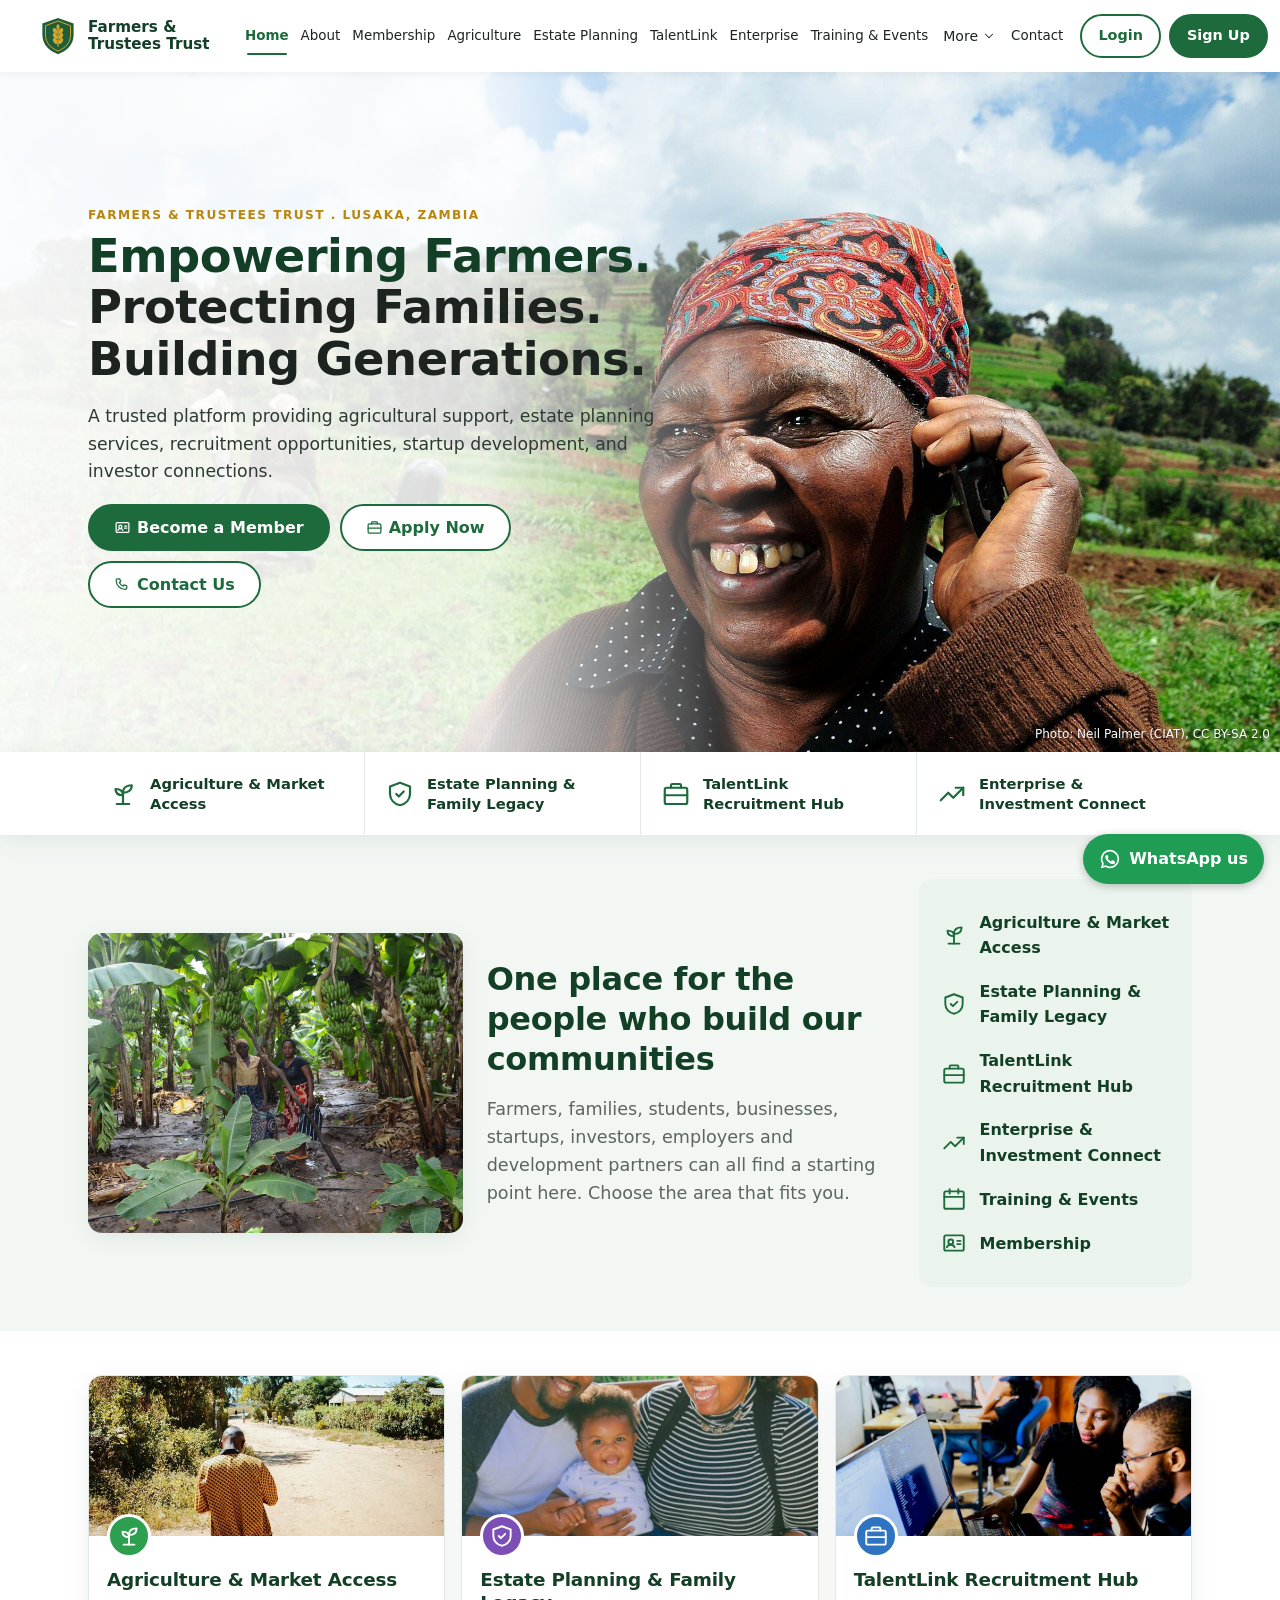
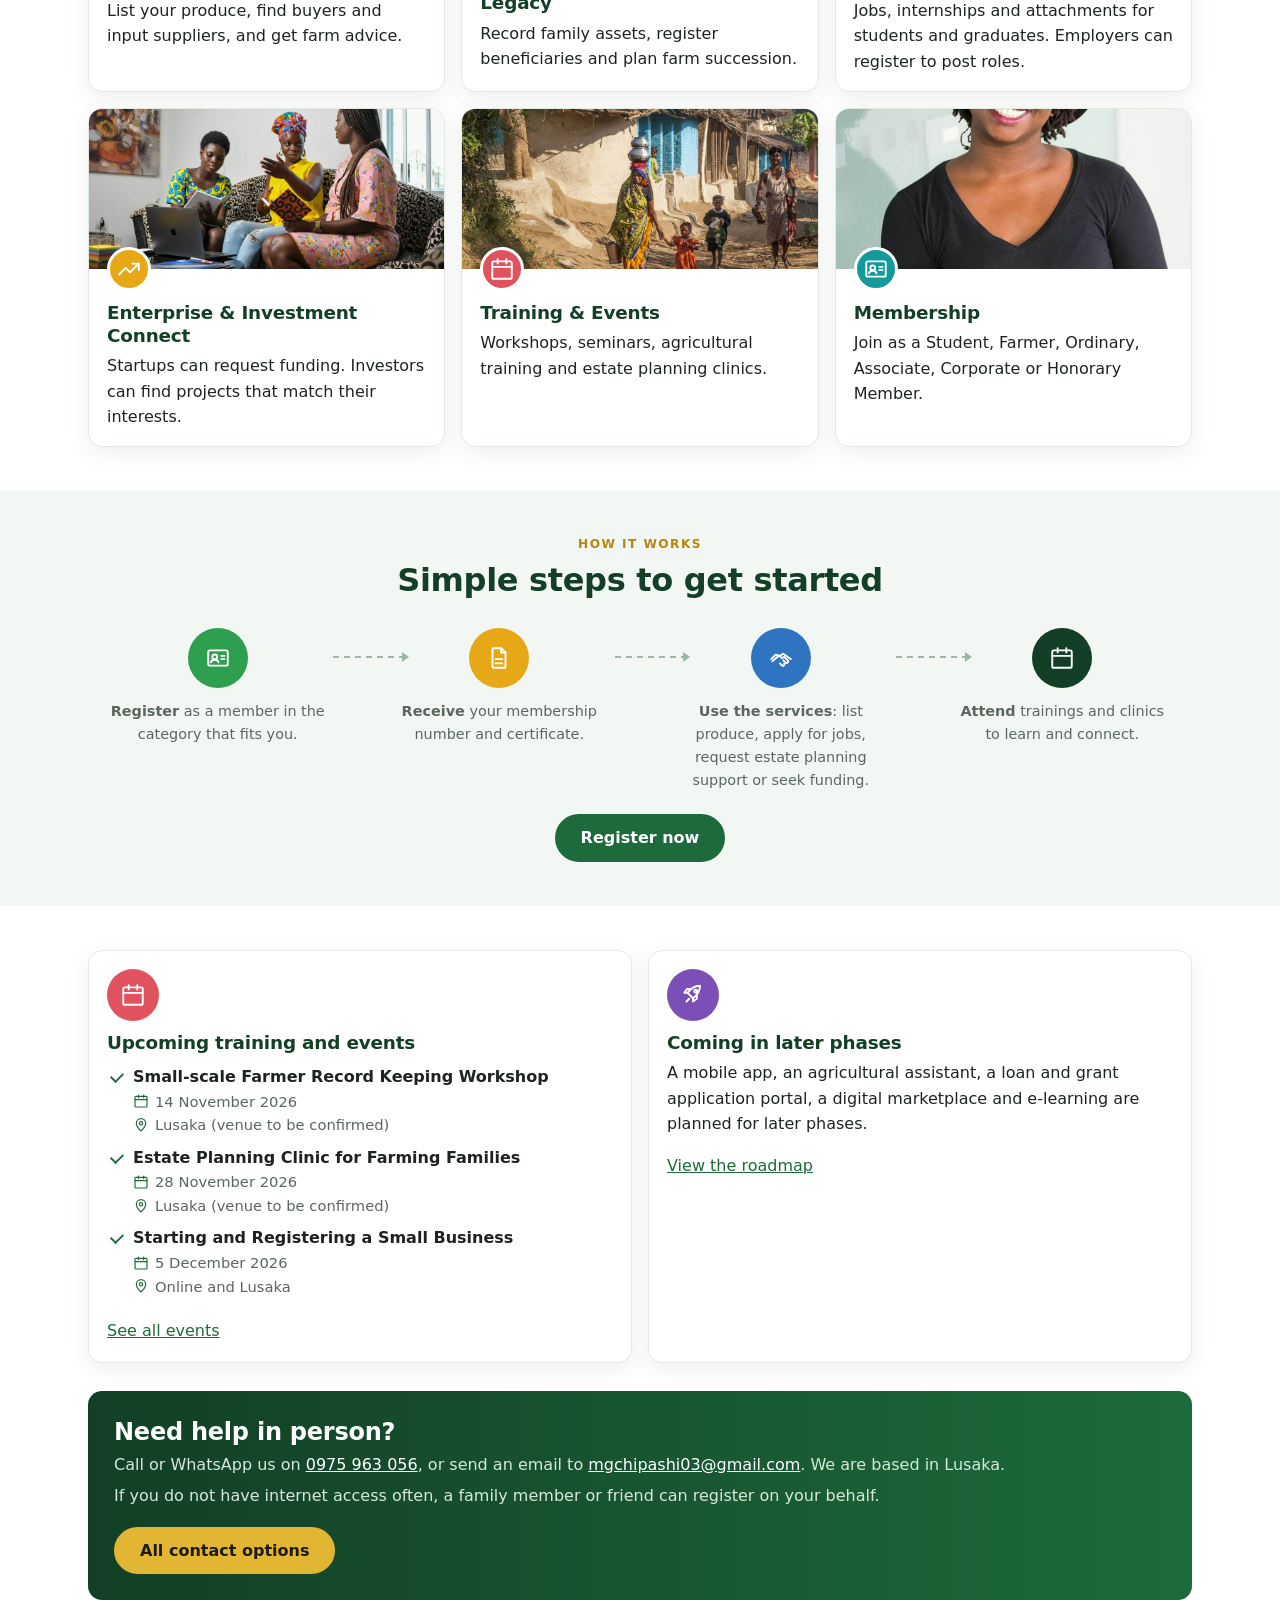
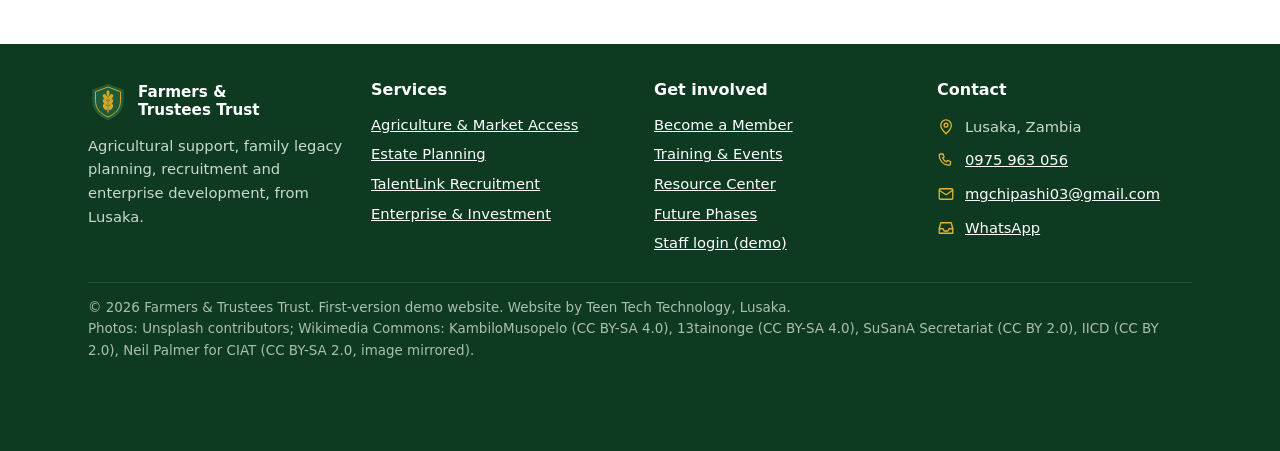
<file: index.html>
<!doctype html>
<html lang="en">
<head>
<meta charset="utf-8">
<meta name="viewport" content="width=device-width,initial-scale=1">
<title>Farmers & Trustees Trust | Agriculture, Family Legacy, Jobs and Enterprise in Zambia</title>
<meta name="description" content="A Lusaka-based trust supporting farmers, families, students, startups and investors with market access, estate planning, recruitment and enterprise support.">
<meta name="theme-color" content="#1f5c3a">
<link rel="icon" href="assets/img/logo.svg" type="image/svg+xml">
<link rel="stylesheet" href="assets/css/style.css">
</head>
<body>
<main id="main">
<section class="hero2"><img src="assets/img/hero-phone.jpg" alt="A smiling farmer talking on a mobile phone in a green vegetable field" width="1920" height="1276">
<div class="wrap">
<span class="kicker">Farmers &amp; Trustees Trust . Lusaka, Zambia</span>
<h1>Empowering Farmers.<span>Protecting Families. Building Generations.</span></h1>
<p>A trusted platform providing agricultural support, estate planning services, recruitment opportunities, startup development, and investor connections.</p>
<div class="btns"><a class="btn" href="membership.html"><i data-i="id"></i>Become a Member</a><a class="btn line" style="background:#fff" href="talentlink.html#apply"><i data-i="briefcase"></i>Apply Now</a><a class="btn line" style="background:#fff" href="contact.html"><i data-i="phone"></i>Contact Us</a></div>
</div><span class="credit">Photo: Neil Palmer (CIAT), CC BY-SA 2.0</span></section>

<div class="strip"><div class="wrap">
<a href="agriculture.html"><i data-i="sprout"></i><span><b>Agriculture &amp; Market Access</b></span></a>
<a href="estate.html"><i data-i="shield"></i><span><b>Estate Planning &amp; Family Legacy</b></span></a>
<a href="talentlink.html"><i data-i="briefcase"></i><span><b>TalentLink Recruitment Hub</b></span></a>
<a href="enterprise.html"><i data-i="trend"></i><span><b>Enterprise &amp; Investment Connect</b></span></a>
</div></div>

<section><div class="wrap about3">
<img src="assets/img/hero.jpg" alt="Farmers working among banana plants in Chiawa, Zambia" loading="lazy">
<div><h2>One place for the people who build our communities</h2>
<p class="lead">Farmers, families, students, businesses, startups, investors, employers and development partners can all find a starting point here. Choose the area that fits you.</p></div>
<div class="side-card"><ul>
<li><i data-i="sprout"></i><span><b>Agriculture &amp; Market Access</b></span></li>
<li><i data-i="shield"></i><span><b>Estate Planning &amp; Family Legacy</b></span></li>
<li><i data-i="briefcase"></i><span><b>TalentLink Recruitment Hub</b></span></li>
<li><i data-i="trend"></i><span><b>Enterprise &amp; Investment Connect</b></span></li>
<li><i data-i="calendar"></i><span><b>Training &amp; Events</b></span></li>
<li><i data-i="id"></i><span><b>Membership</b></span></li>
</ul></div>
</div></section>

<section class="alt"><div class="wrap">
<div class="grid g3">
<a class="card photo" href="agriculture.html" style="text-decoration:none;color:inherit"><img src="assets/img/rural-road.jpg" alt="A farmer walking along a rural road" loading="lazy"><div class="in"><span class="badge b1"><i data-i="sprout"></i></span><h3>Agriculture &amp; Market Access</h3><p>List your produce, find buyers and input suppliers, and get farm advice.</p></div></a>
<a class="card photo" href="estate.html" style="text-decoration:none;color:inherit"><img src="assets/img/family.jpg" alt="Parents sitting with their young child" loading="lazy"><div class="in"><span class="badge b4"><i data-i="shield"></i></span><h3>Estate Planning &amp; Family Legacy</h3><p>Record family assets, register beneficiaries and plan farm succession.</p></div></a>
<a class="card photo" href="talentlink.html" style="text-decoration:none;color:inherit"><img src="assets/img/talent.jpg" alt="Two young professionals working at a computer" loading="lazy"><div class="in"><span class="badge b3"><i data-i="briefcase"></i></span><h3>TalentLink Recruitment Hub</h3><p>Jobs, internships and attachments for students and graduates. Employers can register to post roles.</p></div></a>
<a class="card photo" href="enterprise.html" style="text-decoration:none;color:inherit"><img src="assets/img/enterprise.jpg" alt="Three women discussing business plans around a laptop" loading="lazy"><div class="in"><span class="badge b2"><i data-i="trend"></i></span><h3>Enterprise &amp; Investment Connect</h3><p>Startups can request funding. Investors can find projects that match their interests.</p></div></a>
<a class="card photo" href="events.html" style="text-decoration:none;color:inherit"><img src="assets/img/community.jpg" alt="A woman and children walking through a village" loading="lazy"><div class="in"><span class="badge b5"><i data-i="calendar"></i></span><h3>Training &amp; Events</h3><p>Workshops, seminars, agricultural training and estate planning clinics.</p></div></a>
<a class="card photo" href="membership.html" style="text-decoration:none;color:inherit"><img src="assets/img/about.jpg" alt="A smiling woman" loading="lazy"><div class="in"><span class="badge b6"><i data-i="id"></i></span><h3>Membership</h3><p>Join as a Student, Farmer, Ordinary, Associate, Corporate or Honorary Member.</p></div></a>
</div></div></section>

<section><div class="wrap">
<div class="sec-head"><span class="kicker">How it works</span><h2>Simple steps to get started</h2></div>
<ol class="steps">
<li><span class="badge b1"><i data-i="id"></i></span><p><b>Register</b> as a member in the category that fits you.</p></li>
<li><span class="badge b2"><i data-i="file"></i></span><p><b>Receive</b> your membership number and certificate.</p></li>
<li><span class="badge b3"><i data-i="handshake"></i></span><p><b>Use the services</b>: list produce, apply for jobs, request estate planning support or seek funding.</p></li>
<li><span class="badge" style="background:var(--green-d)"><i data-i="calendar"></i></span><p><b>Attend</b> trainings and clinics to learn and connect.</p></li>
</ol>
<div style="text-align:center;margin-top:22px"><a class="btn" href="membership.html">Register now</a></div>
</div></section>

<section class="alt"><div class="wrap">
<div class="grid g2">
<div class="card"><span class="badge b5"><i data-i="calendar"></i></span><h3>Upcoming training and events</h3><div id="home-events"></div><a href="events.html">See all events</a></div>
<div class="card"><span class="badge b4"><i data-i="rocket"></i></span><h3>Coming in later phases</h3><p>A mobile app, an agricultural assistant, a loan and grant application portal, a digital marketplace and e-learning are planned for later phases.</p><a href="roadmap.html">View the roadmap</a></div>
</div>
<div class="cta-band" style="margin-top:28px"><div><h2>Need help in person?</h2><p>Call or WhatsApp us on <a style="color:#fff" href="tel:+260975963056">0975 963 056</a>, or send an email to <a style="color:#fff" href="mailto:mgchipashi03@gmail.com">mgchipashi03@gmail.com</a>. We are based in Lusaka.</p><p>If you do not have internet access often, a family member or friend can register on your behalf.</p></div><a class="btn gold" href="contact.html">All contact options</a></div>
</div></section>

</main>
<script src="assets/js/app.js"></script>

<script>
document.getElementById("home-events").innerHTML="<ul class='ticks'>"+FTT.SEED.events.slice(0,3).map(function(e){return "<li><b>"+FTT.esc(e.title)+"</b><span class='meta-line'>"+FTT.ic('calendar')+new Date(e.date).toLocaleDateString('en-GB',{day:'numeric',month:'long',year:'numeric'})+"</span><span class='meta-line'>"+FTT.ic('pin')+FTT.esc(e.venue)+"</span></li>"}).join("")+"</ul>";
</script>

</body>
</html>
</file>
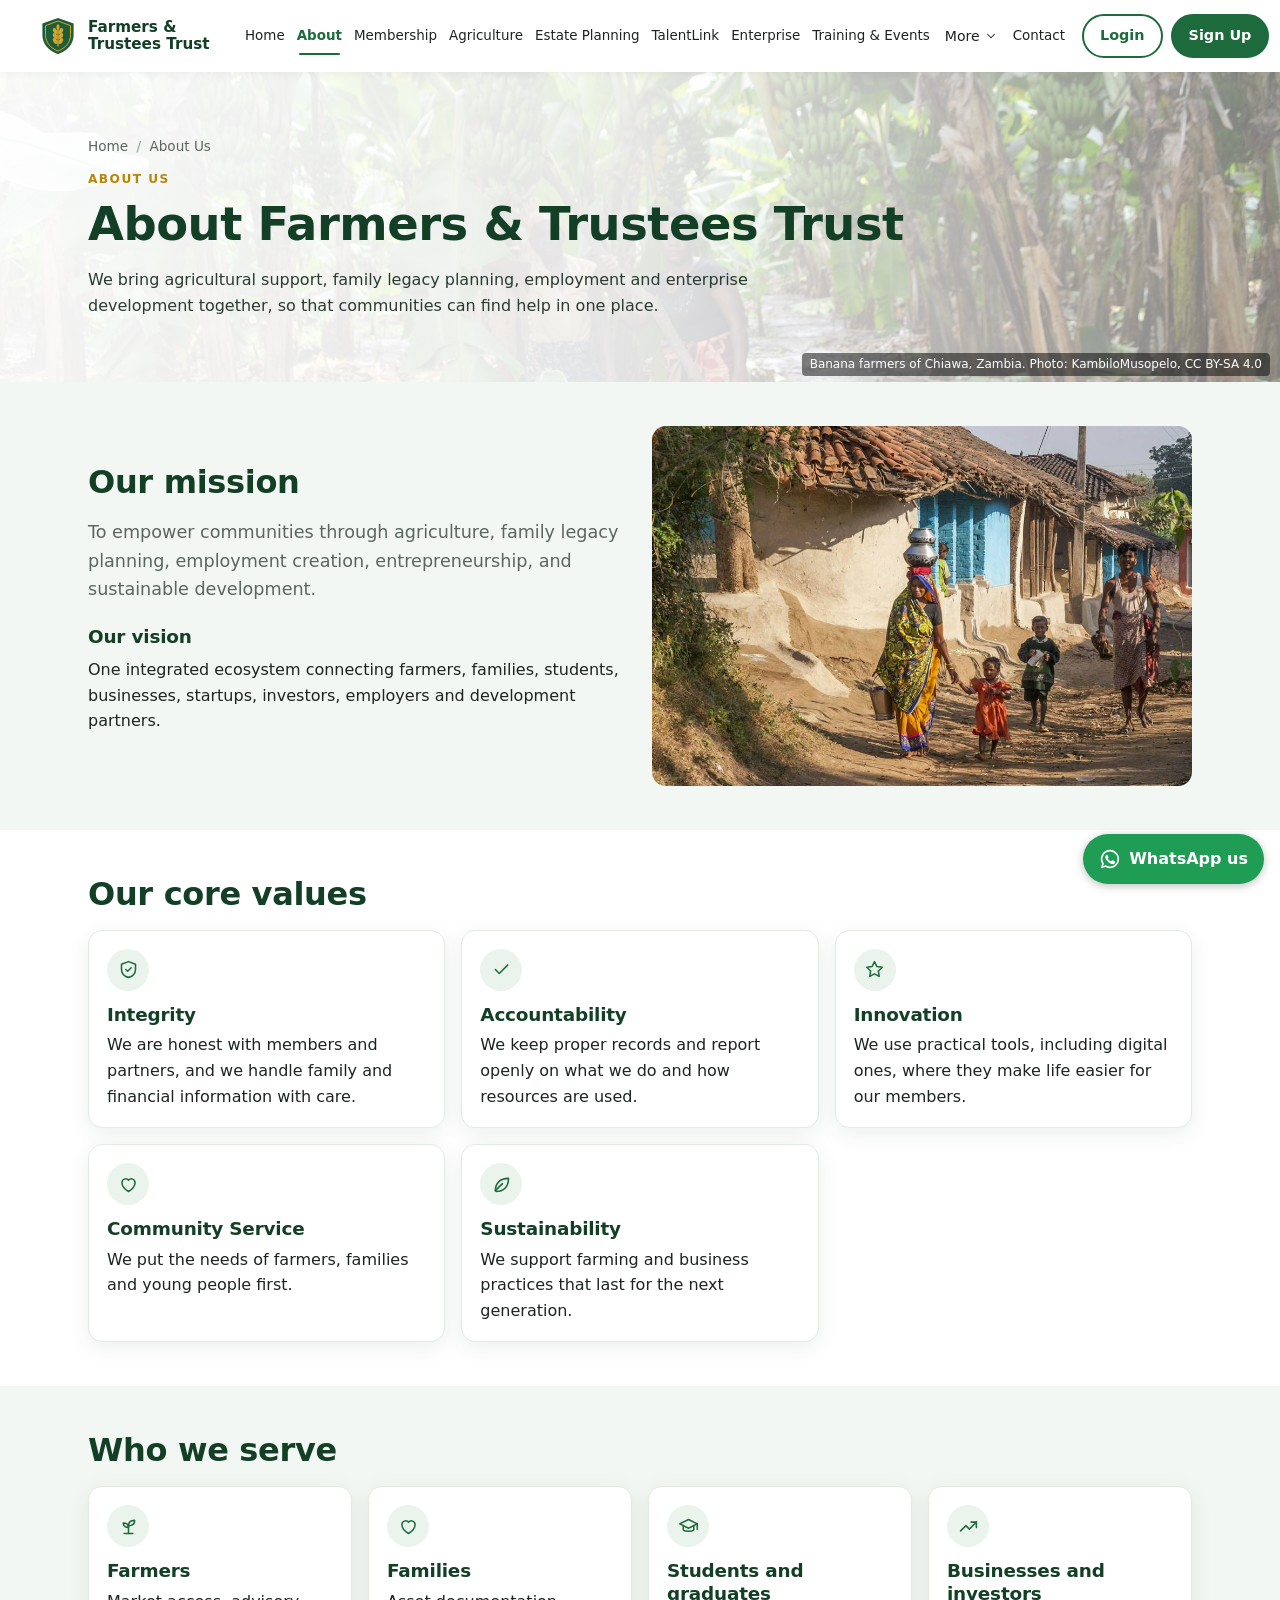
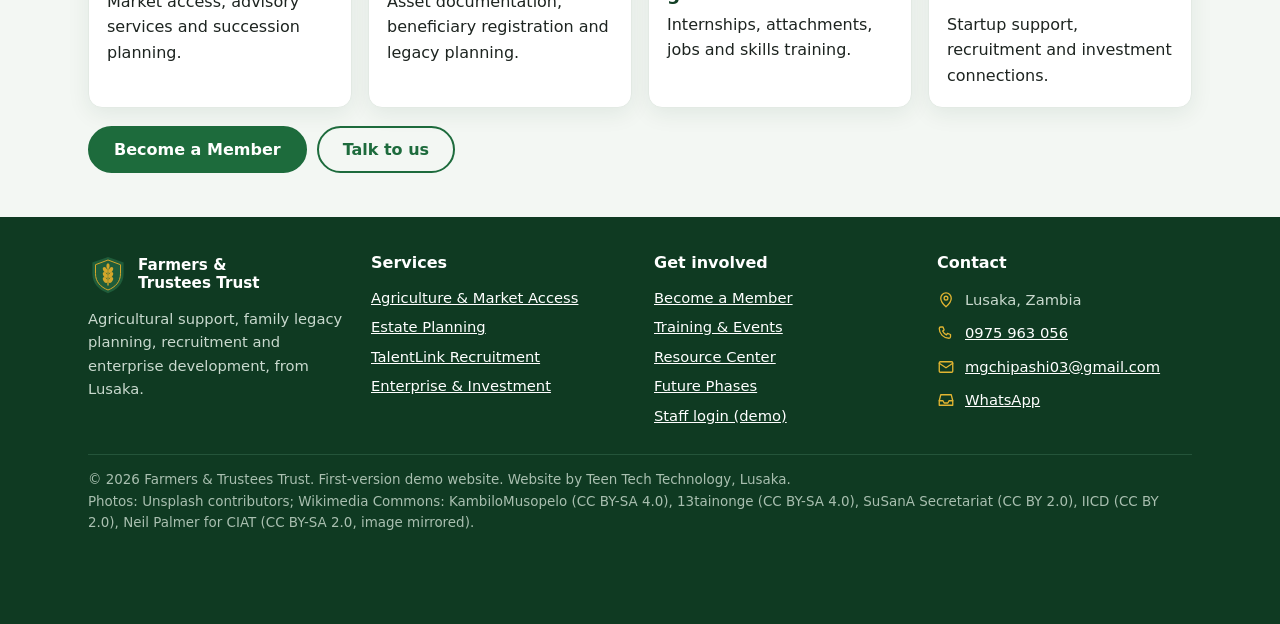
<file: about.html>
<!doctype html>
<html lang="en">
<head>
<meta charset="utf-8">
<meta name="viewport" content="width=device-width,initial-scale=1">
<title>About Us | Farmers & Trustees Trust</title>
<meta name="description" content="Our mission, values and the communities we serve in Zambia.">
<meta name="theme-color" content="#1f5c3a">
<link rel="icon" href="assets/img/logo.svg" type="image/svg+xml">
<link rel="stylesheet" href="assets/css/style.css">
</head>
<body>
<main id="main">
<div class="page-head"><div class="wrap"><span class="kicker">About us</span><h1>About Farmers &amp; Trustees Trust</h1><p>We bring agricultural support, family legacy planning, employment and enterprise development together, so that communities can find help in one place.</p></div></div>
<section><div class="wrap split">
<div><h2>Our mission</h2><p class="lead">To empower communities through agriculture, family legacy planning, employment creation, entrepreneurship, and sustainable development.</p>
<h3>Our vision</h3><p>One integrated ecosystem connecting farmers, families, students, businesses, startups, investors, employers and development partners.</p></div>
<img src="assets/img/community.jpg" alt="A woman carrying water with children walking beside her in a village" loading="lazy"></div></section>
<section class="alt"><div class="wrap"><h2>Our core values</h2>
<div class="grid g3">
<div class="card"><span class="ci"><i data-i="shield"></i></span><h3>Integrity</h3><p>We are honest with members and partners, and we handle family and financial information with care.</p></div>
<div class="card"><span class="ci"><i data-i="check"></i></span><h3>Accountability</h3><p>We keep proper records and report openly on what we do and how resources are used.</p></div>
<div class="card"><span class="ci"><i data-i="star"></i></span><h3>Innovation</h3><p>We use practical tools, including digital ones, where they make life easier for our members.</p></div>
<div class="card"><span class="ci"><i data-i="heart"></i></span><h3>Community Service</h3><p>We put the needs of farmers, families and young people first.</p></div>
<div class="card"><span class="ci"><i data-i="leaf"></i></span><h3>Sustainability</h3><p>We support farming and business practices that last for the next generation.</p></div>
</div></div></section>
<section><div class="wrap"><h2>Who we serve</h2>
<div class="grid g4">
<div class="card"><span class="ci"><i data-i="sprout"></i></span><h3>Farmers</h3><p>Market access, advisory services and succession planning.</p></div>
<div class="card"><span class="ci"><i data-i="heart"></i></span><h3>Families</h3><p>Asset documentation, beneficiary registration and legacy planning.</p></div>
<div class="card"><span class="ci"><i data-i="graduation"></i></span><h3>Students and graduates</h3><p>Internships, attachments, jobs and skills training.</p></div>
<div class="card"><span class="ci"><i data-i="trend"></i></span><h3>Businesses and investors</h3><p>Startup support, recruitment and investment connections.</p></div>
</div>
<div class="btns"><a class="btn" href="membership.html">Become a Member</a><a class="btn line" href="contact.html">Talk to us</a></div>
</div></section>

</main>
<script src="assets/js/app.js"></script>

</body>
</html>
</file>
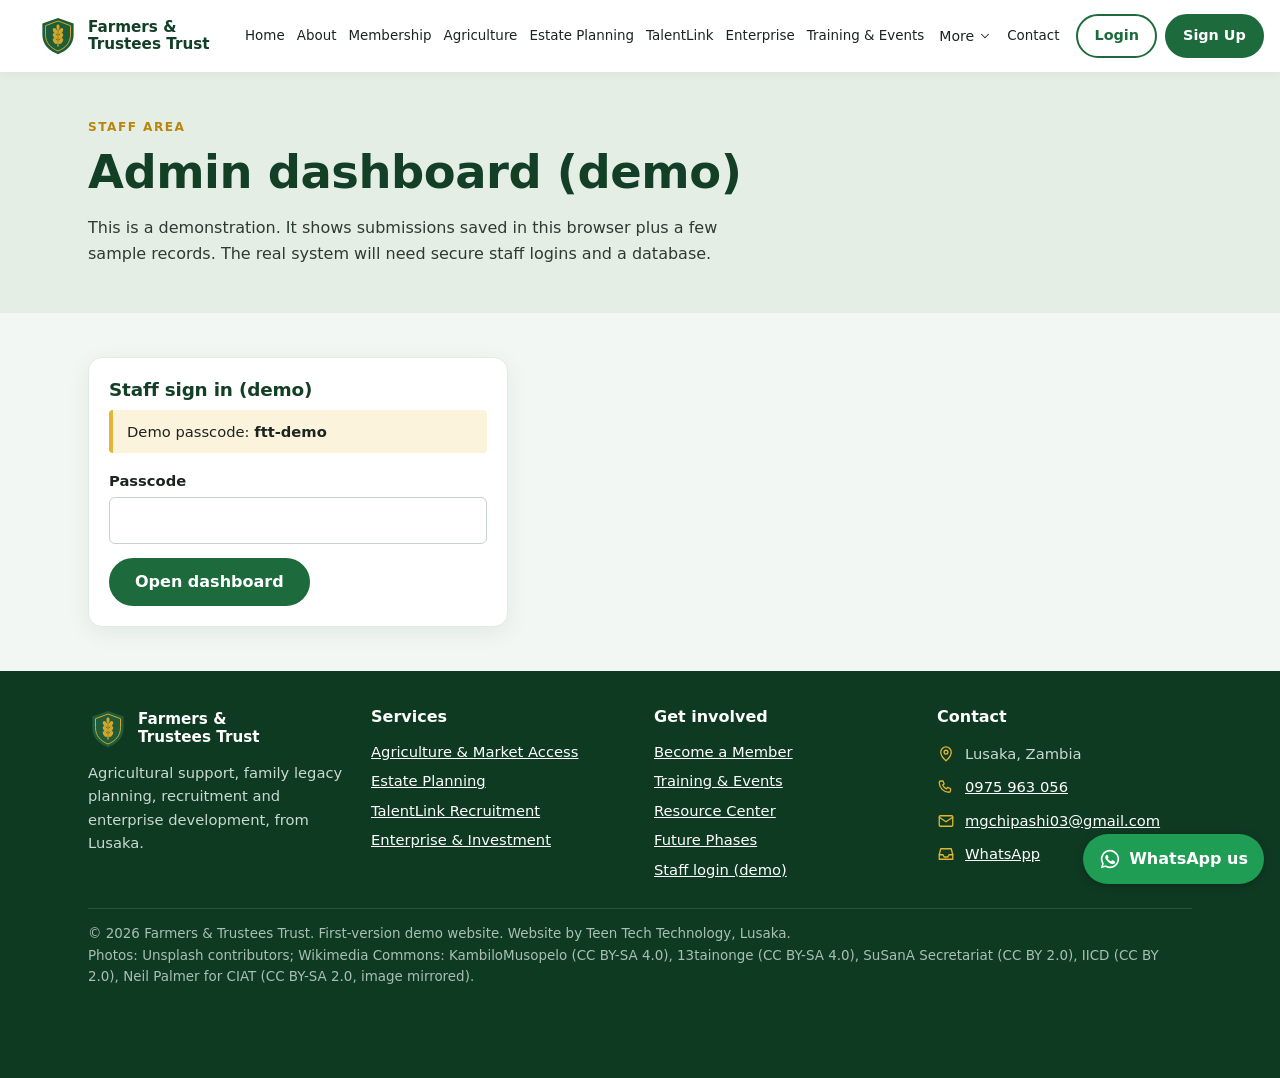
<file: admin.html>
<!doctype html>
<html lang="en">
<head>
<meta charset="utf-8">
<meta name="viewport" content="width=device-width,initial-scale=1">
<title>Admin Dashboard (Demo) | Farmers & Trustees Trust</title>
<meta name="description" content="Demo staff dashboard for Farmers & Trustees Trust.">
<meta name="theme-color" content="#1f5c3a">
<link rel="icon" href="assets/img/logo.svg" type="image/svg+xml">
<link rel="stylesheet" href="assets/css/style.css">
</head>
<body>
<main id="main">
<div class="page-head"><div class="wrap"><span class="kicker">Staff area</span><h1>Admin dashboard (demo)</h1><p>This is a demonstration. It shows submissions saved in this browser plus a few sample records. The real system will need secure staff logins and a database.</p></div></div>
<section id="gate"><div class="wrap"><form class="f" id="gateForm" style="max-width:420px" novalidate><h3>Staff sign in (demo)</h3><p class="note">Demo passcode: <b>ftt-demo</b></p>
<div class="field"><label for="pass">Passcode</label><input id="pass" type="password" required autocomplete="off"><div class="err">Incorrect passcode.</div></div><button class="btn">Open dashboard</button></form></div></section>
<section id="adminApp" hidden><div class="wrap">
<div class="btns no-print" style="margin:0 0 14px;justify-content:space-between;align-items:center"><span class="muted" id="adminNote"></span><span><button class="btn sm line" id="exportAll" type="button">Export all (JSON)</button> <button class="btn sm line" id="clearDemo" type="button">Clear demo submissions</button> <button class="btn sm line" id="signOut" type="button">Sign out</button></span></div>
<div class="tabs" id="atabs"><button data-tab="reports" class="on"><i data-i="chart"></i>Reports &amp; analytics</button><button data-tab="members"><i data-i="id"></i>Member management</button><button data-tab="users"><i data-i="users"></i>User management</button><button data-tab="jobs"><i data-i="briefcase"></i>Job applications</button><button data-tab="startups"><i data-i="rocket"></i>Startup applications</button><button data-tab="investors"><i data-i="trend"></i>Investor applications</button><button data-tab="estate"><i data-i="shield"></i>Estate planning records</button><button data-tab="events"><i data-i="calendar"></i>Events &amp; attendance</button><button data-tab="other"><i data-i="inbox"></i>Other submissions</button><button data-tab="docs"><i data-i="folder"></i>Document management</button></div>
<div class="panel on" id="reports"></div><div class="panel" id="members"></div><div class="panel" id="users"></div><div class="panel" id="jobs"></div><div class="panel" id="startups"></div><div class="panel" id="investors"></div><div class="panel" id="estate"></div><div class="panel" id="events"></div><div class="panel" id="other"></div><div class="panel" id="docs"></div>
</div></section>

</main>
<script src="assets/js/app.js"></script>

<script>
(function(){var S=FTT.S,esc=FTT.esc,SE=FTT.SEED;
var EXTRA={jobApps:[{id:"SAMPLE-A1",name:"Sample Applicant",position:"Agronomy Intern",qualification:"Diploma",email:"applicant@example.com",phone:"0970000003",created:"2026-10-01T08:00:00Z",status:"New",seed:true}],
 estate:[{id:"SAMPLE-E1",name:"Sample Estate Client",service:"Farm Succession Planning",hasWill:"No",phone:"0970000004",created:"2026-10-05T08:00:00Z",status:"New",seed:true}]};
function data(k){return (SE[k]&&k!=="jobs"&&k!=="events"?SE[k]:[]).concat(EXTRA[k]||[]).concat(S.all(k))}
function d(x){return x?new Date(x).toLocaleDateString("en-GB"):""}
function cell(r,c){var v=r[c];if(Array.isArray(v))v=v.length+" item(s)";if(c==="created")v=d(v);if(c==="amount"||c==="min"||c==="max")v=v?FTT.money(v):"";return esc(v)}
function table(k,cols,heads,actions){var a=data(k);return '<div class="scroll"><table class="tbl"><thead><tr>'+heads.map(function(h){return'<th>'+h+'</th>'}).join("")+(actions?'<th>Action</th>':'')+'</tr></thead><tbody>'+
 (a.length?a.slice().reverse().map(function(r){return '<tr>'+cols.map(function(c){return '<td>'+cell(r,c)+'</td>'}).join("").replace('<td>','<td>'+(r.seed?'<span class="tag gold">Sample</span> ':''))+(actions?'<td>'+actions(r,k)+'</td>':'')+'</tr>'}).join(""):'<tr><td colspan="'+(cols.length+1)+'">No records yet.</td></tr>')+'</tbody></table></div>'+
 '<div class="btns" style="margin-top:8px"><button class="btn sm line" data-csv="'+k+'" type="button">Download CSV</button></div>'}
function statusBtn(r,k){if(r.seed)return '<span class="muted">Sample</span>';var st=r.status==="Active"?"Approved":r.status;return '<select aria-label="Status" data-status="'+k+'|'+esc(r.id)+'">'+["New","Pending","Approved","Declined"].map(function(o){return '<option'+(st===o?" selected":"")+'>'+o+'</option>'}).join("")+'</select>'}
function bars(rows){var max=Math.max.apply(null,rows.map(function(r){return r[1]}).concat([1]));return '<div class="bars">'+rows.map(function(r){return '<div class="bar"><span>'+esc(r[0])+'</span><div class="track"><div class="fill" style="width:'+(r[1]/max*100)+'%"></div></div><b>'+r[1]+'</b></div>'}).join("")+'</div>'}
function countBy(a,f){var o={};a.forEach(function(r){var v=r[f]||"Not given";o[v]=(o[v]||0)+1});return Object.keys(o).map(function(k){return[k,o[k]]})}
var KEYS=["members","jobApps","startups","investors","estate","assets","beneficiaries","eventRegs","contacts","produce","produceRequests","farmers","buyers","advisory","employers","candidates"];
function n(k){return S.all(k).length}
function render(){
 var mem=data("members");
 document.getElementById("adminNote").textContent="Showing "+KEYS.reduce(function(s,k){return s+n(k)},0)+" submission(s) from this browser, plus sample records.";
 document.getElementById("reports").innerHTML='<div class="grid g4" style="margin-bottom:18px"><div class="stat"><b>'+mem.length+'</b>Members</div><div class="stat"><b>'+data("jobApps").length+'</b>Job applications</div><div class="stat"><b>'+data("startups").length+'</b>Startups</div><div class="stat"><b>'+data("estate").length+'</b>Estate clients</div></div>'+
 '<div class="grid g2"><div class="card"><h3>Members by category</h3>'+bars(countBy(mem,"category"))+'</div><div class="card"><h3>Submissions from this browser, by service</h3>'+bars([["Membership",n("members")],["Agriculture",n("produce")+n("produceRequests")+n("farmers")+n("buyers")+n("advisory")],["Estate planning",n("estate")+n("assets")+n("beneficiaries")],["TalentLink",n("jobApps")+n("candidates")+n("employers")],["Enterprise",n("startups")+n("investors")],["Events",n("eventRegs")],["Contact",n("contacts")]])+'</div>'+
 '<div class="card"><h3>Members by province</h3>'+bars(countBy(mem,"province"))+'</div><div class="card"><h3>Startups by stage</h3>'+bars(["Idea","Early revenue","Growth"].map(function(s){return[s,data("startups").filter(function(x){return x.stage===s}).length]}))+'</div></div>';
 document.getElementById("members").innerHTML='<h2>Member management</h2>'+table("members",["id","fullName","category","phone","district","created","status"],["Membership no.","Name","Category","Phone","District","Joined","Status"],statusBtn);
 var users=[].concat(mem.map(function(m){return{t:"Member",n:m.fullName,c:m.phone,id:m.id,seed:m.seed}}),data("employers").map(function(m){return{t:"Employer",n:m.org,c:m.phone,id:m.id}}),data("investors").map(function(m){return{t:"Investor",n:m.name,c:m.phone||"",id:m.id,seed:m.seed}}),data("candidates").map(function(m){return{t:"Candidate",n:m.name,c:m.phone,id:m.id}}),data("farmers").map(function(m){return{t:"Farmer",n:m.name,c:m.phone,id:m.id}}),data("buyers").map(function(m){return{t:"Buyer",n:m.business,c:m.phone,id:m.id}}));
 document.getElementById("users").innerHTML='<h2>User management</h2><p class="muted">Everyone registered on the platform. In production each user will have a login and a role.</p><div class="scroll"><table class="tbl"><thead><tr><th>Type</th><th>Name</th><th>Phone</th><th>Reference</th></tr></thead><tbody>'+users.map(function(u){return '<tr><td>'+(u.seed?'<span class="tag gold">Sample</span> ':'')+esc(u.t)+'</td><td>'+esc(u.n)+'</td><td>'+esc(u.c)+'</td><td>'+esc(u.id)+'</td></tr>'}).join("")+'</tbody></table></div>';
 document.getElementById("jobs").innerHTML='<h2>Job applications</h2>'+table("jobApps",["id","name","position","qualification","email","cv","created","status"],["Ref","Name","Position","Qualification","Email","CV file","Date","Status"],statusBtn)+'<h3 style="margin-top:22px">Employers</h3>'+table("employers",["id","org","sector","contact","phone","vacancy","created"],["Ref","Organisation","Sector","Contact","Phone","Vacancy","Date"]);
 document.getElementById("startups").innerHTML='<h2>Startup applications</h2>'+table("startups",["id","bizName","founder","sector","stage","amount","pitchDeck","created","status"],["Ref","Business","Founder","Sector","Stage","Requested","Pitch deck","Date","Status"],statusBtn);
 document.getElementById("investors").innerHTML='<h2>Investor applications</h2>'+table("investors",["id","name","sectors","stage","min","max","email","created","status"],["Ref","Name","Interests","Stage","Min","Max","Email","Date","Status"],statusBtn);
 document.getElementById("estate").innerHTML='<h2>Estate planning records</h2><p class="note">Sensitive personal data. In production this must be access-controlled and encrypted.</p>'+table("estate",["id","name","service","hasWill","phone","created","status"],["Ref","Name","Service","Has will","Phone","Date","Status"],statusBtn)+
  '<h3 style="margin-top:22px">Family asset inventories</h3>'+table("assets",["id","owner","phone","items","created"],["Ref","Owner","Phone","Assets","Date"],function(r){return '<button class="btn sm line" data-view="assets|'+esc(r.id)+'" type="button">View</button>'})+
  '<h3 style="margin-top:22px">Beneficiary registrations</h3>'+table("beneficiaries",["id","owner","phone","people","created"],["Ref","Registered by","Phone","Beneficiaries","Date"],function(r){return '<button class="btn sm line" data-view="beneficiaries|'+esc(r.id)+'" type="button">View</button>'})+'<div id="viewBox" style="margin-top:14px"></div>';
 document.getElementById("events").innerHTML='<h2>Events and attendance</h2><p class="muted">Tick "Attended" after an event. The participant can then generate a certificate on the Training &amp; Events page.</p>'+table("eventRegs",["id","name","eventTitle","phone","role","created"],["Ref","Name","Event","Phone","Role","Registered"],function(r){return '<label class="check"><input type="checkbox" data-att="'+esc(r.id)+'"'+(r.attended?" checked":"")+'> Attended</label>'});
 document.getElementById("other").innerHTML='<h2>Other submissions</h2><h3>Contact messages</h3>'+table("contacts",["id","name","phone","subject","message","created"],["Ref","Name","Phone","Subject","Message","Date"])+
  '<h3 style="margin-top:22px">Produce listings</h3>'+table("produce",["id","farmer","crop","qty","price","location"],["Ref","Farmer","Crop","Quantity","Price","Location"])+
  '<h3 style="margin-top:22px">Produce requests</h3>'+table("produceRequests",["id","buyer","crop","qty","location","created"],["Ref","Buyer","Product","Quantity","Location","Date"])+
  '<h3 style="margin-top:22px">Farmer registrations</h3>'+table("farmers",["id","name","district","crops","ftype","created"],["Ref","Name","District","Crops","Type","Date"])+
  '<h3 style="margin-top:22px">Buyer registrations</h3>'+table("buyers",["id","business","contact","products","location","created"],["Ref","Business","Contact","Products","Location","Date"])+
  '<h3 style="margin-top:22px">Advisory requests</h3>'+table("advisory",["id","name","topic","district","question","created"],["Ref","Name","Topic","District","Question","Date"])+
  '<h3 style="margin-top:22px">Candidate profiles</h3>'+table("candidates",["id","name","status2","ptype","skills","created"],["Ref","Name","Status","Looking for","Skills","Date"]);
 var files=[].concat(S.all("jobApps").filter(function(a){return a.cv}).map(function(a){return["CV",a.cv,a.name,a.id]}),S.all("startups").filter(function(a){return a.pitchDeck}).map(function(a){return["Pitch deck",a.pitchDeck,a.bizName,a.id]}));
 document.getElementById("docs").innerHTML='<h2>Document management</h2><h3>Published forms</h3><div class="scroll"><table class="tbl"><thead><tr><th>Document</th><th>Status</th><th>File</th></tr></thead><tbody>'+
  [["Membership form","Published","assets/docs/FTT-Membership-Form.pdf"],["Internship application form","Published","assets/docs/FTT-Internship-Application-Form.pdf"],["Estate planning forms","Published","assets/docs/FTT-Estate-Planning-Forms.pdf"],["Business templates","Not yet provided",""],["Training materials","Not yet provided",""]].map(function(x){return '<tr><td>'+x[0]+'</td><td>'+x[1]+'</td><td>'+(x[2]?'<a href="'+x[2]+'" target="_blank">Open</a>':'')+'</td></tr>'}).join("")+'</tbody></table></div>'+
  '<h3 style="margin-top:22px">Files attached to applications</h3><p class="muted">The demo records file names only. Production needs secure file storage.</p><div class="scroll"><table class="tbl"><thead><tr><th>Type</th><th>File name</th><th>From</th><th>Ref</th></tr></thead><tbody>'+(files.length?files.map(function(f){return '<tr><td>'+f.map(esc).join('</td><td>')+'</td></tr>'}).join(""):'<tr><td colspan="4">No files attached yet.</td></tr>')+'</tbody></table></div>';
}
function csv(k){var a=data(k);if(!a.length){FTT.toast("Nothing to export");return}var cols=Object.keys(a.reduce(function(o,r){Object.keys(r).forEach(function(c){o[c]=1});return o},{}));
 var t=[cols.join(",")].concat(a.map(function(r){return cols.map(function(c){var v=r[c];if(typeof v==="object")v=JSON.stringify(v);return '"'+String(v==null?"":v).replace(/"/g,'""')+'"'}).join(",")})).join("\n");
 var l=document.createElement("a");l.href=URL.createObjectURL(new Blob([t],{type:"text/csv"}));l.download="ftt-"+k+".csv";l.click()}
document.addEventListener("click",function(e){var b=e.target.closest("[data-csv]");if(b)csv(b.dataset.csv);
 var v=e.target.closest("[data-view]");if(v){var p=v.dataset.view.split("|"),r=data(p[0]).filter(function(x){return x.id===p[1]})[0],list=r.items||r.people||[];
  document.getElementById("viewBox").innerHTML='<div class="card"><h3>'+esc(r.id)+' . '+esc(r.owner)+'</h3><div class="scroll"><table class="tbl"><thead><tr>'+Object.keys(list[0]||{}).map(function(c){return'<th>'+esc(c)+'</th>'}).join("")+'</tr></thead><tbody>'+list.map(function(i){return '<tr>'+Object.keys(i).map(function(c){return '<td>'+esc(c==="value"&&i[c]?FTT.money(i[c]):i[c])+'</td>'}).join("")+'</tr>'}).join("")+'</tbody></table></div></div>'}});
document.addEventListener("change",function(e){var s=e.target.dataset.status,a=e.target.dataset.att;
 if(s){var p=s.split("|"),arr=S.all(p[0]);arr.forEach(function(r){if(r.id===p[1])r.status=e.target.value});S.set(p[0],arr);FTT.toast("Status updated")}
 if(a){var arr2=S.all("eventRegs");arr2.forEach(function(r){if(r.id===a)r.attended=e.target.checked});S.set("eventRegs",arr2);FTT.toast(e.target.checked?"Marked as attended":"Attendance removed")}});
function open(){document.getElementById("gate").hidden=true;document.getElementById("adminApp").hidden=false;render()}
document.getElementById("gateForm").onsubmit=function(e){e.preventDefault();var p=document.getElementById("pass");if(p.value==="ftt-demo"){sessionStorage.setItem("ftt_admin","1");open()}else p.closest(".field").classList.add("bad")};
document.getElementById("signOut").onclick=function(){sessionStorage.removeItem("ftt_admin");location.reload()};
document.getElementById("clearDemo").onclick=function(){if(!confirm("Remove all demo submissions saved in this browser?"))return;Object.keys(localStorage).filter(function(k){return k.indexOf("ftt_")===0}).forEach(function(k){localStorage.removeItem(k)});render();FTT.toast("Demo submissions cleared")};
document.getElementById("exportAll").onclick=function(){var o={};Object.keys(localStorage).filter(function(k){return k.indexOf("ftt_")===0}).forEach(function(k){o[k]=JSON.parse(localStorage.getItem(k))});var l=document.createElement("a");l.href=URL.createObjectURL(new Blob([JSON.stringify(o,null,2)],{type:"application/json"}));l.download="ftt-demo-data.json";l.click()};
if(sessionStorage.getItem("ftt_admin"))open();
})();
</script>

</body>
</html>
</file>
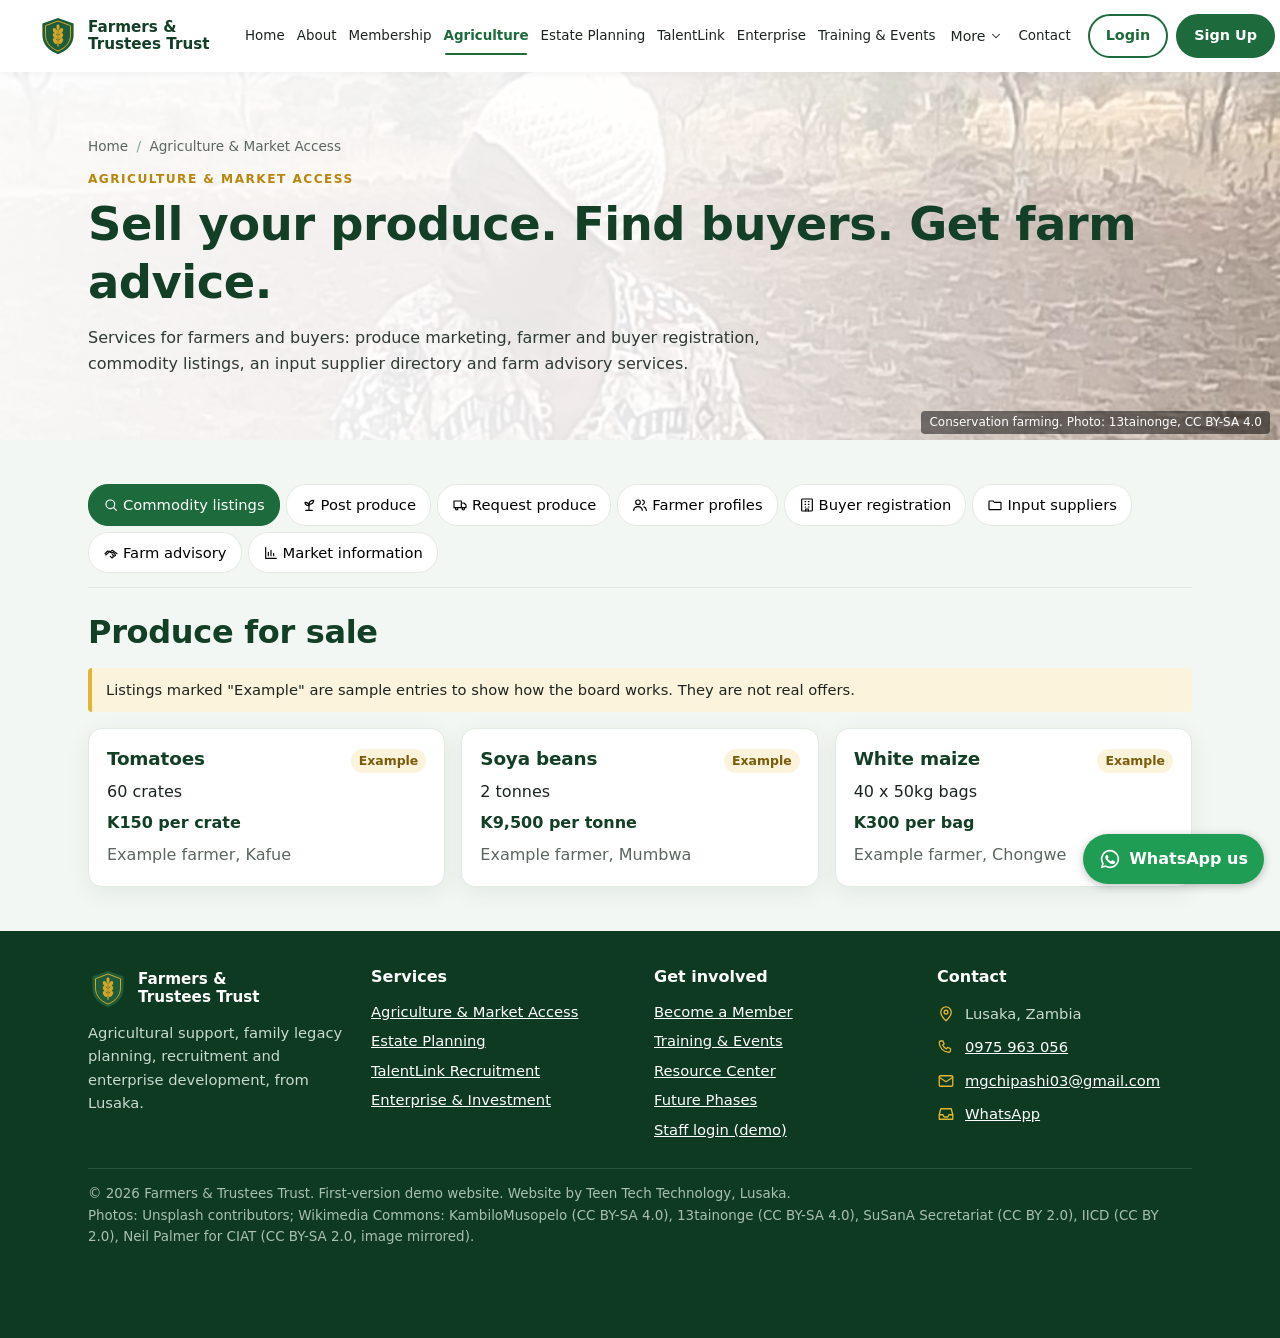
<file: agriculture.html>
<!doctype html>
<html lang="en">
<head>
<meta charset="utf-8">
<meta name="viewport" content="width=device-width,initial-scale=1">
<title>Agriculture & Market Access | Farmers & Trustees Trust</title>
<meta name="description" content="Post produce for sale, find buyers, register as a farmer or buyer, find input suppliers and request farm advice.">
<meta name="theme-color" content="#1f5c3a">
<link rel="icon" href="assets/img/logo.svg" type="image/svg+xml">
<link rel="stylesheet" href="assets/css/style.css">
</head>
<body>
<main id="main">
<div class="page-head"><div class="wrap"><span class="kicker">Agriculture &amp; market access</span><h1>Sell your produce. Find buyers. Get farm advice.</h1><p>Services for farmers and buyers: produce marketing, farmer and buyer registration, commodity listings, an input supplier directory and farm advisory services.</p></div></div>
<section><div class="wrap">
<div class="tabs">
<button data-tab="market" class="on"><i data-i="search"></i>Commodity listings</button><button data-tab="sell"><i data-i="sprout"></i>Post produce</button><button data-tab="buy"><i data-i="truck"></i>Request produce</button><button data-tab="farmers"><i data-i="users"></i>Farmer profiles</button><button data-tab="buyers"><i data-i="building"></i>Buyer registration</button><button data-tab="inputs"><i data-i="folder"></i>Input suppliers</button><button data-tab="advice"><i data-i="handshake"></i>Farm advisory</button><button data-tab="prices"><i data-i="chart"></i>Market information</button>
</div>
<div class="panel on" id="market"><h2>Produce for sale</h2><p class="note">Listings marked "Example" are sample entries to show how the board works. They are not real offers.</p><div class="grid g3" id="listings"></div></div>
<div class="panel" id="sell"><div class="split" style="align-items:start">
<div><form class="f" id="produceForm" data-store="produce" data-prefix="PRD" novalidate><h3>Post produce for sale</h3>
<div class="fr c2"><div class="field"><label for="f-farmer-1155">Your name or farm name</label><input id="f-farmer-1155" name="farmer" type="text" required><div class="err">This field is required.</div></div><div class="field"><label for="f-phone-7235">Phone number</label><input id="f-phone-7235" name="phone" type="tel" inputmode="tel" data-phone="1" autocomplete="tel" required><div class="err">Enter a valid Zambian phone number, e.g. 0971234567.</div></div></div>
<div class="fr c2"><div class="field"><label for="f-crop-6771">Crop or product</label><select id="f-crop-6771" name="crop" required><option value="">Select...</option><option>White maize</option><option>Soya beans</option><option>Groundnuts</option><option>Beans</option><option>Tomatoes</option><option>Onions</option><option>Cabbage</option><option>Sweet potatoes</option><option>Cassava</option><option>Rapeseed</option><option>Poultry</option><option>Goats</option><option>Cattle</option><option>Fish</option><option>Other</option></select><div class="err">Please choose an option.</div></div><div class="field"><label for="f-qty-3657">Quantity available (e.g. 40 x 50kg bags)</label><input id="f-qty-3657" name="qty" type="text" required><div class="err">This field is required.</div></div></div>
<div class="fr c2"><div class="field"><label for="f-price-3498">Asking price in Kwacha (e.g. K300 per bag)</label><input id="f-price-3498" name="price" type="text" required><div class="err">This field is required.</div></div><div class="field"><label for="f-location-4307">Location (district)</label><input id="f-location-4307" name="location" type="text" required><div class="err">This field is required.</div></div></div>
<div class="field"><label for="f-available-7722">Date available <span class="opt">(optional)</span></label><input id="f-available-7722" name="available" type="date"><div class="err">Choose a date.</div></div>
<div class="field"><label for="f-notes-5858">Other details (quality, delivery) <span class="opt">(optional)</span></label><textarea id="f-notes-5858" name="notes"></textarea><div class="err">This field is required.</div></div>
<button class="btn" type="submit">Post listing</button></form><div class="confirm" id="produceDone"></div></div>
<div class="card"><span class="ci"><i data-i="check"></i></span><h3>Tips for a good listing</h3><ul class="ticks"><li>State the unit clearly: bag size, crate, tonne or head.</li><li>Give a fair price in Kwacha.</li><li>Say whether you can deliver or the buyer must collect.</li></ul></div></div></div>
<div class="panel" id="buy"><form class="f" id="requestForm" data-store="produceRequests" data-prefix="REQ" style="max-width:720px" novalidate><h3>Request produce</h3><p class="muted">Tell farmers what you want to buy. We will share your request with registered farmers.</p>
<div class="fr c2"><div class="field"><label for="f-buyer-1773">Buyer name or business</label><input id="f-buyer-1773" name="buyer" type="text" required><div class="err">This field is required.</div></div><div class="field"><label for="f-phone-4670">Phone number</label><input id="f-phone-4670" name="phone" type="tel" inputmode="tel" data-phone="1" autocomplete="tel" required><div class="err">Enter a valid Zambian phone number, e.g. 0971234567.</div></div></div>
<div class="fr c2"><div class="field"><label for="f-crop-3012">Product needed</label><input id="f-crop-3012" name="crop" type="text" required><div class="err">This field is required.</div></div><div class="field"><label for="f-qty-4798">Quantity needed</label><input id="f-qty-4798" name="qty" type="text" required><div class="err">This field is required.</div></div></div>
<div class="fr c2"><div class="field"><label for="f-price-286">Price you are offering (K) <span class="opt">(optional)</span></label><input id="f-price-286" name="price" type="text"><div class="err">This field is required.</div></div><div class="field"><label for="f-location-2752">Delivery location</label><input id="f-location-2752" name="location" type="text" required><div class="err">This field is required.</div></div></div>
<div class="field"><label for="f-needBy-5280">Needed by <span class="opt">(optional)</span></label><input id="f-needBy-5280" name="needBy" type="date"><div class="err">Choose a date.</div></div>
<button class="btn" type="submit">Send request</button></form><div class="confirm" id="reqDone"></div></div>
<div class="panel" id="farmers"><div class="split" style="align-items:start">
<div><h2>Farmer profiles</h2><div id="farmerList" class="grid"></div></div>
<div><form class="f" id="farmerForm" data-store="farmers" data-prefix="FRM" novalidate><h3>Farmer registration</h3>
<div class="fr c2"><div class="field"><label for="f-name-4009">Full name</label><input id="f-name-4009" name="name" type="text" required><div class="err">This field is required.</div></div><div class="field"><label for="f-phone-1808">Phone number</label><input id="f-phone-1808" name="phone" type="tel" inputmode="tel" data-phone="1" autocomplete="tel" required><div class="err">Enter a valid Zambian phone number, e.g. 0971234567.</div></div></div>
<div class="fr c2"><div class="field"><label for="f-district-9648">District</label><input id="f-district-9648" name="district" type="text" required><div class="err">This field is required.</div></div><div class="field"><label for="f-size-8953">Farm size (hectares) <span class="opt">(optional)</span></label><input id="f-size-8953" name="size" type="number" min="0" step="any" inputmode="decimal"><div class="err">Enter a valid amount.</div></div></div>
<div class="field"><label for="f-crops-9840">Main crops or livestock</label><input id="f-crops-9840" name="crops" type="text" required><div class="err">This field is required.</div></div>
<div class="field"><label for="f-ftype-7964">Farming type</label><select id="f-ftype-7964" name="ftype" required><option value="">Select...</option><option>Small-scale</option><option>Emergent</option><option>Commercial</option><option>Cooperative</option></select><div class="err">Please choose an option.</div></div>
<div class="field"><label class="check"><input type="checkbox" name="public"> Show my profile to buyers (name, district and crops only)</label></div>
<button class="btn" type="submit">Register as a farmer</button></form><div class="confirm" id="farmerDone"></div></div></div></div>
<div class="panel" id="buyers"><form class="f" id="buyerForm" data-store="buyers" data-prefix="BUY" style="max-width:720px" novalidate><h3>Buyer registration</h3><p class="muted">For traders, processors, schools, hotels and other bulk buyers.</p>
<div class="fr c2"><div class="field"><label for="f-business-9486">Business name</label><input id="f-business-9486" name="business" type="text" required><div class="err">This field is required.</div></div><div class="field"><label for="f-contact-4024">Contact person</label><input id="f-contact-4024" name="contact" type="text" required><div class="err">This field is required.</div></div></div>
<div class="fr c2"><div class="field"><label for="f-phone-2523">Phone number</label><input id="f-phone-2523" name="phone" type="tel" inputmode="tel" data-phone="1" autocomplete="tel" required><div class="err">Enter a valid Zambian phone number, e.g. 0971234567.</div></div><div class="field"><label for="f-email-3904">Email <span class="opt">(optional)</span></label><input id="f-email-3904" name="email" type="email"><div class="err">Enter a valid email address.</div></div></div>
<div class="fr c2"><div class="field"><label for="f-products-8949">Products you buy</label><input id="f-products-8949" name="products" type="text" required><div class="err">This field is required.</div></div><div class="field"><label for="f-location-1990">Location</label><input id="f-location-1990" name="location" type="text" required><div class="err">This field is required.</div></div></div>
<button class="btn" type="submit">Register as a buyer</button></form><div class="confirm" id="buyerDone"></div></div>
<div class="panel" id="inputs"><h2>Input supplier directory</h2><p class="note">The entries below are examples to show the layout. The Trust will publish verified suppliers.</p>
<div class="scroll"><table class="tbl"><thead><tr><th>Supplier</th><th>Supplies</th><th>Area</th></tr></thead><tbody>
<tr><td>Example Agro Dealer (Lusaka)</td><td>Seed, fertiliser, chemicals</td><td>Lusaka, Chongwe</td></tr>
<tr><td>Example Vet Shop</td><td>Animal health, feed</td><td>Kafue</td></tr>
<tr><td>Example Irrigation Supplies</td><td>Drip kits, pumps, pipes</td><td>Lusaka</td></tr></tbody></table></div>
<p style="margin-top:14px">Are you an input supplier? <a href="contact.html">Contact us</a> to be listed.</p></div>
<div class="panel" id="advice"><form class="f" id="adviceForm" data-store="advisory" data-prefix="ADV" style="max-width:720px" novalidate><h3>Request farm advisory services</h3>
<div class="fr c2"><div class="field"><label for="f-name-8813">Full name</label><input id="f-name-8813" name="name" type="text" required><div class="err">This field is required.</div></div><div class="field"><label for="f-phone-6716">Phone number</label><input id="f-phone-6716" name="phone" type="tel" inputmode="tel" data-phone="1" autocomplete="tel" required><div class="err">Enter a valid Zambian phone number, e.g. 0971234567.</div></div></div>
<div class="fr c2"><div class="field"><label for="f-topic-1751">Topic</label><select id="f-topic-1751" name="topic" required><option value="">Select...</option><option>Crop production</option><option>Soil and fertiliser</option><option>Pests and diseases</option><option>Livestock</option><option>Irrigation</option><option>Farm records and budgeting</option><option>Other</option></select><div class="err">Please choose an option.</div></div><div class="field"><label for="f-district-9404">District</label><input id="f-district-9404" name="district" type="text" required><div class="err">This field is required.</div></div></div>
<div class="field"><label for="f-question-9268">Describe your question</label><textarea id="f-question-9268" name="question" required></textarea><div class="err">This field is required.</div></div>
<button class="btn" type="submit">Request advice</button></form><div class="confirm" id="adviceDone"></div></div>
<div class="panel" id="prices"><h2>Market information</h2><p class="note"><b>Sample prices for illustration only.</b> These are not live market prices. The Trust will publish verified prices once a data source is agreed.</p>
<div class="scroll"><table class="tbl"><thead><tr><th>Commodity</th><th>Unit</th><th>Sample price</th><th>Market</th></tr></thead><tbody>
<tr><td>White maize</td><td>50kg bag</td><td>K280 to K320</td><td>Lusaka (example)</td></tr>
<tr><td>Soya beans</td><td>tonne</td><td>K9,000 to K10,000</td><td>Lusaka (example)</td></tr>
<tr><td>Tomatoes</td><td>crate</td><td>K120 to K180</td><td>Soweto Market (example)</td></tr>
<tr><td>Groundnuts</td><td>50kg bag</td><td>K900 to K1,100</td><td>Lusaka (example)</td></tr></tbody></table></div></div>
</div></section>

</main>
<script src="assets/js/app.js"></script>

<script>
(function(){var esc=FTT.esc;
function listings(){document.getElementById("listings").innerHTML=FTT.withSeed("produce").slice().reverse().map(function(p){return '<div class="card listing"><div class="top"><h3 style="margin:0">'+esc(p.crop)+'</h3>'+(p.seed?'<span class="tag gold">Example</span>':'<span class="tag">New</span>')+'</div><div>'+esc(p.qty)+'</div><div class="price">'+esc(p.price)+'</div><div class="muted">'+esc(p.farmer)+', '+esc(p.location)+'</div>'+(p.seed?'':'<a class="btn sm line" href="https://wa.me/'+FTT.WA+'?text='+encodeURIComponent("Hello, I am interested in listing "+p.id+" ("+p.crop+")")+'" target="_blank" rel="noopener">Enquire via WhatsApp</a>')+'</div>'}).join("")}
function farmers(){var a=[{name:"Example farmer profile",district:"Chongwe",crops:"Maize, soya beans",ftype:"Small-scale",seed:true}].concat(FTT.S.all("farmers").filter(function(f){return f.public}));
document.getElementById("farmerList").innerHTML=a.map(function(f){return '<div class="card"><h3>'+esc(f.name)+(f.seed?' <span class="tag gold">Example</span>':'')+'</h3><div class="muted">'+esc(f.ftype)+' . '+esc(f.district)+'</div><div>'+esc(f.crops)+'</div></div>'}).join("")}
FTT.hooks.produceForm={after:function(r){setTimeout(listings);return '<strong>Your produce is listed.</strong> Reference <b>'+esc(r.id)+'</b>. It now appears under Commodity listings in this demo.'}};
FTT.hooks.farmerForm={after:function(r){setTimeout(farmers);return '<strong>Farmer registration received.</strong> Reference <b>'+esc(r.id)+'</b>.'+(r.public?' Your profile now appears in the list.':'')}};
listings();farmers();})();
</script>

</body>
</html>
</file>
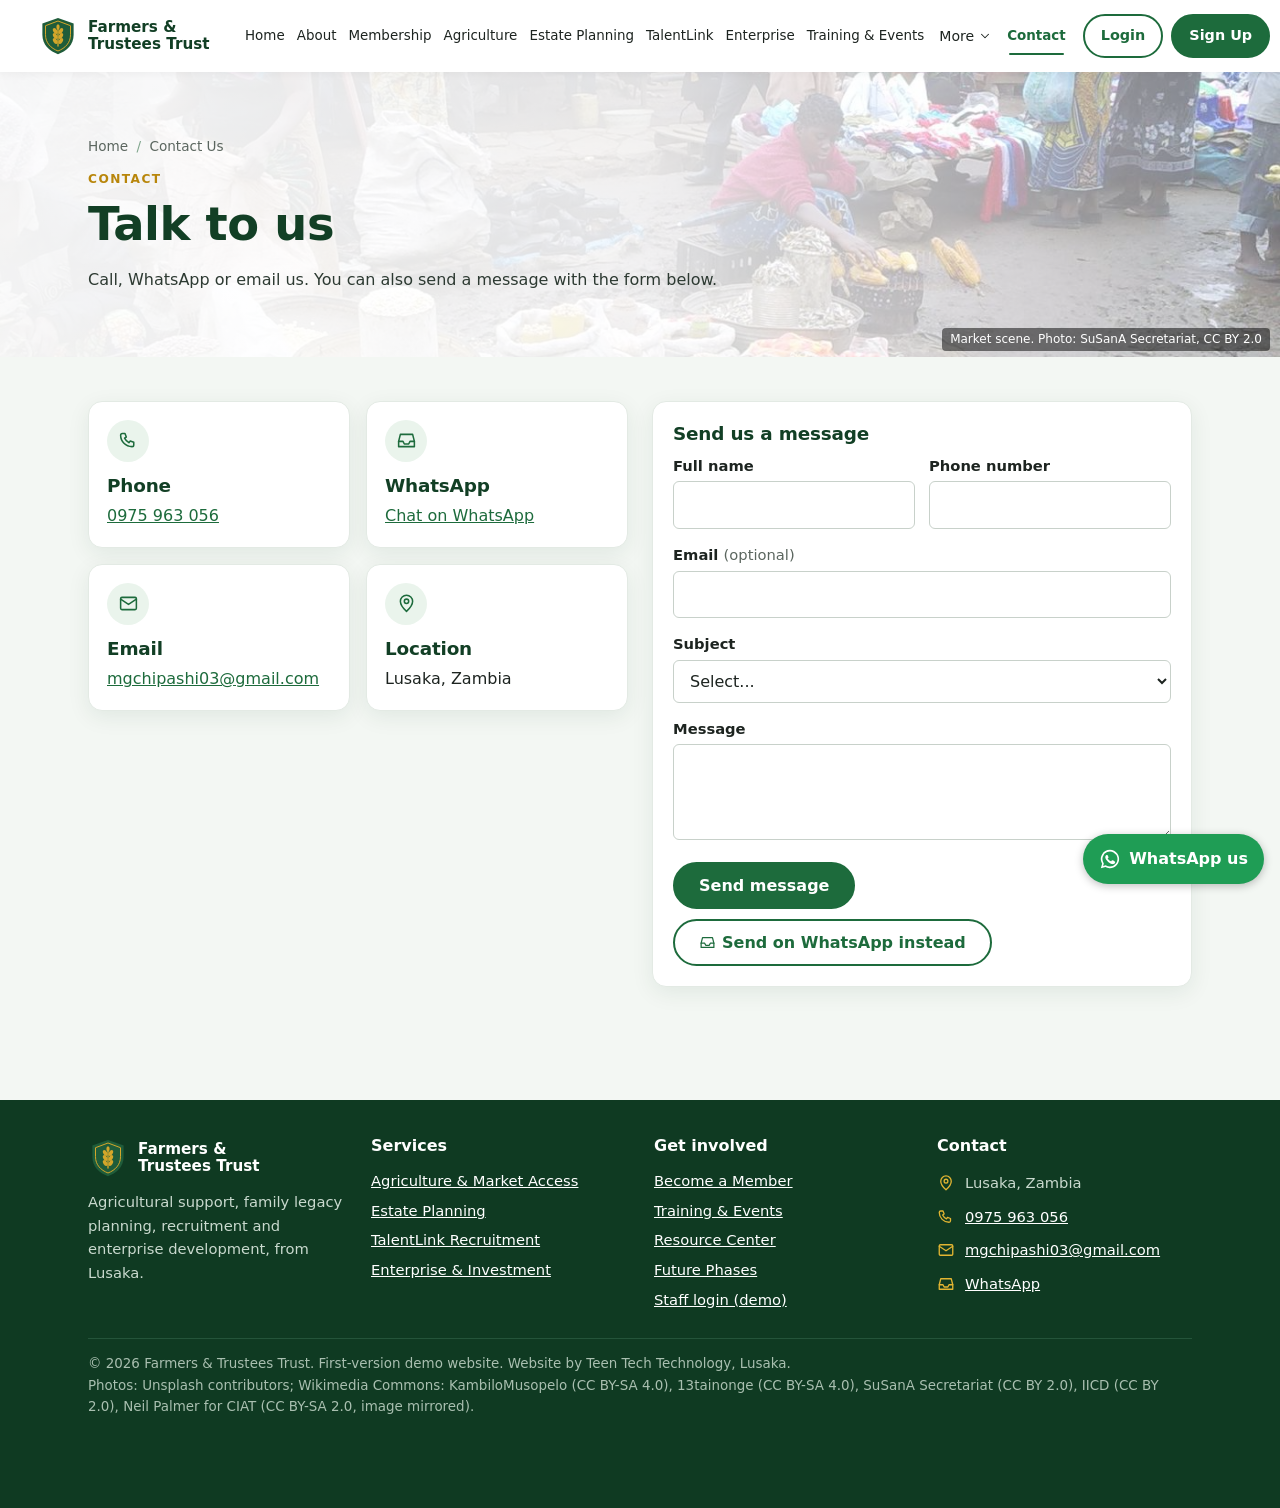
<file: contact.html>
<!doctype html>
<html lang="en">
<head>
<meta charset="utf-8">
<meta name="viewport" content="width=device-width,initial-scale=1">
<title>Contact Us | Farmers & Trustees Trust</title>
<meta name="description" content="Call, WhatsApp or email Farmers & Trustees Trust in Lusaka, Zambia.">
<meta name="theme-color" content="#1f5c3a">
<link rel="icon" href="assets/img/logo.svg" type="image/svg+xml">
<link rel="stylesheet" href="assets/css/style.css">
</head>
<body>
<main id="main">
<div class="page-head"><div class="wrap"><span class="kicker">Contact</span><h1>Talk to us</h1><p>Call, WhatsApp or email us. You can also send a message with the form below.</p></div></div>
<section><div class="wrap split" style="align-items:start">
<div>
<div class="grid g2" style="margin-bottom:18px">
<div class="card"><span class="ci"><i data-i="phone"></i></span><h3>Phone</h3><p><a href="tel:+260975963056">0975 963 056</a></p></div>
<div class="card"><span class="ci"><i data-i="inbox"></i></span><h3>WhatsApp</h3><p><a href="https://wa.me/260975963056" target="_blank" rel="noopener">Chat on WhatsApp</a></p></div>
<div class="card"><span class="ci"><i data-i="mail"></i></span><h3>Email</h3><p><a href="mailto:mgchipashi03@gmail.com">mgchipashi03@gmail.com</a></p></div>
<div class="card"><span class="ci"><i data-i="pin"></i></span><h3>Location</h3><p>Lusaka, Zambia</p></div></div>
<iframe class="map" title="Map of Lusaka, Zambia" loading="lazy" referrerpolicy="no-referrer-when-downgrade" src="https://www.google.com/maps?q=Lusaka,Zambia&z=12&output=embed"></iframe>
</div>
<div><form class="f" id="contactForm" data-store="contacts" data-prefix="MSG" novalidate><h3>Send us a message</h3>
<div class="fr c2"><div class="field"><label for="f-name-744">Full name</label><input id="f-name-744" name="name" type="text" required><div class="err">This field is required.</div></div><div class="field"><label for="f-phone-4953">Phone number</label><input id="f-phone-4953" name="phone" type="tel" inputmode="tel" data-phone="1" autocomplete="tel" required><div class="err">Enter a valid Zambian phone number, e.g. 0971234567.</div></div></div>
<div class="field"><label for="f-email-9133">Email <span class="opt">(optional)</span></label><input id="f-email-9133" name="email" type="email"><div class="err">Enter a valid email address.</div></div>
<div class="field"><label for="f-subject-6470">Subject</label><select id="f-subject-6470" name="subject" required><option value="">Select...</option><option>Membership</option><option>Agriculture and market access</option><option>Estate planning</option><option>TalentLink jobs and internships</option><option>Enterprise and investment</option><option>Training and events</option><option>Other</option></select><div class="err">Please choose an option.</div></div>
<div class="field"><label for="f-message-7405">Message</label><textarea id="f-message-7405" name="message" required></textarea><div class="err">This field is required.</div></div>
<div class="btns" style="margin-top:0"><button class="btn" type="submit">Send message</button><button class="btn line" type="button" id="toWa"><i data-i="inbox"></i>Send on WhatsApp instead</button></div>
</form><div class="confirm" id="msgDone"></div></div>
</div></section>

</main>
<script src="assets/js/app.js"></script>

<script>
document.getElementById("toWa").onclick=function(){var f=document.getElementById("contactForm");if(!FTT.validate(f))return;var d=FTT.collect(f);
var t="Hello Farmers & Trustees Trust.\nName: "+d.name+"\nPhone: "+d.phone+(d.email?"\nEmail: "+d.email:"")+"\nSubject: "+d.subject+"\n\n"+d.message;
window.open("https://wa.me/"+FTT.WA+"?text="+encodeURIComponent(t),"_blank","noopener")};
FTT.hooks.contactForm={after:function(r){return '<strong>Thank you, '+FTT.esc(r.name)+'. Your message has been received.</strong><br>Reference <b>'+FTT.esc(r.id)+'</b>. For urgent matters please call or WhatsApp 0975 963 056.'}};
</script>

</body>
</html>
</file>
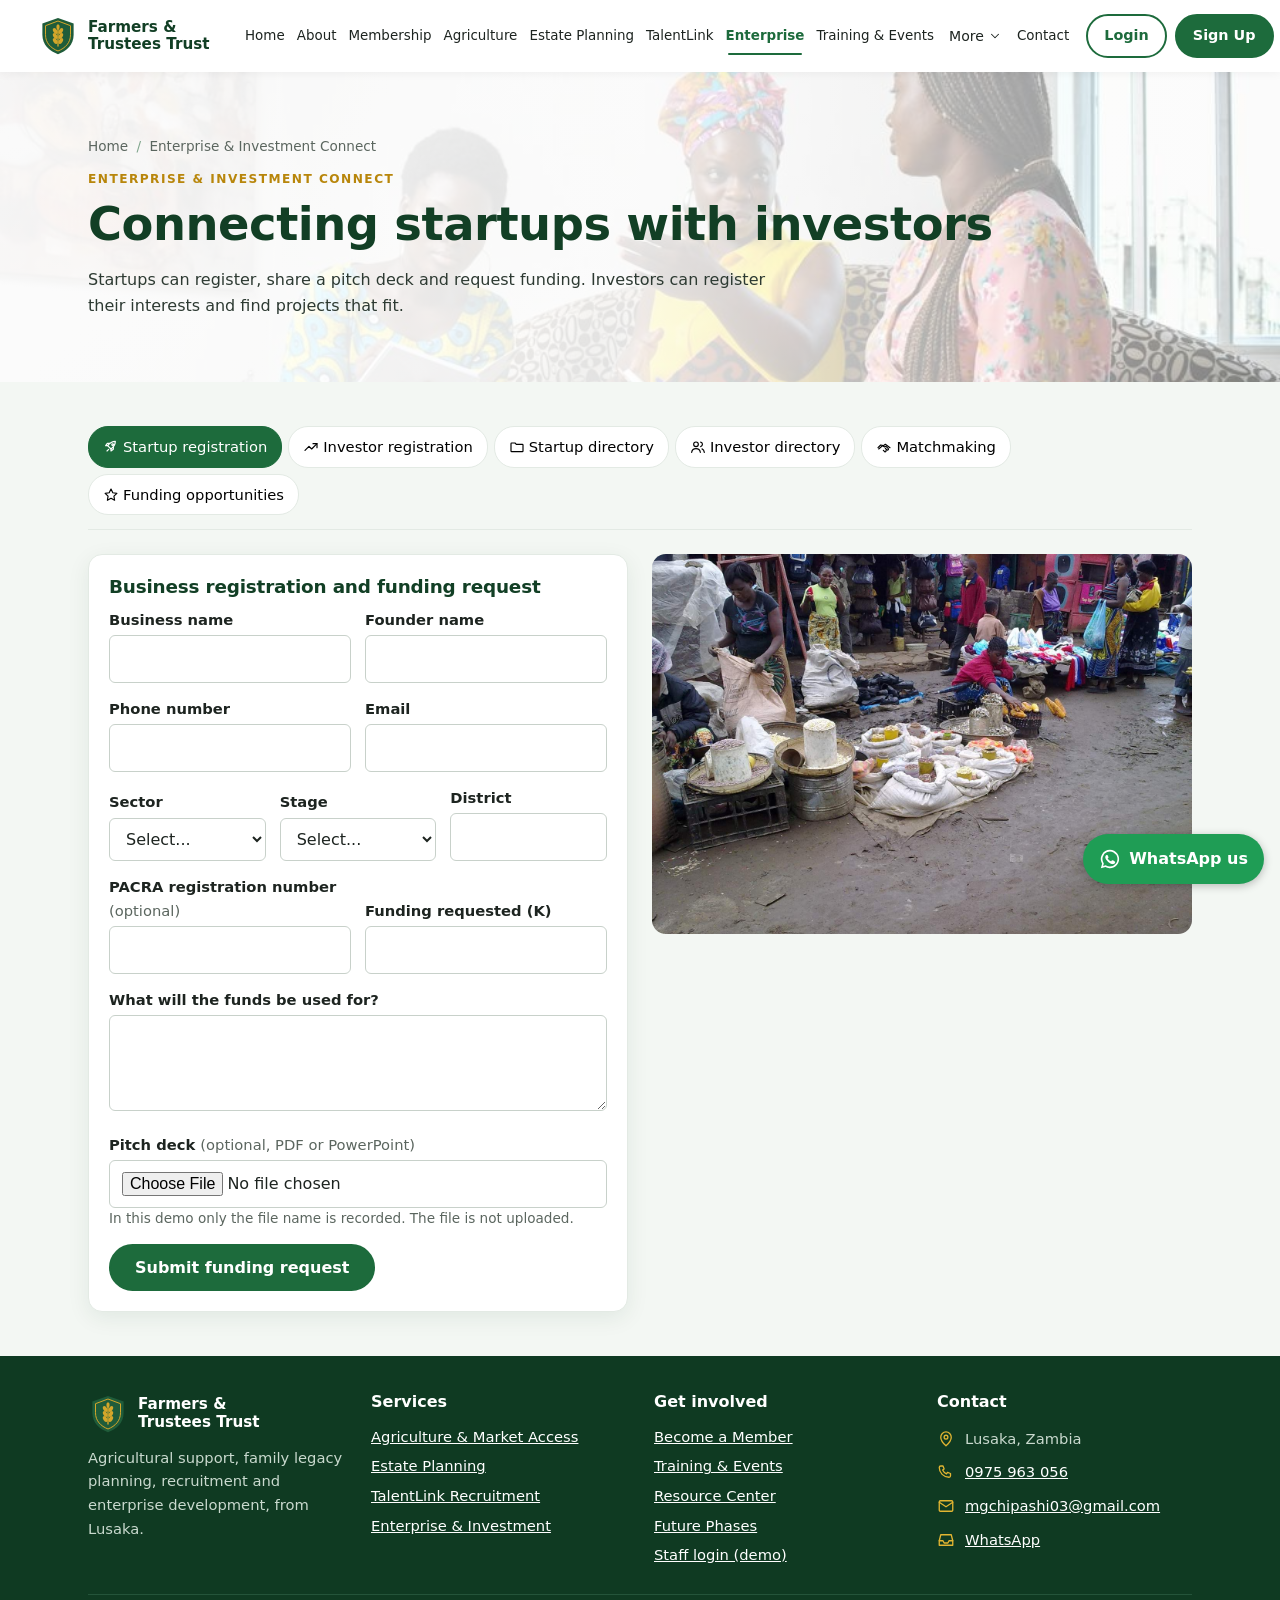
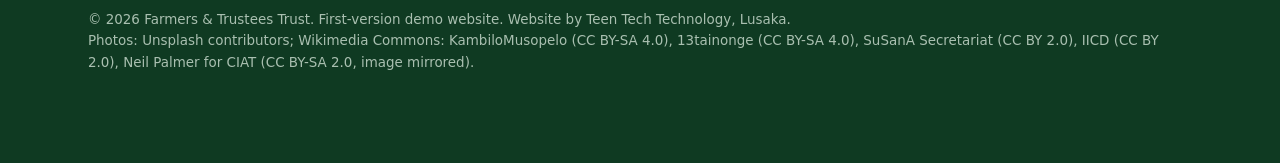
<file: enterprise.html>
<!doctype html>
<html lang="en">
<head>
<meta charset="utf-8">
<meta name="viewport" content="width=device-width,initial-scale=1">
<title>Enterprise & Investment Connect | Farmers & Trustees Trust</title>
<meta name="description" content="Startup registration, funding requests, investor registration, directories and simple matchmaking.">
<meta name="theme-color" content="#1f5c3a">
<link rel="icon" href="assets/img/logo.svg" type="image/svg+xml">
<link rel="stylesheet" href="assets/css/style.css">
</head>
<body>
<main id="main">
<div class="page-head"><div class="wrap"><span class="kicker">Enterprise &amp; investment connect</span><h1>Connecting startups with investors</h1><p>Startups can register, share a pitch deck and request funding. Investors can register their interests and find projects that fit.</p></div></div>
<section><div class="wrap">
<div class="tabs"><button data-tab="startup" class="on"><i data-i="rocket"></i>Startup registration</button><button data-tab="investor"><i data-i="trend"></i>Investor registration</button><button data-tab="sdir"><i data-i="folder"></i>Startup directory</button><button data-tab="idir"><i data-i="users"></i>Investor directory</button><button data-tab="match"><i data-i="handshake"></i>Matchmaking</button><button data-tab="funding"><i data-i="star"></i>Funding opportunities</button></div>
<div class="panel on" id="startup"><div class="split" style="align-items:start"><div>
<form class="f" id="startupForm" data-store="startups" data-prefix="STU" novalidate><h3>Business registration and funding request</h3>
<div class="fr c2"><div class="field"><label for="f-bizName-690">Business name</label><input id="f-bizName-690" name="bizName" type="text" required><div class="err">This field is required.</div></div><div class="field"><label for="f-founder-3193">Founder name</label><input id="f-founder-3193" name="founder" type="text" required><div class="err">This field is required.</div></div></div>
<div class="fr c2"><div class="field"><label for="f-phone-1387">Phone number</label><input id="f-phone-1387" name="phone" type="tel" inputmode="tel" data-phone="1" autocomplete="tel" required><div class="err">Enter a valid Zambian phone number, e.g. 0971234567.</div></div><div class="field"><label for="f-email-7753">Email</label><input id="f-email-7753" name="email" type="email" required><div class="err">Enter a valid email address.</div></div></div>
<div class="fr c3"><div class="field"><label for="f-sector-6086">Sector</label><select id="f-sector-6086" name="sector" required><option value="">Select...</option><option>Agriculture</option><option>Agro-processing</option><option>Technology</option><option>Retail</option><option>Manufacturing</option><option>Services</option><option>Education</option><option>Health</option></select><div class="err">Please choose an option.</div></div><div class="field"><label for="f-stage-383">Stage</label><select id="f-stage-383" name="stage" required><option value="">Select...</option><option>Idea</option><option>Early revenue</option><option>Growth</option></select><div class="err">Please choose an option.</div></div><div class="field"><label for="f-district-1451">District</label><input id="f-district-1451" name="district" type="text" required><div class="err">This field is required.</div></div></div>
<div class="fr c2"><div class="field"><label for="f-pacra-374">PACRA registration number <span class="opt">(optional)</span></label><input id="f-pacra-374" name="pacra" type="text"><div class="err">This field is required.</div></div><div class="field"><label for="f-amount-9199">Funding requested (K)</label><input id="f-amount-9199" name="amount" type="number" min="0" step="any" inputmode="decimal" required><div class="err">Enter a valid amount.</div></div></div>
<div class="field"><label for="f-use-1760">What will the funds be used for?</label><textarea id="f-use-1760" name="use" required></textarea><div class="err">This field is required.</div></div>
<div class="field"><label for="deck">Pitch deck <span class="opt">(optional, PDF or PowerPoint)</span></label><input id="deck" name="pitchDeck" type="file" accept=".pdf,.ppt,.pptx"><div class="muted" style="font-size:.85rem">In this demo only the file name is recorded. The file is not uploaded.</div></div>
<button class="btn" type="submit">Submit funding request</button></form><div class="confirm" id="stuDone"></div></div>
<img src="assets/img/market.jpg" alt="Traders selling produce at a busy market" loading="lazy"></div></div>
<div class="panel" id="investor"><form class="f" id="investorForm" data-store="investors" data-prefix="INV" style="max-width:760px" novalidate><h3>Investor registration</h3>
<div class="fr c2"><div class="field"><label for="f-name-830">Name or fund name</label><input id="f-name-830" name="name" type="text" required><div class="err">This field is required.</div></div><div class="field"><label for="f-contact-1084">Contact person <span class="opt">(optional)</span></label><input id="f-contact-1084" name="contact" type="text"><div class="err">This field is required.</div></div></div>
<div class="fr c2"><div class="field"><label for="f-phone-1896">Phone number</label><input id="f-phone-1896" name="phone" type="tel" inputmode="tel" data-phone="1" autocomplete="tel" required><div class="err">Enter a valid Zambian phone number, e.g. 0971234567.</div></div><div class="field"><label for="f-email-3886">Email</label><input id="f-email-3886" name="email" type="email" required><div class="err">Enter a valid email address.</div></div></div>
<div class="field" data-multi><label>Investment interests</label><div class="grid g4">
<label class="check"><input type="checkbox" name="sectorsList" value="Agriculture">Agriculture</label><label class="check"><input type="checkbox" name="sectorsList" value="Agro-processing">Agro-processing</label><label class="check"><input type="checkbox" name="sectorsList" value="Technology">Technology</label><label class="check"><input type="checkbox" name="sectorsList" value="Retail">Retail</label><label class="check"><input type="checkbox" name="sectorsList" value="Manufacturing">Manufacturing</label><label class="check"><input type="checkbox" name="sectorsList" value="Services">Services</label><label class="check"><input type="checkbox" name="sectorsList" value="Education">Education</label><label class="check"><input type="checkbox" name="sectorsList" value="Health">Health</label></div><div class="err">Choose at least one sector.</div></div>
<div class="fr c3"><div class="field"><label for="f-stage-7382">Preferred stage</label><select id="f-stage-7382" name="stage" required><option value="">Select...</option><option>Idea</option><option>Early revenue</option><option>Growth</option><option>Any</option></select><div class="err">Please choose an option.</div></div><div class="field"><label for="f-min-6710">Minimum ticket (K)</label><input id="f-min-6710" name="min" type="number" min="0" step="any" inputmode="decimal" required><div class="err">Enter a valid amount.</div></div><div class="field"><label for="f-max-1532">Maximum ticket (K)</label><input id="f-max-1532" name="max" type="number" min="0" step="any" inputmode="decimal" required><div class="err">Enter a valid amount.</div></div></div>
<button class="btn" type="submit">Register as investor</button></form><div class="confirm" id="invDone"></div></div>
<div class="panel" id="sdir"><h2>Startup directory</h2><p class="note">Entries marked "Example" are samples only.</p><div class="grid g3" id="sList"></div></div>
<div class="panel" id="idir"><h2>Investor directory</h2><p class="note">Entries marked "Example" are samples only. Investor contact details are shared by the Trust after an introduction is agreed.</p><div class="grid g3" id="iList"></div></div>
<div class="panel" id="match"><h2>Simple matchmaking</h2><p class="muted">Enter what your business needs. We compare it with registered investors by sector, stage and amount.</p>
<form class="f" id="matchForm" style="max-width:760px" novalidate><div class="fr c3"><div class="field"><label for="f-sector-6950">Sector</label><select id="f-sector-6950" name="sector" required><option value="">Select...</option><option>Agriculture</option><option>Agro-processing</option><option>Technology</option><option>Retail</option><option>Manufacturing</option><option>Services</option><option>Education</option><option>Health</option></select><div class="err">Please choose an option.</div></div><div class="field"><label for="f-stage-1910">Stage</label><select id="f-stage-1910" name="stage" required><option value="">Select...</option><option>Idea</option><option>Early revenue</option><option>Growth</option></select><div class="err">Please choose an option.</div></div><div class="field"><label for="f-amount-6942">Amount needed (K)</label><input id="f-amount-6942" name="amount" type="number" min="0" step="any" inputmode="decimal" required><div class="err">Enter a valid amount.</div></div></div><button class="btn" type="submit">Find matches</button></form>
<div id="matchOut" style="margin-top:16px"></div></div>
<div class="panel" id="funding"><h2>Funding opportunities</h2><p>The Trust will list verified grants, competitions and loan programmes here, with deadlines and how to apply.</p><div class="card"><span class="tag gold">Coming soon</span><p style="margin-top:8px">No opportunities are listed yet. Register as a startup to be told when new opportunities are posted.</p></div></div>
</div></section>

</main>
<script src="assets/js/app.js"></script>

<script>
(function(){var esc=FTT.esc,S=FTT.S;
function invs(){return FTT.SEED.investors.concat(S.all("investors").map(function(i){i.sectors=(i.sectorsList||[]).join(", ");return i}))}
function render(){
 document.getElementById("sList").innerHTML=FTT.withSeed("startups").map(function(s){return '<div class="card"><h3>'+esc(s.bizName)+(s.seed?' <span class="tag gold">Example</span>':'')+'</h3><div class="muted">'+esc(s.sector)+' . '+esc(s.stage)+' . '+esc(s.district)+'</div><div>Seeking <b>'+FTT.money(s.amount)+'</b></div></div>'}).join("");
 document.getElementById("iList").innerHTML=invs().map(function(i){return '<div class="card"><h3>'+esc(i.name)+(i.seed?' <span class="tag gold">Example</span>':'')+'</h3><div class="muted">Interests: '+esc(i.sectors)+'</div><div>Stage: '+esc(i.stage)+'</div><div>Ticket: '+FTT.money(i.min)+' to '+FTT.money(i.max)+'</div></div>'}).join("")}
FTT.hooks.investorForm={before:function(r){r.sectors=(r.sectorsList||[]).join(", ")},after:function(r){setTimeout(render);return '<strong>Investor registration received.</strong> Reference <b>'+esc(r.id)+'</b>.'}};
FTT.hooks.startupForm={after:function(r){setTimeout(render);return '<strong>Funding request received.</strong> Reference <b>'+esc(r.id)+'</b> for '+FTT.money(r.amount)+'. Use Matchmaking to see investors that may fit.'}};
// require at least one sector checkbox
document.getElementById("investorForm").addEventListener("submit",function(e){var box=this.querySelector("[data-multi]"),ok=this.querySelectorAll("[name=sectorsList]:checked").length>0;box.classList.toggle("bad",!ok);if(!ok){e.stopImmediatePropagation();e.preventDefault();FTT.validate(this);box.classList.add("bad");FTT.toast("Please check the highlighted fields.")}},true);
document.getElementById("matchForm").onsubmit=function(e){e.preventDefault();if(!FTT.validate(this))return;var q=FTT.collect(this),amt=Number(q.amount);
 var res=invs().map(function(i){var sc=0,why=[];if((i.sectors||"").indexOf(q.sector)>-1){sc+=2;why.push("sector")}if(i.stage===q.stage||i.stage==="Any"){sc+=1;why.push("stage")}if(amt>=Number(i.min)&&amt<=Number(i.max)){sc+=1;why.push("amount")}return{i:i,sc:sc,why:why}}).filter(function(x){return x.sc>=2}).sort(function(a,b){return b.sc-a.sc});
 document.getElementById("matchOut").innerHTML=res.length?'<div class="grid g3">'+res.map(function(x){return '<div class="card"><h3>'+esc(x.i.name)+(x.i.seed?' <span class="tag gold">Example</span>':'')+'</h3><div><b>'+x.sc+' of 4</b> match points</div><div class="muted">Matches on: '+x.why.join(", ")+'</div><a class="btn sm" style="margin-top:8px" href="contact.html">Ask the Trust for an introduction</a></div>'}).join("")+'</div>':'<div class="card">No close matches yet. Try a different amount, or register your startup so we can notify you when a suitable investor joins.</div>'};
render();})();
</script>

</body>
</html>
</file>
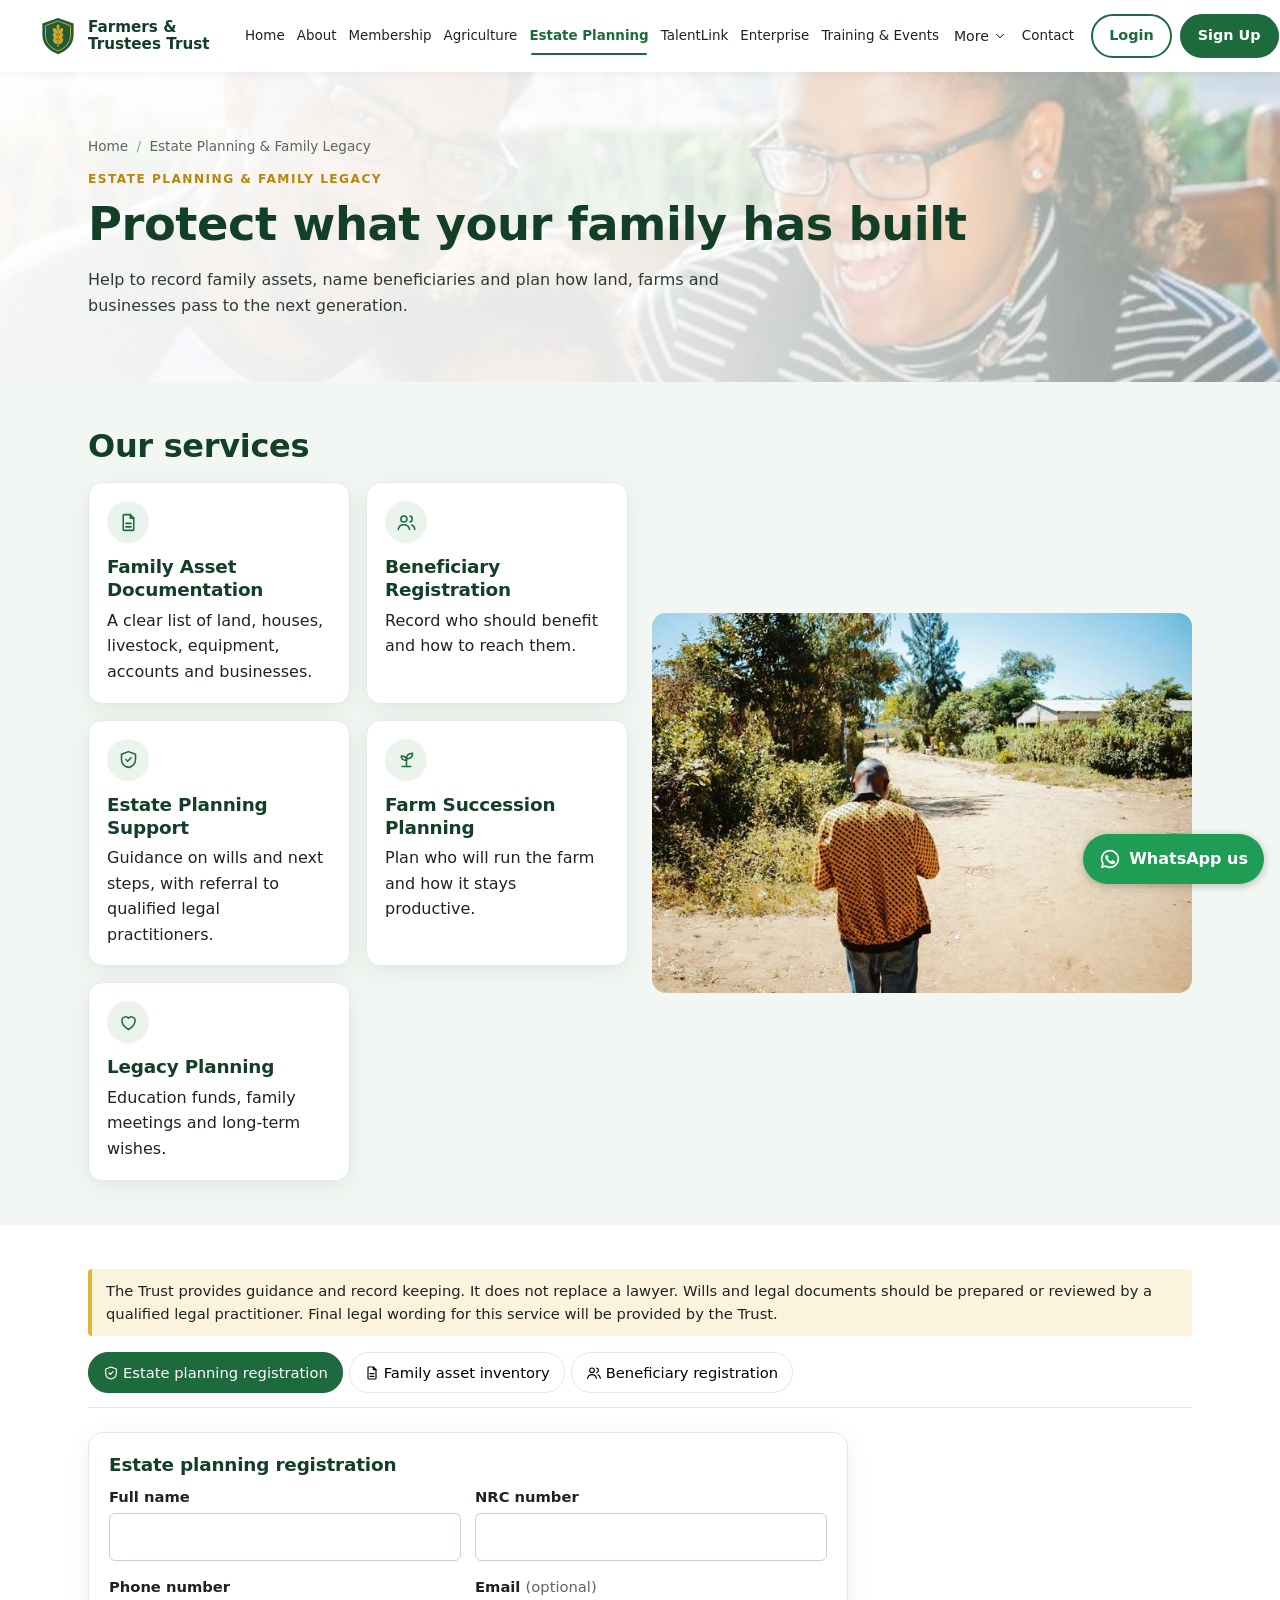
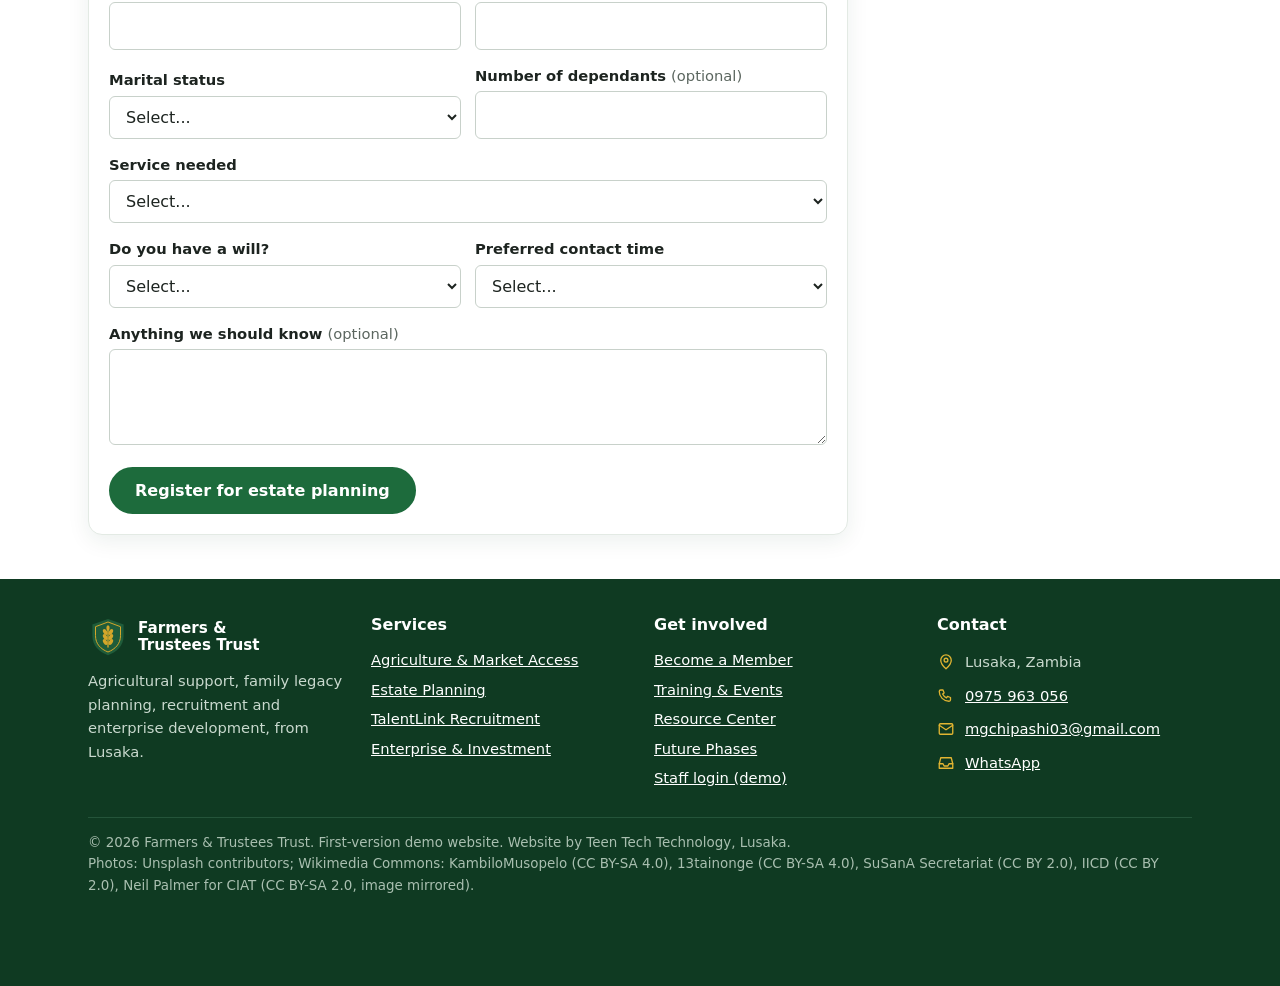
<file: estate.html>
<!doctype html>
<html lang="en">
<head>
<meta charset="utf-8">
<meta name="viewport" content="width=device-width,initial-scale=1">
<title>Estate Planning & Family Legacy | Farmers & Trustees Trust</title>
<meta name="description" content="Family asset documentation, beneficiary registration, estate planning support, farm succession planning and legacy planning.">
<meta name="theme-color" content="#1f5c3a">
<link rel="icon" href="assets/img/logo.svg" type="image/svg+xml">
<link rel="stylesheet" href="assets/css/style.css">
</head>
<body>
<main id="main">
<div class="page-head"><div class="wrap"><span class="kicker">Estate planning &amp; family legacy</span><h1>Protect what your family has built</h1><p>Help to record family assets, name beneficiaries and plan how land, farms and businesses pass to the next generation.</p></div></div>
<section><div class="wrap split">
<div><h2>Our services</h2><div class="grid g2">
<div class="card"><span class="ci"><i data-i="file"></i></span><h3>Family Asset Documentation</h3><p>A clear list of land, houses, livestock, equipment, accounts and businesses.</p></div>
<div class="card"><span class="ci"><i data-i="users"></i></span><h3>Beneficiary Registration</h3><p>Record who should benefit and how to reach them.</p></div>
<div class="card"><span class="ci"><i data-i="shield"></i></span><h3>Estate Planning Support</h3><p>Guidance on wills and next steps, with referral to qualified legal practitioners.</p></div>
<div class="card"><span class="ci"><i data-i="sprout"></i></span><h3>Farm Succession Planning</h3><p>Plan who will run the farm and how it stays productive.</p></div>
<div class="card"><span class="ci"><i data-i="heart"></i></span><h3>Legacy Planning</h3><p>Education funds, family meetings and long-term wishes.</p></div></div></div>
<img src="assets/img/rural-road.jpg" alt="A farmer walking along a rural road" loading="lazy"></div></section>
<section class="alt"><div class="wrap">
<p class="note">The Trust provides guidance and record keeping. It does not replace a lawyer. Wills and legal documents should be prepared or reviewed by a qualified legal practitioner. Final legal wording for this service will be provided by the Trust.</p>
<div class="tabs"><button data-tab="ep" class="on"><i data-i="shield"></i>Estate planning registration</button><button data-tab="inv"><i data-i="file"></i>Family asset inventory</button><button data-tab="ben"><i data-i="users"></i>Beneficiary registration</button></div>
<div class="panel on" id="ep"><form class="f" id="estateForm" data-store="estate" data-prefix="EST" style="max-width:760px" novalidate><h3>Estate planning registration</h3>
<div class="fr c2"><div class="field"><label for="f-name-409">Full name</label><input id="f-name-409" name="name" type="text" required><div class="err">This field is required.</div></div><div class="field"><label for="f-nrc-5708">NRC number</label><input id="f-nrc-5708" name="nrc" type="text" required><div class="err">This field is required.</div></div></div>
<div class="fr c2"><div class="field"><label for="f-phone-5202">Phone number</label><input id="f-phone-5202" name="phone" type="tel" inputmode="tel" data-phone="1" autocomplete="tel" required><div class="err">Enter a valid Zambian phone number, e.g. 0971234567.</div></div><div class="field"><label for="f-email-3311">Email <span class="opt">(optional)</span></label><input id="f-email-3311" name="email" type="email"><div class="err">Enter a valid email address.</div></div></div>
<div class="fr c2"><div class="field"><label for="f-marital-4963">Marital status</label><select id="f-marital-4963" name="marital" required><option value="">Select...</option><option>Single</option><option>Married</option><option>Widowed</option><option>Divorced</option></select><div class="err">Please choose an option.</div></div><div class="field"><label for="f-dependants-1518">Number of dependants <span class="opt">(optional)</span></label><input id="f-dependants-1518" name="dependants" type="number" min="0" step="any" inputmode="decimal"><div class="err">Enter a valid amount.</div></div></div>
<div class="field"><label for="f-service-7890">Service needed</label><select id="f-service-7890" name="service" required><option value="">Select...</option><option>Estate Planning Support</option><option>Farm Succession Planning</option><option>Legacy Planning</option><option>Family Asset Documentation</option><option>Not sure yet</option></select><div class="err">Please choose an option.</div></div>
<div class="fr c2"><div class="field"><label for="f-hasWill-1531">Do you have a will?</label><select id="f-hasWill-1531" name="hasWill" required><option value="">Select...</option><option>Yes</option><option>No</option><option>Not sure</option></select><div class="err">Please choose an option.</div></div><div class="field"><label for="f-contactTime-1668">Preferred contact time</label><select id="f-contactTime-1668" name="contactTime" required><option value="">Select...</option><option>Morning</option><option>Afternoon</option><option>Evening</option></select><div class="err">Please choose an option.</div></div></div>
<div class="field"><label for="f-notes-2825">Anything we should know <span class="opt">(optional)</span></label><textarea id="f-notes-2825" name="notes"></textarea><div class="err">This field is required.</div></div>
<button class="btn" type="submit">Register for estate planning</button></form><div class="confirm" id="estDone"></div></div>
<div class="panel" id="inv"><form class="f" id="assetForm" data-store="assets" data-prefix="AST" novalidate><h3>Family asset inventory</h3>
<div class="fr c2"><div class="field"><label for="f-owner-4971">Owner full name</label><input id="f-owner-4971" name="owner" type="text" required><div class="err">This field is required.</div></div><div class="field"><label for="f-phone-4206">Phone number</label><input id="f-phone-4206" name="phone" type="tel" inputmode="tel" data-phone="1" autocomplete="tel" required><div class="err">Enter a valid Zambian phone number, e.g. 0971234567.</div></div></div>
<p class="muted">Add each asset on its own row. Values are estimates in Kwacha.</p>
<div class="rows" id="assetRows" data-name="items"><div class="row">
<div><label>Asset type</label><select data-k="type" required><option value="">Select...</option><option>Land / plot</option><option>House</option><option>Farm</option><option>Livestock</option><option>Vehicle</option><option>Equipment</option><option>Bank account</option><option>Business</option><option>Other</option></select></div>
<div><label>Description</label><input data-k="desc" required placeholder="e.g. 5 ha farm, Chongwe"></div>
<div><label>Title or document no.</label><input data-k="doc"></div>
<div><label>Estimated value (K)</label><input data-k="value" type="number" min="0"></div>
<button type="button" class="rm" aria-label="Remove row">Remove</button></div></div>
<button type="button" class="btn line sm" data-add-row="#assetRows">+ Add another asset</button>
<div style="margin-top:16px"><button class="btn" type="submit">Save asset inventory</button></div></form><div class="confirm" id="astDone"></div></div>
<div class="panel" id="ben"><form class="f" id="benForm" data-store="beneficiaries" data-prefix="BEN" novalidate><h3>Beneficiary registration</h3>
<div class="fr c2"><div class="field"><label for="f-owner-4543">Your full name</label><input id="f-owner-4543" name="owner" type="text" required><div class="err">This field is required.</div></div><div class="field"><label for="f-phone-9469">Phone number</label><input id="f-phone-9469" name="phone" type="tel" inputmode="tel" data-phone="1" autocomplete="tel" required><div class="err">Enter a valid Zambian phone number, e.g. 0971234567.</div></div></div>
<div class="rows" id="benRows" data-name="people"><div class="row">
<div><label>Beneficiary name</label><input data-k="name" required></div>
<div><label>Relationship</label><select data-k="relation" required><option value="">Select...</option><option>Spouse</option><option>Child</option><option>Parent</option><option>Sibling</option><option>Grandchild</option><option>Other relative</option><option>Other</option></select></div>
<div><label>Phone</label><input data-k="phone" type="tel"></div>
<div><label>Share or notes</label><input data-k="share" placeholder="e.g. farm, 50%"></div>
<button type="button" class="rm" aria-label="Remove row">Remove</button></div></div>
<button type="button" class="btn line sm" data-add-row="#benRows">+ Add another beneficiary</button>
<div style="margin-top:16px"><button class="btn" type="submit">Save beneficiaries</button></div></form><div class="confirm" id="benDone"></div></div>
</div></section>

</main>
<script src="assets/js/app.js"></script>

<script>
FTT.hooks.assetForm={after:function(r){var t=r.items.reduce(function(s,i){return s+(Number(i.value)||0)},0);return '<strong>Asset inventory saved.</strong> Reference <b>'+FTT.esc(r.id)+'</b>. '+r.items.length+' asset(s) recorded, estimated total '+FTT.money(t)+'. (Demo: saved in this browser only.)'}};
FTT.hooks.benForm={after:function(r){return '<strong>Beneficiaries saved.</strong> Reference <b>'+FTT.esc(r.id)+'</b>. '+r.people.length+' beneficiary(ies) recorded.'}};
</script>

</body>
</html>
</file>
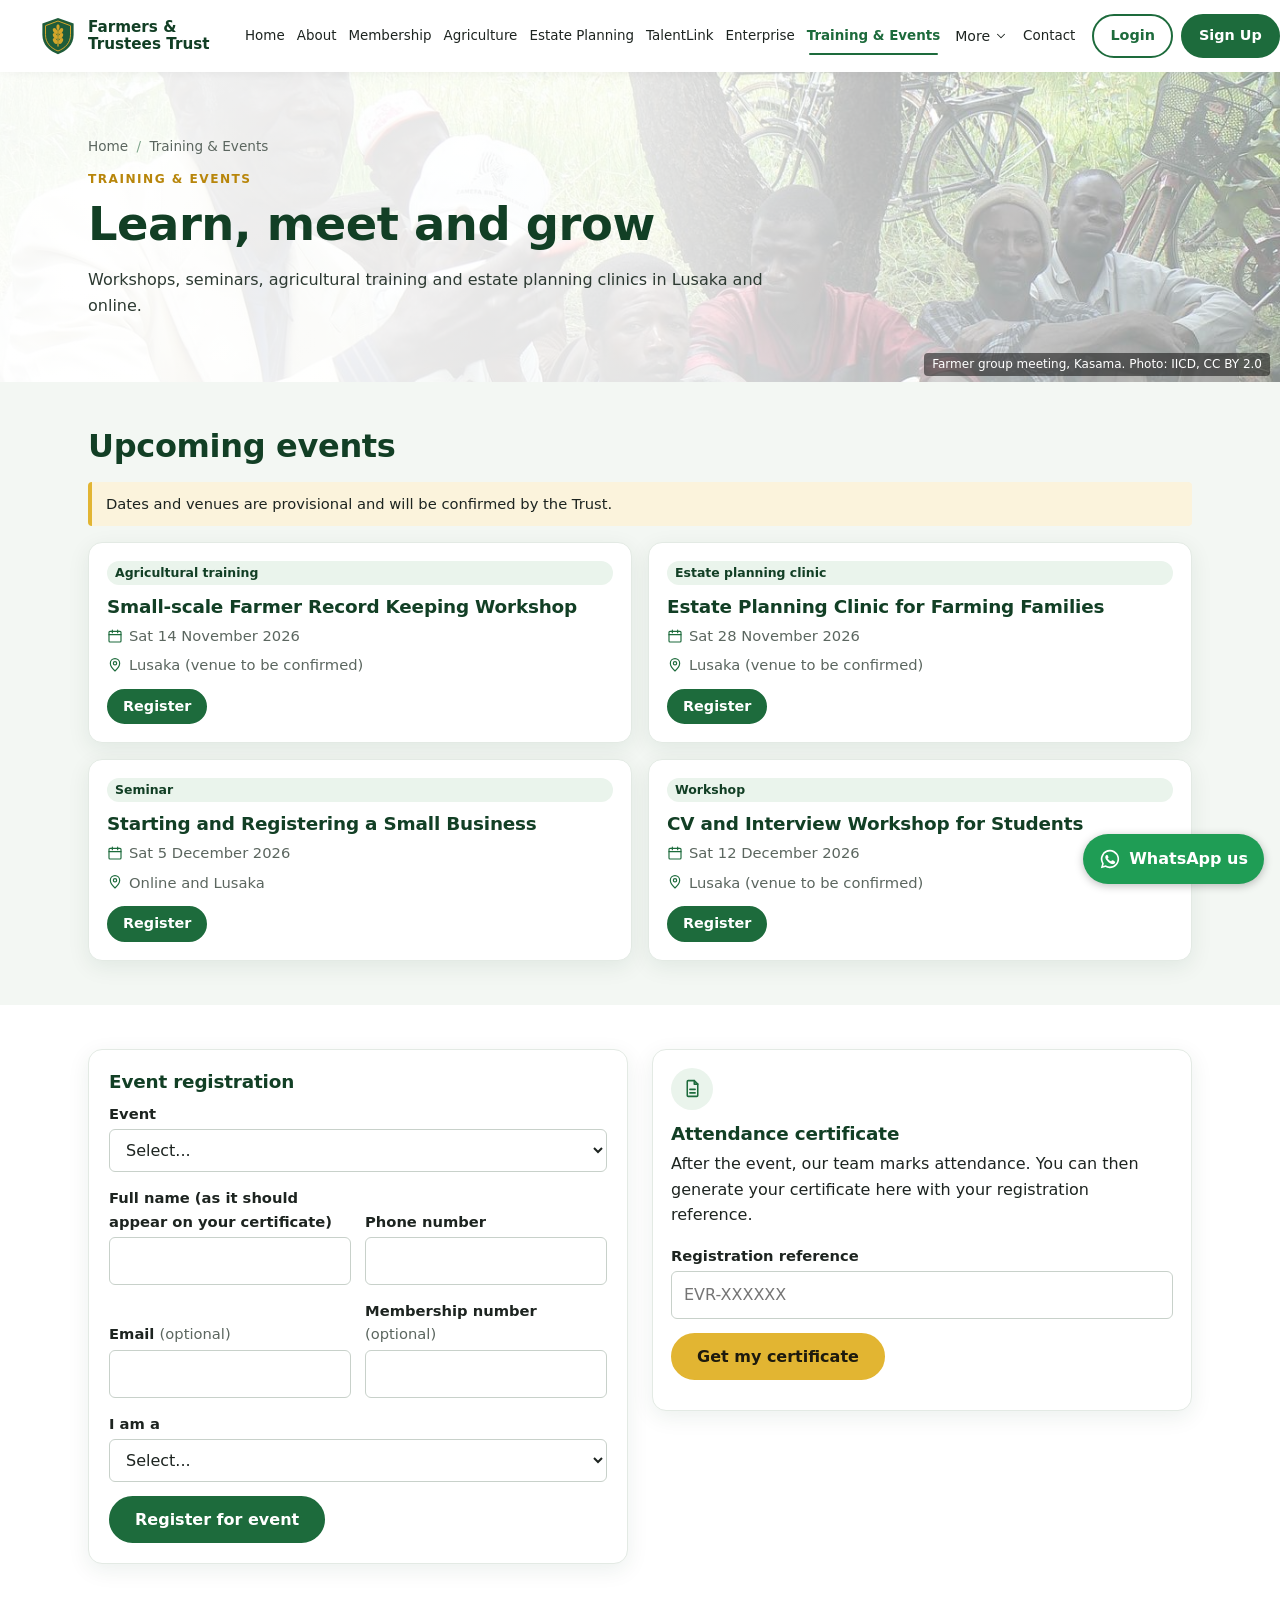
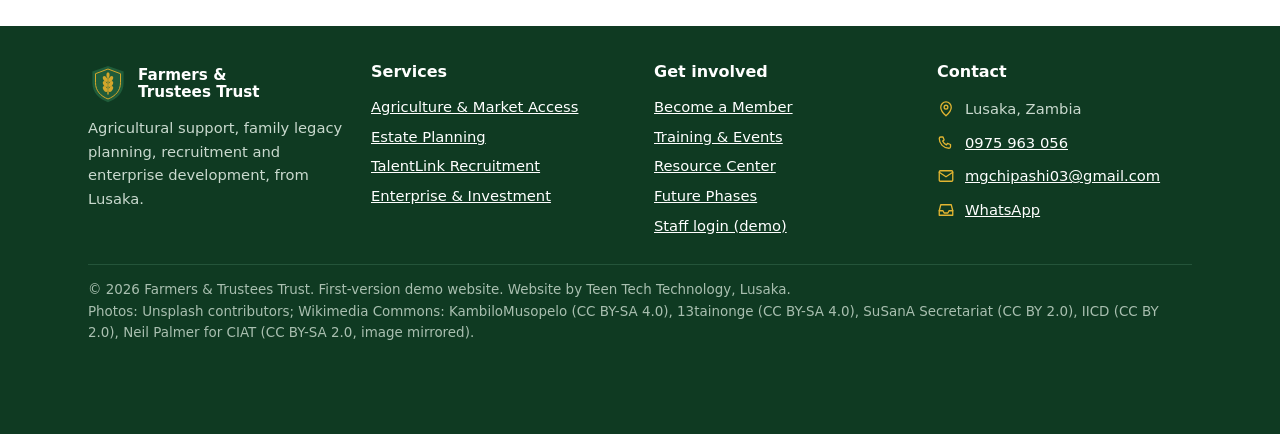
<file: events.html>
<!doctype html>
<html lang="en">
<head>
<meta charset="utf-8">
<meta name="viewport" content="width=device-width,initial-scale=1">
<title>Training & Events | Farmers & Trustees Trust</title>
<meta name="description" content="Workshops, seminars, agricultural training and estate planning clinics. Register online and get your attendance certificate.">
<meta name="theme-color" content="#1f5c3a">
<link rel="icon" href="assets/img/logo.svg" type="image/svg+xml">
<link rel="stylesheet" href="assets/css/style.css">
</head>
<body>
<main id="main">
<div class="page-head"><div class="wrap"><span class="kicker">Training &amp; events</span><h1>Learn, meet and grow</h1><p>Workshops, seminars, agricultural training and estate planning clinics in Lusaka and online.</p></div></div>
<section><div class="wrap"><h2>Upcoming events</h2><p class="note">Dates and venues are provisional and will be confirmed by the Trust.</p><div class="grid g2" id="evList"></div></div></section>
<section class="alt" id="register"><div class="wrap split" style="align-items:start">
<div><form class="f" id="evForm" data-store="eventRegs" data-prefix="EVR" novalidate><h3>Event registration</h3>
<div class="field"><label for="evSel">Event</label><select id="evSel" name="event" required><option value="">Select...</option></select><div class="err">Please choose an event.</div></div>
<div class="fr c2"><div class="field"><label for="f-name-8039">Full name (as it should appear on your certificate)</label><input id="f-name-8039" name="name" type="text" required><div class="err">This field is required.</div></div><div class="field"><label for="f-phone-8528">Phone number</label><input id="f-phone-8528" name="phone" type="tel" inputmode="tel" data-phone="1" autocomplete="tel" required><div class="err">Enter a valid Zambian phone number, e.g. 0971234567.</div></div></div>
<div class="fr c2"><div class="field"><label for="f-email-6882">Email <span class="opt">(optional)</span></label><input id="f-email-6882" name="email" type="email"><div class="err">Enter a valid email address.</div></div><div class="field"><label for="f-memberNo-6685">Membership number <span class="opt">(optional)</span></label><input id="f-memberNo-6685" name="memberNo" type="text"><div class="err">This field is required.</div></div></div>
<div class="field"><label for="f-role-4921">I am a</label><select id="f-role-4921" name="role" required><option value="">Select...</option><option>Farmer</option><option>Student</option><option>Business owner</option><option>Family member</option><option>Investor</option><option>Other</option></select><div class="err">Please choose an option.</div></div>
<button class="btn" type="submit">Register for event</button></form><div class="confirm" id="evDone"></div></div>
<div class="card"><span class="ci"><i data-i="file"></i></span><h3>Attendance certificate</h3><p>After the event, our team marks attendance. You can then generate your certificate here with your registration reference.</p>
<form id="certForm" novalidate><div class="field"><label for="certRef">Registration reference</label><input id="certRef" required placeholder="EVR-XXXXXX"><div class="err">Enter your registration reference.</div></div><button class="btn gold">Get my certificate</button></form>
<div id="certMsg" style="margin-top:12px"></div></div>
</div><div class="wrap"><div id="evCert" style="margin-top:18px"></div></div></section>

</main>
<script src="assets/js/app.js"></script>

<script>
(function(){var esc=FTT.esc,S=FTT.S,E=FTT.SEED.events;
function fmt(d){return new Date(d).toLocaleDateString("en-GB",{weekday:"short",day:"numeric",month:"long",year:"numeric"})}
document.getElementById("evList").innerHTML=E.map(function(e){return '<div class="card listing"><span class="tag">'+esc(e.type)+'</span><h3 style="margin:4px 0 0">'+esc(e.title)+'</h3><div class="meta-line">'+FTT.ic('calendar')+fmt(e.date)+'</div><div class="meta-line">'+FTT.ic('pin')+esc(e.venue)+'</div><button class="btn sm" data-ev="'+e.id+'">Register</button></div>'}).join("");
var sel=document.getElementById("evSel");sel.innerHTML+=E.map(function(e){return '<option value="'+e.id+'">'+esc(e.title)+' ('+fmt(e.date)+')</option>'}).join("");
document.getElementById("evList").onclick=function(e){var b=e.target.closest("[data-ev]");if(!b)return;sel.value=b.dataset.ev;document.getElementById("register").scrollIntoView({behavior:"smooth"})};
FTT.hooks.evForm={before:function(r){var ev=E.filter(function(x){return x.id===r.event})[0];r.eventTitle=ev.title;r.eventDate=ev.date;r.attended=false},
 after:function(r){return '<strong>You are registered for '+esc(r.eventTitle)+'.</strong><br>Registration reference: <b>'+esc(r.id)+'</b>. Keep it for your certificate.'}};
document.getElementById("certForm").onsubmit=function(e){e.preventDefault();if(!FTT.validate(this))return;var v=document.getElementById("certRef").value.trim().toUpperCase(),r=S.all("eventRegs").filter(function(x){return x.id===v})[0],m=document.getElementById("certMsg");document.getElementById("evCert").innerHTML="";
 if(!r){m.innerHTML='<div class="note">We could not find that reference in this browser.</div>';return}
 if(!r.attended){m.innerHTML='<div class="note">Registration found, but attendance has not been marked yet. (Demo: staff mark attendance in the <a href="admin.html#events">admin dashboard</a>.)</div>';return}
 m.innerHTML='';FTT.showCert(FTT.certificate({title:"Certificate of Attendance",name:r.name,lines:["attended","\u201c"+r.eventTitle+"\u201d","held on "+fmt(r.eventDate)],date:new Date().toLocaleDateString("en-GB"),ref:r.id}),document.getElementById("evCert"),"FTT-certificate-"+r.id+".png")};
})();
</script>

</body>
</html>
</file>
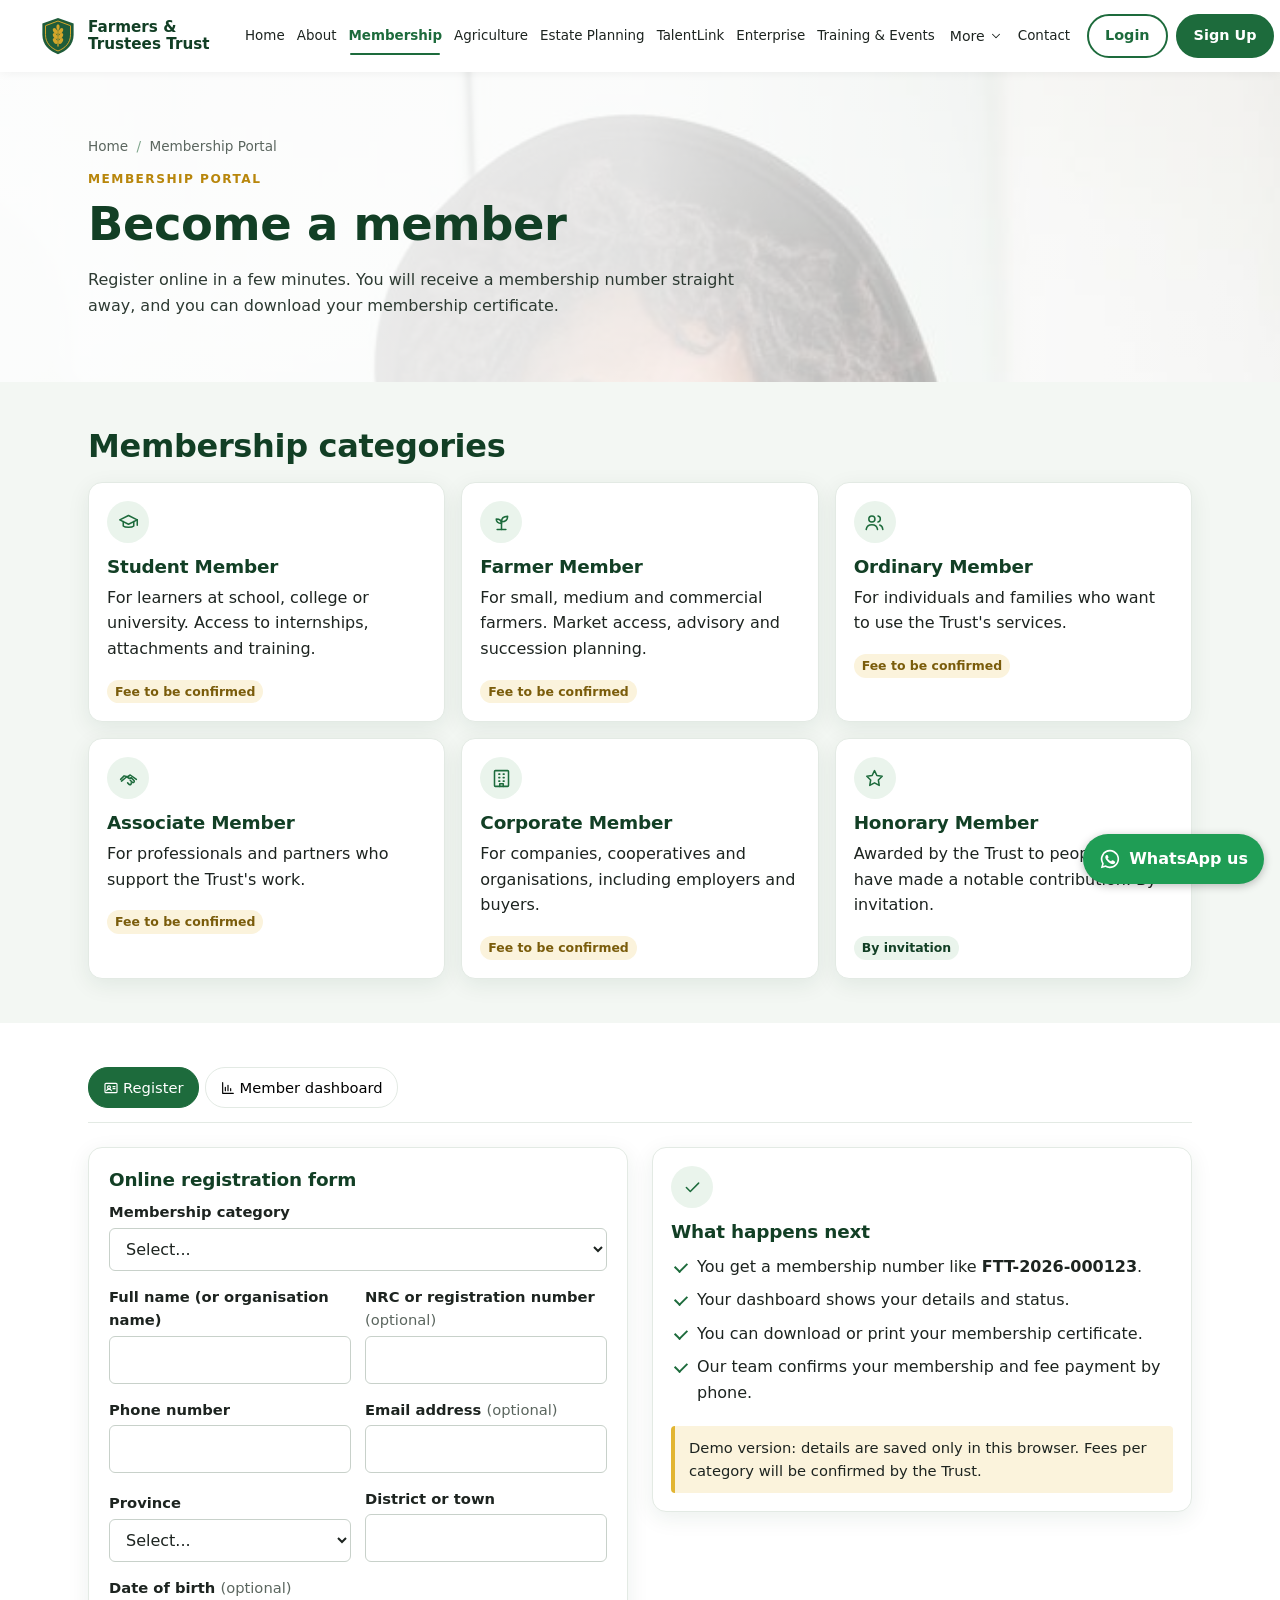
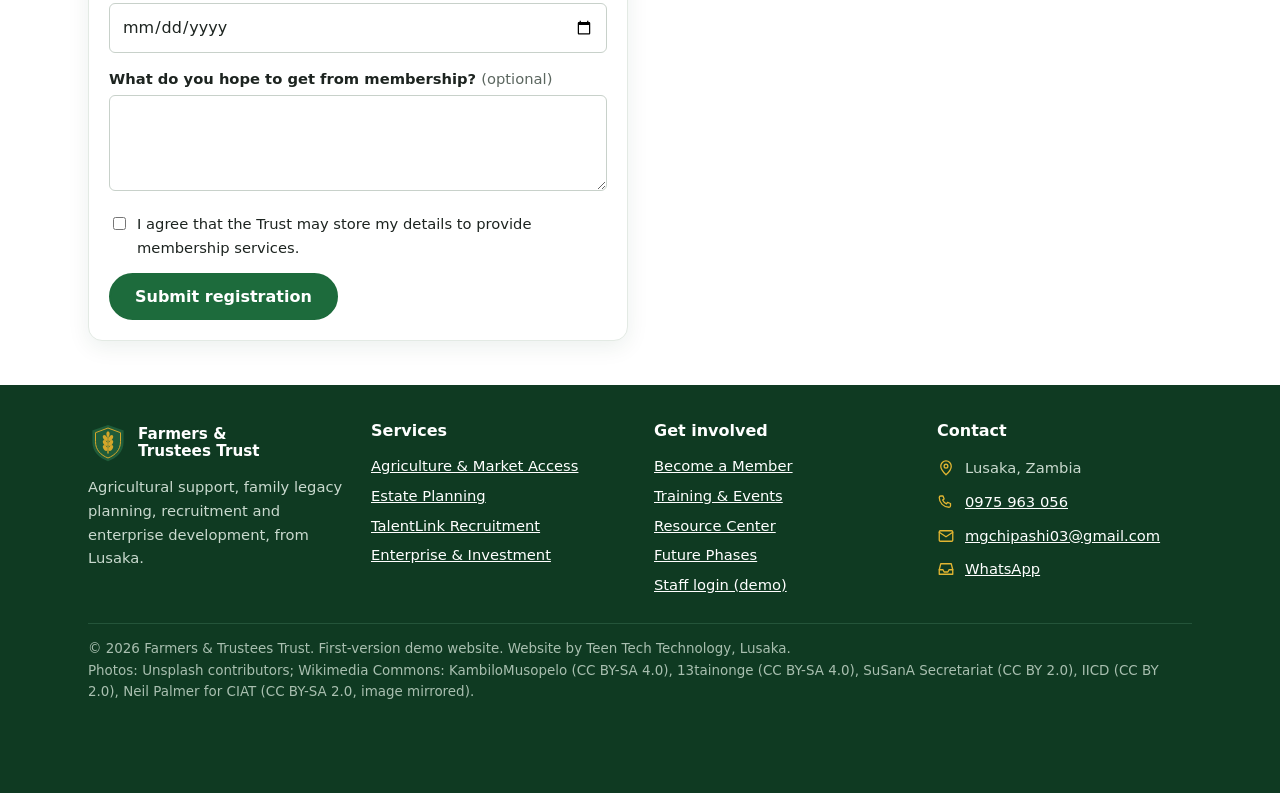
<file: membership.html>
<!doctype html>
<html lang="en">
<head>
<meta charset="utf-8">
<meta name="viewport" content="width=device-width,initial-scale=1">
<title>Membership Portal | Farmers & Trustees Trust</title>
<meta name="description" content="Register as a member of Farmers & Trustees Trust and receive your membership number and certificate.">
<meta name="theme-color" content="#1f5c3a">
<link rel="icon" href="assets/img/logo.svg" type="image/svg+xml">
<link rel="stylesheet" href="assets/css/style.css">
</head>
<body>
<main id="main">
<div class="page-head"><div class="wrap"><span class="kicker">Membership portal</span><h1>Become a member</h1><p>Register online in a few minutes. You will receive a membership number straight away, and you can download your membership certificate.</p></div></div>
<section><div class="wrap">
<h2>Membership categories</h2>
<div class="grid g3">
<div class="card"><span class="ci"><i data-i="graduation"></i></span><h3>Student Member</h3><p>For learners at school, college or university. Access to internships, attachments and training.</p><span class="tag gold">Fee to be confirmed</span></div>
<div class="card"><span class="ci"><i data-i="sprout"></i></span><h3>Farmer Member</h3><p>For small, medium and commercial farmers. Market access, advisory and succession planning.</p><span class="tag gold">Fee to be confirmed</span></div>
<div class="card"><span class="ci"><i data-i="users"></i></span><h3>Ordinary Member</h3><p>For individuals and families who want to use the Trust's services.</p><span class="tag gold">Fee to be confirmed</span></div>
<div class="card"><span class="ci"><i data-i="handshake"></i></span><h3>Associate Member</h3><p>For professionals and partners who support the Trust's work.</p><span class="tag gold">Fee to be confirmed</span></div>
<div class="card"><span class="ci"><i data-i="building"></i></span><h3>Corporate Member</h3><p>For companies, cooperatives and organisations, including employers and buyers.</p><span class="tag gold">Fee to be confirmed</span></div>
<div class="card"><span class="ci"><i data-i="star"></i></span><h3>Honorary Member</h3><p>Awarded by the Trust to people who have made a notable contribution. By invitation.</p><span class="tag">By invitation</span></div>
</div></div></section>
<section class="alt" id="register"><div class="wrap">
<div class="tabs"><button data-tab="reg" class="on"><i data-i="id"></i>Register</button><button data-tab="dash"><i data-i="chart"></i>Member dashboard</button></div>
<div class="panel on" id="reg">
<div class="split" style="align-items:start">
<div>
<form class="f" id="memberForm" data-store="members" data-confirm="#memberDone" novalidate>
<h3>Online registration form</h3>
<div class="field"><label for="f-category-7009">Membership category</label><select id="f-category-7009" name="category" required><option value="">Select...</option><option>Student Member</option><option>Farmer Member</option><option>Ordinary Member</option><option>Associate Member</option><option>Corporate Member</option><option>Honorary Member</option></select><div class="err">Please choose an option.</div></div>
<div class="fr c2"><div class="field"><label for="f-fullName-9713">Full name (or organisation name)</label><input id="f-fullName-9713" name="fullName" type="text" required><div class="err">This field is required.</div></div><div class="field"><label for="f-nrc-5384">NRC or registration number <span class="opt">(optional)</span></label><input id="f-nrc-5384" name="nrc" type="text"><div class="err">This field is required.</div></div></div>
<div class="fr c2"><div class="field"><label for="f-phone-2978">Phone number</label><input id="f-phone-2978" name="phone" type="tel" inputmode="tel" data-phone="1" autocomplete="tel" required><div class="err">Enter a valid Zambian phone number, e.g. 0971234567.</div></div><div class="field"><label for="f-email-1427">Email address <span class="opt">(optional)</span></label><input id="f-email-1427" name="email" type="email"><div class="err">Enter a valid email address.</div></div></div>
<div class="fr c2"><div class="field"><label for="f-province-5320">Province</label><select id="f-province-5320" name="province" required><option value="">Select...</option><option>Lusaka</option><option>Central</option><option>Copperbelt</option><option>Eastern</option><option>Luapula</option><option>Muchinga</option><option>Northern</option><option>North-Western</option><option>Southern</option><option>Western</option></select><div class="err">Please choose an option.</div></div><div class="field"><label for="f-district-546">District or town</label><input id="f-district-546" name="district" type="text" required><div class="err">This field is required.</div></div></div>
<div class="field"><label for="f-dob-2698">Date of birth <span class="opt">(optional)</span></label><input id="f-dob-2698" name="dob" type="date"><div class="err">Choose a date.</div></div>
<div class="field"><label for="f-interest-1734">What do you hope to get from membership? <span class="opt">(optional)</span></label><textarea id="f-interest-1734" name="interest"></textarea><div class="err">This field is required.</div></div>
<div class="field"><label class="check"><input type="checkbox" name="consent" required> I agree that the Trust may store my details to provide membership services.</label><div class="err">Please tick to continue.</div></div>
<button class="btn" type="submit">Submit registration</button>
</form>
<div class="confirm" id="memberDone" aria-live="polite"></div>
</div>
<div class="card"><span class="ci"><i data-i="check"></i></span><h3>What happens next</h3><ul class="ticks"><li>You get a membership number like <b>FTT-2026-000123</b>.</li><li>Your dashboard shows your details and status.</li><li>You can download or print your membership certificate.</li><li>Our team confirms your membership and fee payment by phone.</li></ul>
<p class="note">Demo version: details are saved only in this browser. Fees per category will be confirmed by the Trust.</p></div>
</div></div>
<div class="panel" id="dash">
<div id="dashBody"></div>
</div>
</div></section>

</main>
<script src="assets/js/app.js"></script>

<script>
(function(){
var S=FTT.S,esc=FTT.esc;
FTT.hooks.memberForm={
 before:function(r){var n=101+FTT.SEED.members.length+S.all("members").length;r.id="FTT-"+new Date().getFullYear()+"-"+String(n).padStart(6,"0");r.status="Pending";S.put("current",r.id)},
 after:function(r){render();return '<strong>Registration received. Welcome, '+esc(r.fullName)+'.</strong><p style="margin:.4em 0">Your membership number is</p><div class="member-no">'+esc(r.id)+'</div><div class="btns"><button class="btn" type="button" onclick="document.querySelector(\'[data-tab=dash]\').click()">Open my dashboard</button></div><p class="muted" style="margin-top:10px">Demo: saved in this browser only.</p>'}
};
function find(no){return S.all("members").concat(FTT.SEED.members).filter(function(m){return m.id.toUpperCase()===String(no).trim().toUpperCase()})[0]}
function render(){
 var box=document.getElementById("dashBody"),cur=S.get("current"),m=cur&&find(cur);
 if(!m){box.innerHTML='<div class="card" style="max-width:520px"><h3>Member dashboard (demo)</h3><p>Enter your membership number to view your dashboard. Register first if you do not have one.</p><form id="lookup" novalidate><div class="field"><label for="lk">Membership number</label><input id="lk" required placeholder="FTT-2026-000123"><div class="err">Membership number not found.</div></div><button class="btn">View dashboard</button></form><p class="muted" style="margin-top:10px">Try the sample number FTT-2026-000101.</p></div>';
  document.getElementById("lookup").onsubmit=function(e){e.preventDefault();var v=document.getElementById("lk"),f=find(v.value);if(f){S.put("current",f.id);render()}else v.closest(".field").classList.add("bad")};return}
 box.innerHTML='<div class="grid g2"><div class="member-card"><span class="kicker">Member dashboard (demo)</span><h3>'+esc(m.fullName)+'</h3><div class="member-no">'+esc(m.id)+'</div>'+
 '<table class="tbl" style="margin-top:12px"><tr><th>Category</th><td>'+esc(m.category)+'</td></tr><tr><th>Status</th><td><span class="tag gold">'+esc(m.status)+'</span></td></tr><tr><th>Phone</th><td>'+esc(m.phone)+'</td></tr><tr><th>District</th><td>'+esc(m.district)+'</td></tr><tr><th>Joined</th><td>'+new Date(m.created).toLocaleDateString("en-GB")+'</td></tr></table>'+
 '<div class="btns"><button class="btn gold" id="mkCert" type="button">Generate membership certificate</button><button class="btn line" id="logout" type="button">Switch member</button></div></div>'+
 '<div class="card"><h3>Your services</h3><ul class="ticks"><li><a href="agriculture.html">Post produce or request produce</a></li><li><a href="estate.html">Start estate planning registration</a></li><li><a href="talentlink.html">Browse jobs and internships</a></li><li><a href="enterprise.html">Register a startup or as an investor</a></li><li><a href="events.html">Register for training</a></li></ul><p class="muted">Payment of fees, card renewals and messages will be added once the online system is connected.</p></div></div><div id="certOut" style="margin-top:20px"></div>';
 document.getElementById("logout").onclick=function(){localStorage.removeItem("ftt_current");render()};
 document.getElementById("mkCert").onclick=function(){var c=FTT.certificate({title:"Certificate of Membership",name:m.fullName,lines:["is a registered "+m.category,"of Farmers & Trustees Trust","Membership number: "+m.id],date:new Date().toLocaleDateString("en-GB"),ref:m.id});FTT.showCert(c,document.getElementById("certOut"),"FTT-membership-"+m.id+".png");FTT.toast("Certificate ready")};
}
render();
})();
</script>

</body>
</html>
</file>
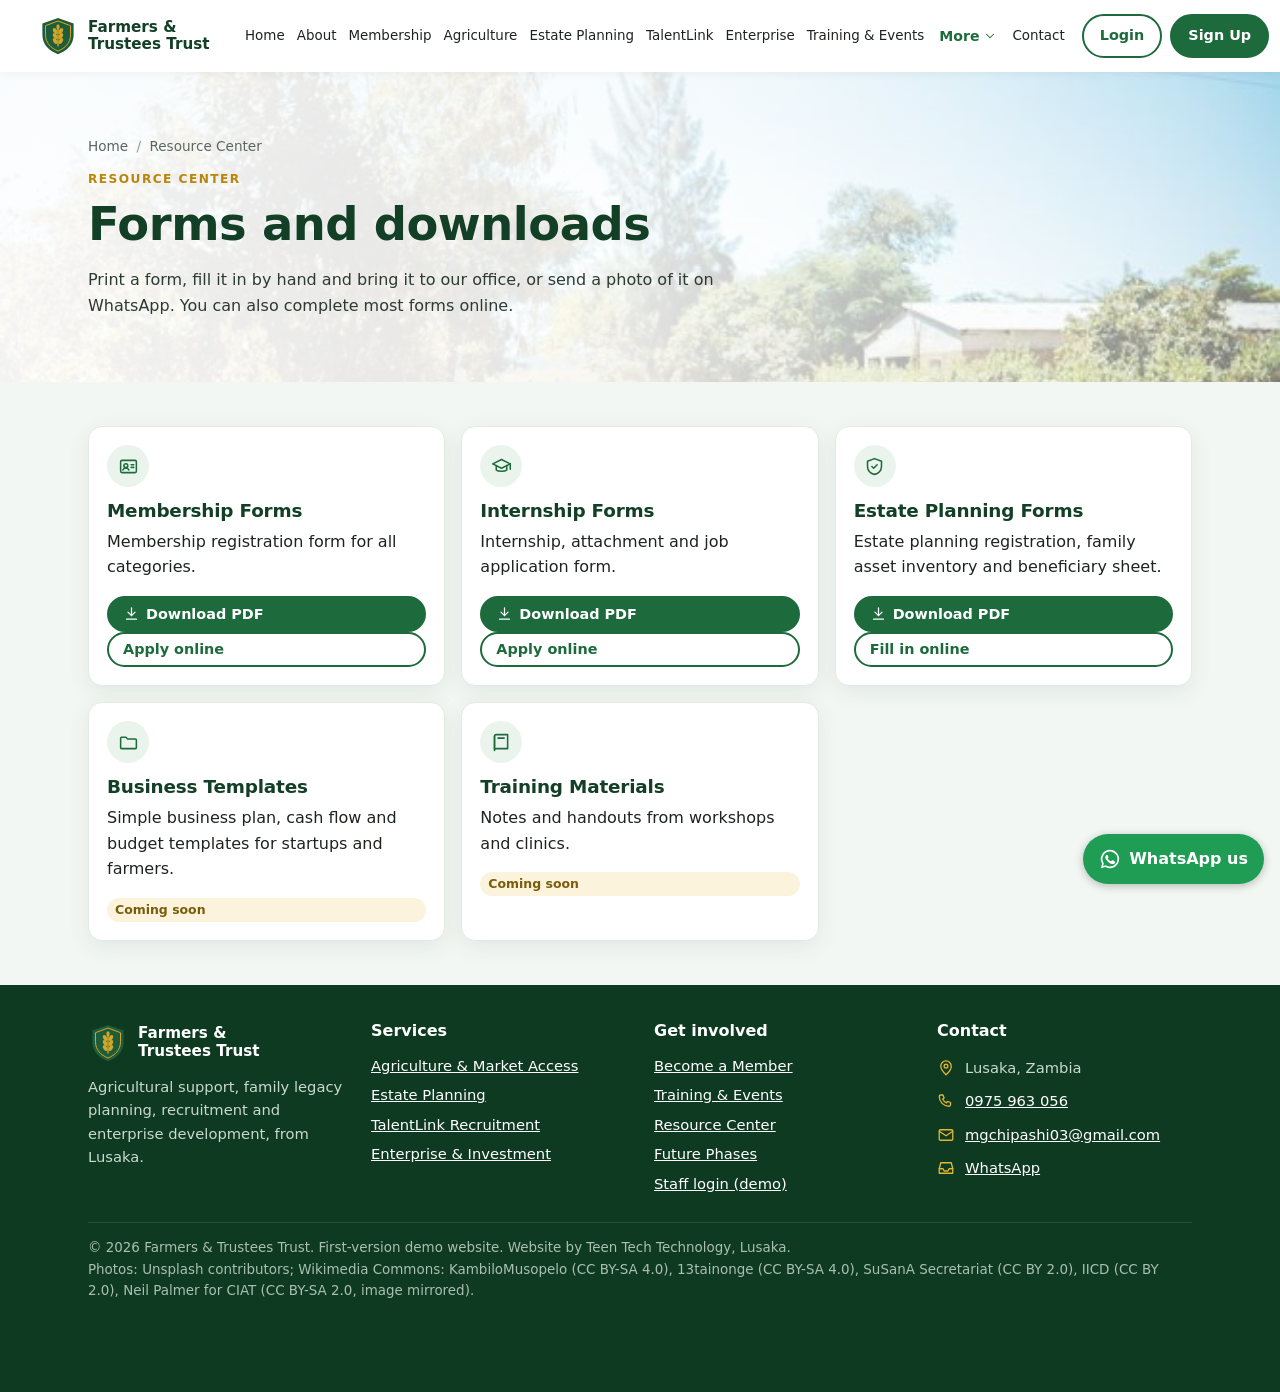
<file: resources.html>
<!doctype html>
<html lang="en">
<head>
<meta charset="utf-8">
<meta name="viewport" content="width=device-width,initial-scale=1">
<title>Resource Center | Farmers & Trustees Trust</title>
<meta name="description" content="Download membership, internship and estate planning forms, plus templates and training materials.">
<meta name="theme-color" content="#1f5c3a">
<link rel="icon" href="assets/img/logo.svg" type="image/svg+xml">
<link rel="stylesheet" href="assets/css/style.css">
</head>
<body>
<main id="main">
<div class="page-head"><div class="wrap"><span class="kicker">Resource center</span><h1>Forms and downloads</h1><p>Print a form, fill it in by hand and bring it to our office, or send a photo of it on WhatsApp. You can also complete most forms online.</p></div></div>
<section><div class="wrap"><div class="grid g3">
<div class="card doc-card"><span class="ci"><i data-i="id"></i></span><h3>Membership Forms</h3><p>Membership registration form for all categories.</p><a class="btn sm" href="assets/docs/FTT-Membership-Form.pdf" download><i data-i="download"></i>Download PDF</a> <a class="btn sm line" href="membership.html">Apply online</a></div>
<div class="card doc-card"><span class="ci"><i data-i="graduation"></i></span><h3>Internship Forms</h3><p>Internship, attachment and job application form.</p><a class="btn sm" href="assets/docs/FTT-Internship-Application-Form.pdf" download><i data-i="download"></i>Download PDF</a> <a class="btn sm line" href="talentlink.html#apply">Apply online</a></div>
<div class="card doc-card"><span class="ci"><i data-i="shield"></i></span><h3>Estate Planning Forms</h3><p>Estate planning registration, family asset inventory and beneficiary sheet.</p><a class="btn sm" href="assets/docs/FTT-Estate-Planning-Forms.pdf" download><i data-i="download"></i>Download PDF</a> <a class="btn sm line" href="estate.html">Fill in online</a></div>
<div class="card doc-card"><span class="ci"><i data-i="folder"></i></span><h3>Business Templates</h3><p>Simple business plan, cash flow and budget templates for startups and farmers.</p><span class="tag gold">Coming soon</span></div>
<div class="card doc-card"><span class="ci"><i data-i="book"></i></span><h3>Training Materials</h3><p>Notes and handouts from workshops and clinics.</p><span class="tag gold">Coming soon</span></div>
</div></div></section>

</main>
<script src="assets/js/app.js"></script>

</body>
</html>
</file>
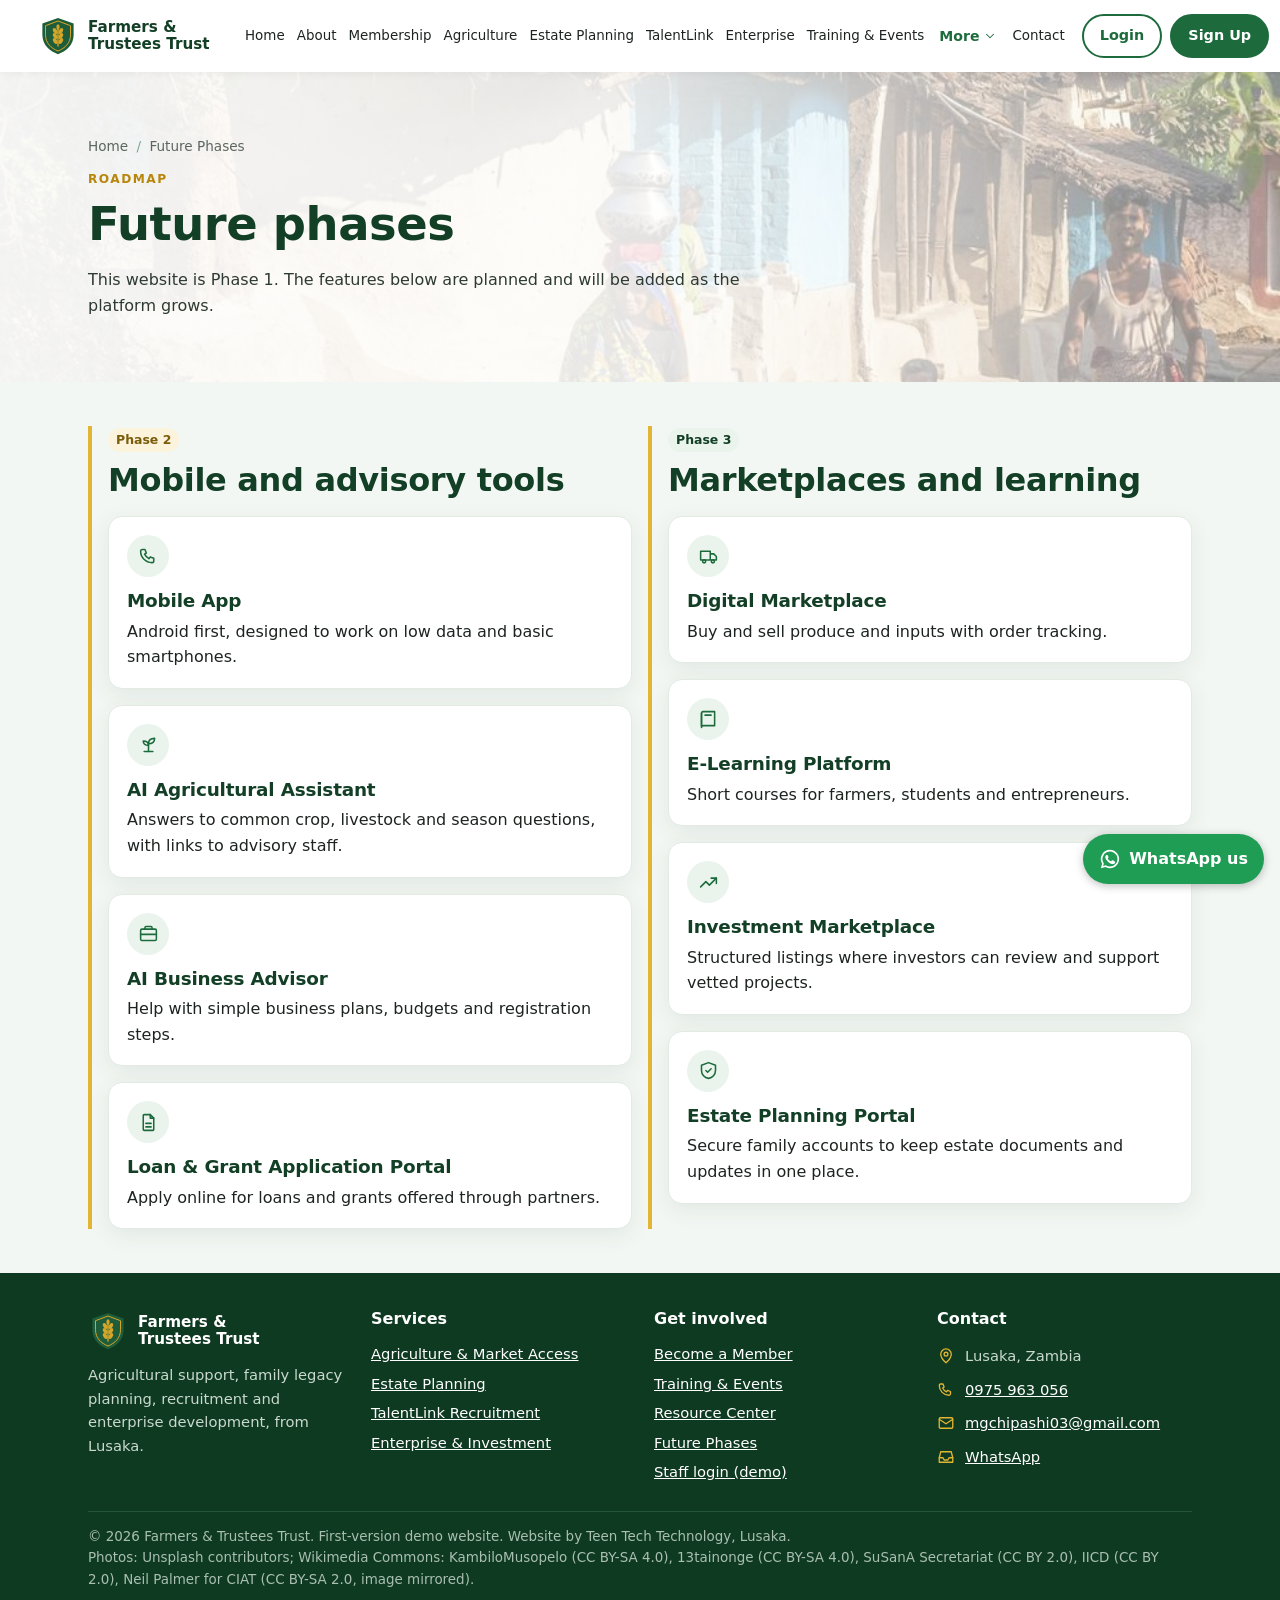
<file: roadmap.html>
<!doctype html>
<html lang="en">
<head>
<meta charset="utf-8">
<meta name="viewport" content="width=device-width,initial-scale=1">
<title>Future Phases | Farmers & Trustees Trust</title>
<meta name="description" content="Planned future developments for the Farmers & Trustees Trust digital platform.">
<meta name="theme-color" content="#1f5c3a">
<link rel="icon" href="assets/img/logo.svg" type="image/svg+xml">
<link rel="stylesheet" href="assets/css/style.css">
</head>
<body>
<main id="main">
<div class="page-head"><div class="wrap"><span class="kicker">Roadmap</span><h1>Future phases</h1><p>This website is Phase 1. The features below are planned and will be added as the platform grows.</p></div></div>
<section><div class="wrap grid g2">
<div class="phase"><span class="tag gold">Phase 2</span><h2 style="margin-top:8px">Mobile and advisory tools</h2>
<div class="grid"><div class="card"><span class="ci"><i data-i="phone"></i></span><h3>Mobile App</h3><p>Android first, designed to work on low data and basic smartphones.</p></div>
<div class="card"><span class="ci"><i data-i="sprout"></i></span><h3>AI Agricultural Assistant</h3><p>Answers to common crop, livestock and season questions, with links to advisory staff.</p></div>
<div class="card"><span class="ci"><i data-i="briefcase"></i></span><h3>AI Business Advisor</h3><p>Help with simple business plans, budgets and registration steps.</p></div>
<div class="card"><span class="ci"><i data-i="file"></i></span><h3>Loan &amp; Grant Application Portal</h3><p>Apply online for loans and grants offered through partners.</p></div></div></div>
<div class="phase"><span class="tag">Phase 3</span><h2 style="margin-top:8px">Marketplaces and learning</h2>
<div class="grid"><div class="card"><span class="ci"><i data-i="truck"></i></span><h3>Digital Marketplace</h3><p>Buy and sell produce and inputs with order tracking.</p></div>
<div class="card"><span class="ci"><i data-i="book"></i></span><h3>E-Learning Platform</h3><p>Short courses for farmers, students and entrepreneurs.</p></div>
<div class="card"><span class="ci"><i data-i="trend"></i></span><h3>Investment Marketplace</h3><p>Structured listings where investors can review and support vetted projects.</p></div>
<div class="card"><span class="ci"><i data-i="shield"></i></span><h3>Estate Planning Portal</h3><p>Secure family accounts to keep estate documents and updates in one place.</p></div></div></div>
</div></section>

</main>
<script src="assets/js/app.js"></script>

</body>
</html>
</file>
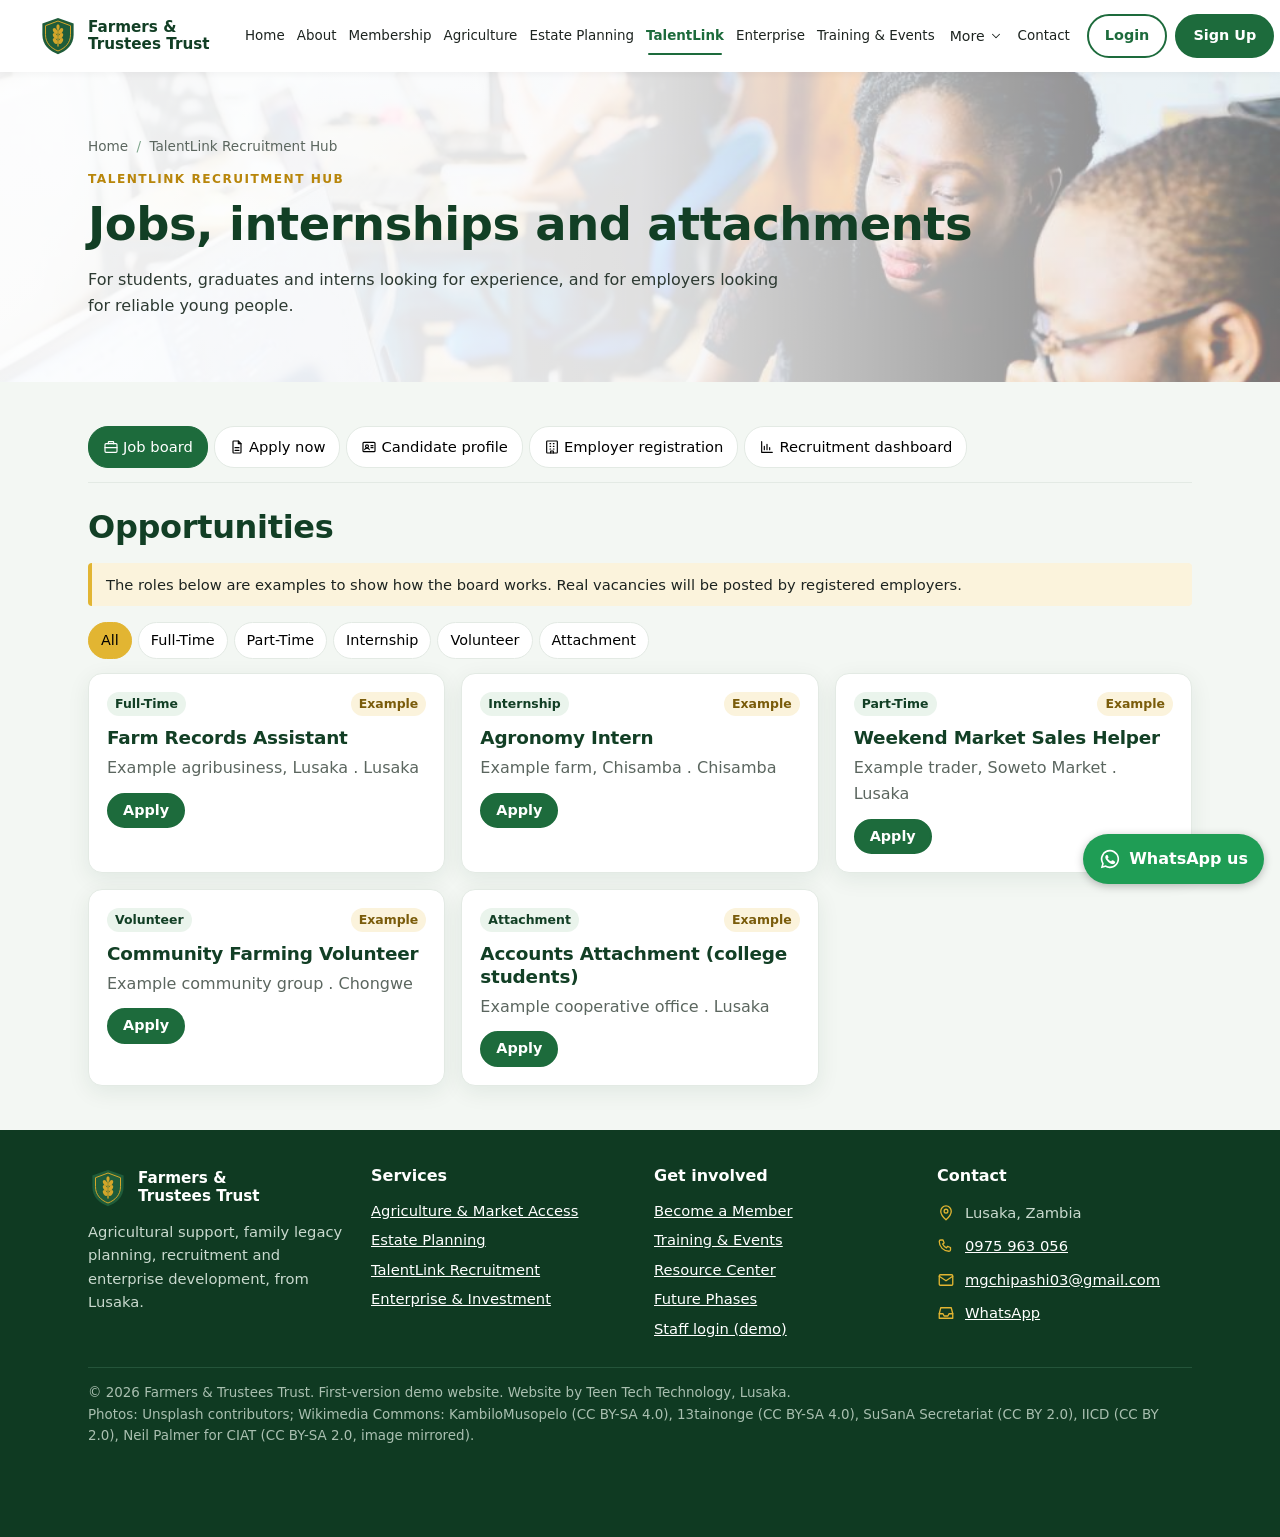
<file: talentlink.html>
<!doctype html>
<html lang="en">
<head>
<meta charset="utf-8">
<meta name="viewport" content="width=device-width,initial-scale=1">
<title>TalentLink Recruitment Hub | Farmers & Trustees Trust</title>
<meta name="description" content="Jobs, internships, volunteer roles and attachments for students and graduates, and a place for employers to find candidates.">
<meta name="theme-color" content="#1f5c3a">
<link rel="icon" href="assets/img/logo.svg" type="image/svg+xml">
<link rel="stylesheet" href="assets/css/style.css">
</head>
<body>
<main id="main">
<div class="page-head"><div class="wrap"><span class="kicker">TalentLink recruitment hub</span><h1>Jobs, internships and attachments</h1><p>For students, graduates and interns looking for experience, and for employers looking for reliable young people.</p></div></div>
<section><div class="wrap">
<div class="tabs"><button data-tab="jobs" class="on"><i data-i="briefcase"></i>Job board</button><button data-tab="apply"><i data-i="file"></i>Apply now</button><button data-tab="profile"><i data-i="id"></i>Candidate profile</button><button data-tab="employer"><i data-i="building"></i>Employer registration</button><button data-tab="rdash"><i data-i="chart"></i>Recruitment dashboard</button></div>
<div class="panel on" id="jobs"><h2>Opportunities</h2><p class="note">The roles below are examples to show how the board works. Real vacancies will be posted by registered employers.</p>
<div class="filters" id="jobFilters"><button class="on" data-f="All">All</button><button data-f="Full-Time">Full-Time</button><button data-f="Part-Time">Part-Time</button><button data-f="Internship">Internship</button><button data-f="Volunteer">Volunteer</button><button data-f="Attachment">Attachment</button></div>
<div class="grid g3" id="jobList"></div></div>
<div class="panel" id="apply"><div class="split" style="align-items:start"><div>
<form class="f" id="applyForm" data-store="jobApps" data-prefix="APP" novalidate><h3>Internship and job application</h3>
<div class="field"><label for="jobSel">Position</label><select id="jobSel" name="position" required><option value="">Select...</option></select><div class="err">Please choose a position.</div></div>
<div class="fr c2"><div class="field"><label for="f-name-7404">Full name</label><input id="f-name-7404" name="name" type="text" required><div class="err">This field is required.</div></div><div class="field"><label for="f-phone-7038">Phone number</label><input id="f-phone-7038" name="phone" type="tel" inputmode="tel" data-phone="1" autocomplete="tel" required><div class="err">Enter a valid Zambian phone number, e.g. 0971234567.</div></div></div>
<div class="fr c2"><div class="field"><label for="f-email-2202">Email</label><input id="f-email-2202" name="email" type="email" required><div class="err">Enter a valid email address.</div></div><div class="field"><label for="f-qualification-1172">Highest qualification</label><select id="f-qualification-1172" name="qualification" required><option value="">Select...</option><option>Grade 12</option><option>Certificate</option><option>Diploma</option><option>Degree</option><option>Currently studying</option></select><div class="err">Please choose an option.</div></div></div>
<div class="fr c2"><div class="field"><label for="f-institution-452">School, college or university <span class="opt">(optional)</span></label><input id="f-institution-452" name="institution" type="text"><div class="err">This field is required.</div></div><div class="field"><label for="f-field-4219">Field of study <span class="opt">(optional)</span></label><input id="f-field-4219" name="field" type="text"><div class="err">This field is required.</div></div></div>
<div class="field"><label for="f-motivation-8155">Why are you a good fit?</label><textarea id="f-motivation-8155" name="motivation" required></textarea><div class="err">This field is required.</div></div>
<div class="field"><label for="cv">CV <span class="opt">(optional, PDF or Word)</span></label><input id="cv" name="cv" type="file" accept=".pdf,.doc,.docx"></div>
<button class="btn" type="submit">Submit application</button></form><div class="confirm" id="appDone"></div></div>
<div class="card"><span class="ci"><i data-i="check"></i></span><h3>Before you apply</h3><ul class="ticks"><li>Use a phone number you answer often.</li><li>Keep your motivation short and specific.</li><li>Students on attachment should have a letter from their institution.</li></ul><p class="muted">The Trust never asks for payment to apply for a job.</p></div></div></div>
<div class="panel" id="profile"><div class="split" style="align-items:start"><div>
<form class="f" id="candForm" data-store="candidates" data-prefix="CAN" novalidate><h3>Create a candidate profile</h3>
<div class="fr c2"><div class="field"><label for="f-name-4170">Full name</label><input id="f-name-4170" name="name" type="text" required><div class="err">This field is required.</div></div><div class="field"><label for="f-phone-6934">Phone number</label><input id="f-phone-6934" name="phone" type="tel" inputmode="tel" data-phone="1" autocomplete="tel" required><div class="err">Enter a valid Zambian phone number, e.g. 0971234567.</div></div></div>
<div class="fr c2"><div class="field"><label for="f-status2-1720">Status</label><select id="f-status2-1720" name="status2" required><option value="">Select...</option><option>Student</option><option>Graduate</option><option>Intern</option><option>Experienced</option></select><div class="err">Please choose an option.</div></div><div class="field"><label for="f-ptype-7652">Preferred type</label><select id="f-ptype-7652" name="ptype" required><option value="">Select...</option><option>Full-Time</option><option>Part-Time</option><option>Internship</option><option>Volunteer</option><option>Attachment</option></select><div class="err">Please choose an option.</div></div></div>
<div class="field"><label for="f-skills-7984">Skills (comma separated)</label><input id="f-skills-7984" name="skills" type="text" required><div class="err">This field is required.</div></div>
<div class="field"><label for="f-summary-2992">Short summary <span class="opt">(optional)</span></label><textarea id="f-summary-2992" name="summary"></textarea><div class="err">This field is required.</div></div>
<button class="btn" type="submit">Save profile</button></form><div class="confirm" id="candDone"></div></div>
<div><h3>Candidate profiles</h3><div id="candList" class="grid"></div></div></div></div>
<div class="panel" id="employer"><form class="f" id="empForm" data-store="employers" data-prefix="EMP" style="max-width:760px" novalidate><h3>Employer registration</h3>
<div class="fr c2"><div class="field"><label for="f-org-3041">Organisation name</label><input id="f-org-3041" name="org" type="text" required><div class="err">This field is required.</div></div><div class="field"><label for="f-sector-7468">Sector</label><select id="f-sector-7468" name="sector" required><option value="">Select...</option><option>Agriculture</option><option>Agro-processing</option><option>Retail</option><option>Finance</option><option>Education</option><option>Health</option><option>Technology</option><option>NGO</option><option>Government</option><option>Other</option></select><div class="err">Please choose an option.</div></div></div>
<div class="fr c2"><div class="field"><label for="f-contact-2391">Contact person</label><input id="f-contact-2391" name="contact" type="text" required><div class="err">This field is required.</div></div><div class="field"><label for="f-phone-1734">Phone number</label><input id="f-phone-1734" name="phone" type="tel" inputmode="tel" data-phone="1" autocomplete="tel" required><div class="err">Enter a valid Zambian phone number, e.g. 0971234567.</div></div></div>
<div class="fr c2"><div class="field"><label for="f-email-9623">Email</label><input id="f-email-9623" name="email" type="email" required><div class="err">Enter a valid email address.</div></div><div class="field"><label for="f-location-6324">Location</label><input id="f-location-6324" name="location" type="text" required><div class="err">This field is required.</div></div></div>
<div class="fr c2"><div class="field"><label for="f-vacancy-5089">First vacancy title <span class="opt">(optional)</span></label><input id="f-vacancy-5089" name="vacancy" type="text"><div class="err">This field is required.</div></div><div class="field"><label for="f-vtype-648">Vacancy type</label><select id="f-vtype-648" name="vtype" required><option value="">Select...</option><option>Full-Time</option><option>Part-Time</option><option>Internship</option><option>Volunteer</option><option>Attachment</option></select><div class="err">Please choose an option.</div></div></div>
<button class="btn" type="submit">Register as employer</button></form><div class="confirm" id="empDone"></div></div>
<div class="panel" id="rdash"><h2>Recruitment dashboard (demo)</h2><p class="muted">In the full system employers will log in to see only their own applicants. This demo shows everything saved in this browser.</p><div id="rdashBody"></div></div>
</div></section>

</main>
<script src="assets/js/app.js"></script>

<script>
(function(){var esc=FTT.esc,S=FTT.S;
function allJobs(){return FTT.SEED.jobs.map(function(j){j.seed=true;return j}).concat(S.all("employers").filter(function(e){return e.vacancy}).map(function(e){return{id:e.id,title:e.vacancy,org:e.org,type:e.vtype,loc:e.location}}))}
var cur="All";
function jobs(){var a=allJobs().filter(function(j){return cur==="All"||j.type===cur});
 document.getElementById("jobList").innerHTML=a.length?a.map(function(j){return '<div class="card listing"><div class="top"><span class="tag">'+esc(j.type)+'</span>'+(j.seed?'<span class="tag gold">Example</span>':'')+'</div><h3 style="margin:4px 0 0">'+esc(j.title)+'</h3><div class="muted">'+esc(j.org)+' . '+esc(j.loc)+'</div><button class="btn sm" data-apply="'+esc(j.title)+'">Apply</button></div>'}).join(""):'<p>No roles in this category yet.</p>';
 var sel=document.getElementById("jobSel"),v=sel.value;sel.innerHTML='<option value="">Select...</option>'+allJobs().map(function(j){return '<option>'+esc(j.title)+'</option>'}).join("")+'<option>General internship application</option>';sel.value=v}
document.getElementById("jobFilters").onclick=function(e){var b=e.target.closest("button");if(!b)return;cur=b.dataset.f;this.querySelectorAll("button").forEach(function(x){x.classList.toggle("on",x===b)});jobs()};
document.getElementById("jobList").onclick=function(e){var b=e.target.closest("[data-apply]");if(!b)return;document.querySelector('[data-tab=apply]').click();document.getElementById("jobSel").value=b.dataset.apply;document.getElementById("apply").scrollIntoView()};
function cands(){var a=[{name:"Example candidate",status2:"Graduate",ptype:"Internship",skills:"Excel, farm records, customer service",seed:true}].concat(S.all("candidates"));
 document.getElementById("candList").innerHTML=a.map(function(c){return '<div class="card"><h3>'+esc(c.name)+(c.seed?' <span class="tag gold">Example</span>':'')+'</h3><div class="muted">'+esc(c.status2)+' . looking for '+esc(c.ptype)+'</div><div>'+esc(c.skills)+'</div></div>'}).join("")}
function dash(){var ap=S.all("jobApps");
 document.getElementById("rdashBody").innerHTML='<div class="grid g4" style="margin-bottom:16px"><div class="stat"><b>'+allJobs().length+'</b>Open roles</div><div class="stat"><b>'+ap.length+'</b>Applications</div><div class="stat"><b>'+S.all("candidates").length+'</b>Candidate profiles</div><div class="stat"><b>'+S.all("employers").length+'</b>Employers</div></div>'+
 '<div class="scroll"><table class="tbl"><thead><tr><th>Ref</th><th>Name</th><th>Position</th><th>Qualification</th><th>Date</th></tr></thead><tbody>'+(ap.length?ap.map(function(a){return '<tr><td>'+esc(a.id)+'</td><td>'+esc(a.name)+'</td><td>'+esc(a.position)+'</td><td>'+esc(a.qualification)+'</td><td>'+new Date(a.created).toLocaleDateString("en-GB")+'</td></tr>'}).join(""):'<tr><td colspan="5">No applications yet. Submit one under Apply now.</td></tr>')+'</tbody></table></div>'}
FTT.hooks.applyForm={after:function(r){setTimeout(dash);return '<strong>Application received.</strong> Reference <b>'+esc(r.id)+'</b> for '+esc(r.position)+'. We will contact shortlisted candidates.'}};
FTT.hooks.candForm={after:function(r){setTimeout(function(){cands();dash()});return '<strong>Profile saved.</strong> Reference <b>'+esc(r.id)+'</b>.'}};
FTT.hooks.empForm={after:function(r){setTimeout(function(){jobs();dash()});return '<strong>Employer registered.</strong> Reference <b>'+esc(r.id)+'</b>.'+(r.vacancy?' Your vacancy now appears on the job board.':'')}};
jobs();cands();dash();})();
</script>

</body>
</html>
</file>
<file: assets/css/style.css>
:root{--green:#1f5c3a;--green-d:#163f29;--green-l:#e8f1ea;--gold:#d4a62a;--gold-l:#fbf3dc;--ink:#1d2420;--muted:#5b665f;--line:#dfe5e0;--bg:#fafaf6;--r:8px}
*{box-sizing:border-box}
html{-webkit-text-size-adjust:100%}
body{margin:0;font:16px/1.6 system-ui,-apple-system,"Segoe UI",Roboto,Arial,sans-serif;color:var(--ink);background:var(--bg)}
img{max-width:100%;display:block}
a{color:var(--green)}
h1,h2,h3{line-height:1.25;margin:0 0 .5em;font-family:Georgia,"Times New Roman",serif;color:var(--green-d)}
h1{font-size:clamp(1.9rem,5vw,2.9rem)}h2{font-size:clamp(1.45rem,3.4vw,2rem)}h3{font-size:1.15rem}
p{margin:0 0 1em}
.wrap{max-width:1140px;margin:0 auto;padding:0 18px}
.skip{position:absolute;left:-999px}.skip:focus{left:8px;top:8px;background:#fff;padding:8px;z-index:99}
/* header */
.site-header{background:#fff;border-bottom:1px solid var(--line);position:sticky;top:0;z-index:50}
.site-header .wrap{max-width:1240px;display:flex;align-items:center;justify-content:space-between;min-height:64px;gap:12px}
.brand{display:flex;align-items:center;gap:10px;text-decoration:none;color:var(--green-d)}
.brand img{width:40px;height:40px}
.brand span{white-space:nowrap}.brand b{font-family:Georgia,serif;font-size:1.05rem;line-height:1.1;display:block}
.brand small{display:block;color:var(--muted);font-size:.72rem;letter-spacing:.04em}
.nav-toggle{display:inline-flex;align-items:center;gap:6px;border:1px solid var(--line);background:#fff;border-radius:var(--r);padding:8px 12px;font:inherit;cursor:pointer}
.main-nav{display:none;position:absolute;left:0;right:0;top:64px;background:#fff;border-bottom:1px solid var(--line);padding:8px 18px 16px}
.main-nav.open{display:block}
.main-nav a{display:block;padding:10px 4px;text-decoration:none;color:var(--ink);border-bottom:1px solid #f0f2f0}
.main-nav a[aria-current=page]{color:var(--green);font-weight:600}
@media(min-width:1280px){.nav-toggle{display:none}.main-nav{display:flex;position:static;padding:0;border:0;gap:0;flex-wrap:nowrap;justify-content:flex-end}
.main-nav a{border:0;padding:6px 7px;font-size:.86rem;white-space:nowrap;border-radius:6px}.main-nav a:hover{background:var(--green-l)}}
/* buttons */
.btn{display:inline-block;background:var(--green);color:#fff;border:2px solid var(--green);padding:10px 18px;border-radius:var(--r);text-decoration:none;font-family:inherit;font-size:1rem;font-weight:600;line-height:1.2;cursor:pointer}
.btn:hover{background:var(--green-d)}
.btn.gold{background:var(--gold);border-color:var(--gold);color:#1d1a0e}.btn.gold:hover{background:#c29620}
.btn.line{background:transparent;color:var(--green)}.btn.line:hover{background:var(--green-l)}
.btn.sm{padding:6px 12px;font-size:.9rem}
.btns{display:flex;flex-wrap:wrap;gap:10px;margin-top:18px}
/* sections */
section{padding:44px 0}
.alt{background:#fff;border-top:1px solid var(--line);border-bottom:1px solid var(--line)}
.page-head{background:var(--green);color:#fff;padding:36px 0}
.page-head h1{color:#fff;margin-bottom:.3em}.page-head p{max-width:720px;color:#e6efe8;margin:0}
.kicker{display:block;font-size:.78rem;letter-spacing:.08em;text-transform:uppercase;color:var(--gold);font-weight:700;margin-bottom:6px}
.lead{font-size:1.1rem;color:var(--muted);max-width:720px}
/* hero */
.hero{background:var(--green-d);color:#fff;padding:0}
.hero .wrap{display:grid;gap:0}
.hero-text{padding:40px 0 32px}
.hero h1{color:#fff}.hero p{color:#dce8df;font-size:1.08rem;max-width:560px}
.hero-img{margin:0 -18px}
.hero-img img{width:100%;height:280px;object-fit:cover;object-position:center 30%}
@media(min-width:860px){.hero .wrap{grid-template-columns:1.15fr .85fr;align-items:stretch}.hero-text{padding:72px 40px 72px 0}.hero-img{margin:0}.hero-img{padding:40px 0}.hero-img img{height:100%;min-height:420px;max-height:520px;border-radius:var(--r)}}
/* grids, cards */
.grid{display:grid;gap:16px}
@media(min-width:640px){.g2{grid-template-columns:repeat(2,1fr)}.g3{grid-template-columns:repeat(2,1fr)}}
@media(min-width:960px){.g3{grid-template-columns:repeat(3,1fr)}.g4{grid-template-columns:repeat(4,1fr)}}
@media(min-width:640px) and (max-width:959px){.g4{grid-template-columns:repeat(2,1fr)}}
.card{background:#fff;border:1px solid var(--line);border-radius:var(--r);padding:18px}
.card h3{margin-bottom:.35em}.card p:last-child{margin-bottom:0}
.card.photo{padding:0;overflow:hidden}.card.photo img{height:170px;width:100%;object-fit:cover}.card.photo .in{padding:16px 18px}
.split{display:grid;gap:24px;align-items:center}
@media(min-width:860px){.split{grid-template-columns:1fr 1fr}}
.split img{border-radius:var(--r);width:100%;max-height:380px;object-fit:cover}
ul.ticks{list-style:none;padding:0;margin:0 0 1em}ul.ticks li{padding:4px 0 4px 26px;position:relative}
ul.ticks li:before{content:"";position:absolute;left:4px;top:12px;width:10px;height:6px;border-left:2px solid var(--green);border-bottom:2px solid var(--green);transform:rotate(-45deg)}
.tag{display:inline-block;background:var(--green-l);color:var(--green-d);font-size:.78rem;padding:2px 8px;border-radius:20px;font-weight:600}
.tag.gold{background:var(--gold-l);color:#7a5c0b}
.note{background:var(--gold-l);border-left:4px solid var(--gold);padding:10px 14px;border-radius:4px;font-size:.92rem;margin:0 0 16px}
.muted{color:var(--muted)}
/* tabs */
.tabs{display:flex;flex-wrap:wrap;gap:6px;margin-bottom:18px}
.tabs button{border:1px solid var(--line);background:#fff;padding:8px 14px;border-radius:20px;font:inherit;font-size:.92rem;cursor:pointer}
.tabs button.on{background:var(--green);color:#fff;border-color:var(--green)}
.panel{display:none}.panel.on{display:block}
/* forms */
form.f{background:#fff;border:1px solid var(--line);border-radius:var(--r);padding:20px}
.fr{display:grid;gap:14px}@media(min-width:640px){.fr.c2{grid-template-columns:1fr 1fr}.fr.c3{grid-template-columns:1fr 1fr 1fr}}
label{display:block;font-weight:600;font-size:.92rem;margin-bottom:4px}
label .opt{font-weight:400;color:var(--muted)}
input,select,textarea{width:100%;font:inherit;padding:10px 12px;border:1px solid #c8d1ca;border-radius:6px;background:#fff;color:var(--ink)}
input:focus,select:focus,textarea:focus{outline:2px solid var(--gold);outline-offset:1px;border-color:var(--green)}
textarea{min-height:96px}
.field{margin-bottom:14px}
.field .err{display:none;color:#a3261b;font-size:.85rem;margin-top:3px}
.field.bad input,.field.bad select,.field.bad textarea{border-color:#a3261b}
.field.bad .err{display:block}
.check{display:flex;gap:8px;align-items:flex-start;font-weight:400}.check input{width:auto;margin-top:5px}
.rows .row{display:grid;gap:8px;grid-template-columns:1fr;padding:12px;border:1px dashed #c8d1ca;border-radius:6px;margin-bottom:10px;position:relative}
@media(min-width:640px){.rows .row{grid-template-columns:repeat(4,1fr) auto;align-items:end}}
.rows .row label{font-size:.82rem}
.rm{background:none;border:1px solid #d9b4ae;color:#a3261b;border-radius:6px;padding:8px 10px;cursor:pointer;font:inherit;font-size:.85rem}
.confirm{display:none;background:var(--green-l);border:1px solid #b9d4c0;border-radius:var(--r);padding:16px;margin-top:14px}
.confirm.on{display:block}
.confirm strong{color:var(--green-d)}
/* tables */
.tbl{width:100%;border-collapse:collapse;background:#fff;font-size:.92rem}
.tbl th,.tbl td{padding:9px 10px;border-bottom:1px solid var(--line);text-align:left;vertical-align:top}
.tbl th{background:var(--green-l);color:var(--green-d);font-size:.82rem;text-transform:uppercase;letter-spacing:.03em}
.scroll{overflow-x:auto;border:1px solid var(--line);border-radius:var(--r)}
/* listings */
.listing{display:flex;flex-direction:column;gap:6px}
.listing .top{display:flex;justify-content:space-between;gap:8px;align-items:baseline}
.price{font-weight:700;color:var(--green-d)}
.filters{display:flex;flex-wrap:wrap;gap:6px;margin-bottom:14px}
.filters button{border:1px solid var(--line);background:#fff;padding:6px 12px;border-radius:20px;cursor:pointer;font:inherit;font-size:.9rem}
.filters button.on{background:var(--gold);border-color:var(--gold)}
/* roadmap */
.phase{border-left:4px solid var(--gold);padding-left:16px}
/* footer */
.site-footer{background:var(--green-d);color:#cfdcd3;padding:36px 0 90px;font-size:.92rem}
.site-footer a{color:#fff}
.site-footer h3{color:var(--gold);font-family:inherit;font-size:.95rem;text-transform:uppercase;letter-spacing:.05em}
.site-footer ul{list-style:none;padding:0;margin:0}.site-footer li{padding:3px 0}
.foot-bottom{border-top:1px solid #2c5a40;margin-top:24px;padding-top:14px;font-size:.84rem}
/* whatsapp */
.wa-float{position:fixed;right:16px;bottom:16px;z-index:60;background:#1f9d55;color:#fff;border-radius:28px;padding:12px 16px;display:flex;gap:8px;align-items:center;text-decoration:none;font-weight:600;box-shadow:0 2px 8px rgba(0,0,0,.25)}
.wa-float svg{width:22px;height:22px}
@media(max-width:480px){.wa-float span{display:none}.wa-float{padding:13px}}
/* dashboard */
.stat{background:#fff;border:1px solid var(--line);border-radius:var(--r);padding:14px}
.stat b{display:block;font-size:1.6rem;color:var(--green-d)}
.bars .bar{display:grid;grid-template-columns:140px 1fr 40px;gap:8px;align-items:center;margin:6px 0;font-size:.9rem}
.bars .track{background:var(--green-l);height:14px;border-radius:7px;overflow:hidden}.bars .fill{background:var(--green);height:100%}
.bars .bar:nth-child(even) .fill{background:var(--gold)}
.member-card{border:2px solid var(--gold);border-radius:var(--r);padding:18px;background:#fff}
.member-no{font-family:ui-monospace,Consolas,monospace;font-size:1.3rem;color:var(--green-d);font-weight:700}
.toast{position:fixed;left:50%;bottom:80px;transform:translateX(-50%);background:var(--ink);color:#fff;padding:10px 16px;border-radius:6px;z-index:80;display:none}
.toast.on{display:block}
iframe.map{width:100%;height:320px;border:0;border-radius:var(--r)}
@media print{.site-header,.site-footer,.wa-float,.no-print{display:none!important}}

/* ---- polish v1.1: icons, page header photos, tidy spacing ---- */
.ico{width:20px;height:20px;flex:none;fill:none;stroke:currentColor;stroke-width:1.75;stroke-linecap:round;stroke-linejoin:round;vertical-align:-4px}
.btn .ico{width:17px;height:17px;margin-right:6px;vertical-align:-3px}
.btn .ico.after{margin:0 0 0 6px}
.ci{display:inline-flex;align-items:center;justify-content:center;width:42px;height:42px;border-radius:50%;background:var(--green-l);color:var(--green);margin-bottom:12px}
.ci .ico{width:21px;height:21px}
.ci.gold{background:var(--gold-l);color:#8a6a10}
.card.photo .in .ci{margin-top:-38px;background:#fff;border:2px solid var(--gold-l);position:relative}
.card h3 .ico{color:var(--gold);margin-right:6px}
.meta-line{display:flex;align-items:center;gap:6px;color:var(--muted);font-size:.92rem}
.meta-line .ico{width:16px;height:16px;color:var(--green)}
.ilist{list-style:none;padding:0;margin:0}
.ilist li{display:flex;gap:10px;align-items:flex-start;padding:5px 0}
.ilist .ico{width:18px;height:18px;margin-top:3px;color:var(--gold)}
.site-footer .ilist .ico{color:var(--gold)}
.tabs button .ico{width:16px;height:16px;margin-right:4px;vertical-align:-3px}
/* section headings */
.sec-head{margin-bottom:22px;max-width:760px}
.sec-head h2{margin-bottom:.3em}
.sec-head p{color:var(--muted);margin:0}
section h2+.lead{margin-bottom:0}
/* inner page header with photo, same pattern as home hero */
.page-head.has-photo{padding:0;background:var(--green-d)}
.ph-grid{display:grid}
.ph-text{padding:28px 0 26px}
.ph-img{margin:0 -18px;position:relative}
.ph-img img{width:100%;height:220px;object-fit:cover}
.ph-img figcaption{position:absolute;right:8px;bottom:6px;background:rgba(0,0,0,.45);color:#eee;font-size:.68rem;padding:2px 6px;border-radius:3px;max-width:90%}
.crumbs{font-size:.82rem;color:#b9d0c0;margin-bottom:12px}
.crumbs a{color:#fff;text-decoration:none}.crumbs a:hover{text-decoration:underline}
.crumbs span{margin:0 4px;color:#7fa58c}
@media(min-width:860px){.ph-grid{grid-template-columns:1.15fr .85fr;align-items:stretch}.ph-text{padding:52px 40px 52px 0;align-self:center}.ph-img{margin:0}.ph-img img{height:100%;min-height:300px;max-height:380px}}
/* tidy */
.tabs{border-bottom:1px solid var(--line);padding-bottom:14px;margin-bottom:24px}
.panel>h2:first-child{margin-top:0}
.split>.card{align-self:start}
.site-footer .grid{gap:28px}
.site-footer h3{margin-bottom:10px}
.foot-bottom{line-height:1.6;color:#a9bfb0}
.card.listing .btn{align-self:flex-start;margin-top:6px}
.doc-card{display:flex;flex-direction:column}
.doc-card .btns{margin-top:auto;padding-top:10px}
.hero .btn .ico{width:17px;height:17px}
@media(min-width:1280px) and (max-width:1360px){.main-nav a{padding:6px 6px;font-size:.86rem}}
.ph-img img{object-position:center 30%}
.page-head.pos-top .ph-img img{object-position:center 8%}
.lead+h3{margin-top:22px}
.fr{align-items:end}
@media(max-width:640px){.tabs{flex-wrap:nowrap;overflow-x:auto;-webkit-overflow-scrolling:touch;scrollbar-width:none;margin-left:-18px;margin-right:-18px;padding-left:18px;padding-right:18px}.tabs::-webkit-scrollbar{display:none}.tabs button{flex:none}}

/* ---- v2: reference layout (white header, photo hero, cards) ---- */
:root{--green:#1d6b3c;--green-d:#123f25;--green-l:#eaf4ec;--gold:#e2b532;--bg:#f3f7f3;--line:#e3eae4;--r:14px;--sh:0 6px 22px rgba(18,63,37,.08)}
body{background:var(--bg);font-family:"Segoe UI",system-ui,-apple-system,Roboto,Arial,sans-serif}
h1,h2,h3{font-family:inherit;font-weight:700;letter-spacing:-.01em}
.brand b{font-family:inherit;color:var(--green-d)}
.site-header{border-bottom:0;box-shadow:0 1px 10px rgba(0,0,0,.05)}
.site-header .wrap{min-height:72px}
.head-actions{display:none;gap:8px;flex:none}
.pill{display:inline-block;padding:8px 20px;border-radius:999px;background:var(--green);color:#fff;border:2px solid var(--green);text-decoration:none;font-weight:600;font-size:.9rem;white-space:nowrap}
.pill:hover{background:var(--green-d)}
.pill.line{background:#fff;color:var(--green)}.pill.line:hover{background:var(--green-l)}
.nav-toggle{margin-left:auto;border-radius:999px}
@media(max-width:1279px){.main-nav{top:72px}}
@media(min-width:1280px){.head-actions{display:flex}.main-nav{flex:1;justify-content:center;gap:2px}.main-nav a{font-size:.9rem;padding:8px 9px;position:relative}
.main-nav a.nav-extra{display:none}.main-nav a:hover{background:none;color:var(--green)}
.main-nav a[aria-current=page]:after{content:"";position:absolute;left:9px;right:9px;bottom:0;height:2px;background:var(--green);border-radius:2px}}
.btn{border-radius:999px;padding:12px 24px}
.btn.sm{padding:7px 14px}
.card{border:1px solid var(--line);border-radius:var(--r);box-shadow:var(--sh)}
form.f{border-radius:var(--r);box-shadow:var(--sh)}
.alt{background:#fff;border:0}
.kicker{color:#b8860b;letter-spacing:.12em;font-size:.76rem}
.sec-head{text-align:center;max-width:680px;margin:0 auto 28px}.sec-head p{color:var(--muted);margin:0}
/* hero */
.hero2{position:relative;overflow:hidden;background:#dfe9dc;color:var(--ink)}
.hero2>img{position:absolute;inset:0;width:100%;height:100%;object-fit:cover;object-position:75% 30%}
.hero2:before{content:"";position:absolute;inset:0;z-index:1;background:linear-gradient(180deg,rgba(255,255,255,.93) 0%,rgba(255,255,255,.85) 55%,rgba(255,255,255,.2) 100%)}
.hero2 .wrap{position:relative;z-index:2;padding-top:44px;padding-bottom:200px}
.hero2 h1{font-size:clamp(2rem,5.4vw,3.4rem);line-height:1.1;color:var(--green-d);margin-bottom:.4em}
.hero2 h1 span{display:block;color:var(--ink)}
.hero2 p{font-size:1.08rem;max-width:520px;color:#2d3a32}
.hero2 .credit{position:absolute;right:10px;bottom:8px;z-index:2;font-size:.7rem;color:#fff;text-shadow:0 1px 3px rgba(0,0,0,.7)}
@media(min-width:860px){.hero2:before{background:linear-gradient(90deg,rgba(255,255,255,.95) 0%,rgba(255,255,255,.85) 38%,rgba(255,255,255,0) 62%)}.hero2 .wrap{padding-top:90px;padding-bottom:100px}.hero2>img{object-position:center 30%}}
.strip{background:#fff;padding:0;box-shadow:var(--sh);position:relative;z-index:3}
.strip .wrap{display:grid;grid-template-columns:1fr 1fr}
.strip a{display:flex;gap:12px;align-items:center;padding:18px 8px;text-decoration:none;color:var(--ink);border-bottom:1px solid var(--line)}
.strip a b{display:block;color:var(--green-d)}.strip a small{color:var(--muted);font-size:.82rem;line-height:1.3;display:block}
.strip .ico{width:30px;height:30px;color:var(--green);flex:none}
@media(min-width:860px){.strip .wrap{grid-template-columns:repeat(4,1fr)}.strip a{border:0;border-left:1px solid var(--line);padding:22px 20px}.strip a:first-child{border-left:0}}
/* about split */
.about3{display:grid;gap:24px;align-items:center}
.about3>img{border-radius:var(--r);width:100%;height:300px;object-fit:cover;box-shadow:var(--sh)}
.side-card{background:var(--green-l);border-radius:var(--r);padding:22px}
.side-card ul{list-style:none;margin:0;padding:0}.side-card li{display:flex;gap:12px;align-items:center;padding:9px 0}
.side-card li b{display:block;color:var(--green-d)}.side-card li small{color:var(--muted)}
.side-card .ico{width:26px;height:26px;color:var(--green);flex:none}
@media(min-width:768px){.about3{grid-template-columns:1fr 1fr}.about3 .side-card{grid-column:1/-1}.about3 .side-card ul{display:grid;grid-template-columns:1fr 1fr;column-gap:20px}}@media(min-width:1100px){.about3{grid-template-columns:1.1fr 1.2fr .8fr}.about3 .side-card{grid-column:auto}.about3 .side-card ul{display:block}}
/* feature cards */
.feat{text-align:left}
.badge{width:52px;height:52px;border-radius:50%;display:grid;place-items:center;color:#fff;margin-bottom:14px}
.badge .ico{width:26px;height:26px}
.b1{background:#2e9e4f}.b2{background:#e6a817}.b3{background:#2f74c0}.b4{background:#7b4fb5}.b5{background:#e0525e}.b6{background:#159a9c}
.feat h3{font-size:1rem}.feat p{font-size:.9rem;color:var(--muted)}
@media(min-width:1100px){.g6{grid-template-columns:repeat(6,1fr)}}
@media(min-width:640px) and (max-width:1099px){.g6{grid-template-columns:repeat(3,1fr)}}
.g6{display:grid;gap:16px}
/* steps */
.steps{display:grid;gap:22px;list-style:none;padding:0;margin:0;counter-reset:s}
.steps li{text-align:center;position:relative}
.steps .badge{margin:0 auto 12px;width:60px;height:60px}
.steps h3{font-size:1.02rem}.steps p{font-size:.9rem;color:var(--muted);max-width:220px;margin:0 auto}
@media(min-width:860px){.steps{grid-template-columns:repeat(4,1fr)}.steps li+li:before{content:"";position:absolute;top:28px;left:-14%;width:28%;height:2px;background:repeating-linear-gradient(90deg,#9bb8a4 0 6px,transparent 6px 11px)}.steps li+li:after{content:"";position:absolute;top:24px;left:calc(14% - 4px);border:5px solid transparent;border-left:7px solid #9bb8a4}}
/* service photo cards */
.card.photo img{height:160px}
.card.photo .in{position:relative}
.card.photo .more{font-size:.86rem;font-weight:600;color:var(--green)}
/* CTA band */
.cta-band{background:linear-gradient(90deg,var(--green-d),var(--green));color:#fff;border-radius:var(--r);padding:26px;display:flex;flex-wrap:wrap;gap:18px;align-items:center;justify-content:space-between}
.cta-band h2{color:#fff;margin:0 0 .2em;font-size:1.5rem}.cta-band p{margin:0;color:#d8e8dc}
.cta-band .btn.gold{color:#1d1a0e}
/* inner page header: lighter photo hero */
.page-head{background:#e5eee4;color:var(--ink);position:relative;overflow:hidden;padding:46px 0}
.page-head.has-photo{padding:64px 0}
.page-head .ph-bg{position:absolute;inset:0;width:100%;height:100%;object-fit:cover;object-position:center 30%;border-radius:0;max-height:none}
.page-head.pos-top .ph-bg{object-position:center 10%}
.page-head.has-photo:before{content:"";position:absolute;inset:0;z-index:1;background:linear-gradient(90deg,rgba(255,255,255,.95) 0%,rgba(255,255,255,.88) 50%,rgba(255,255,255,.45) 100%)}
.page-head .wrap{position:relative;z-index:2}
.page-head h1{color:var(--green-d)}.page-head p{color:#2d3a32;max-width:640px}
.page-head .crumbs,.page-head .crumbs a{color:var(--muted);font-size:.85rem}
.ph-credit{position:absolute;right:10px;bottom:6px;z-index:2;font-size:.7rem;color:#fff;text-shadow:0 1px 3px rgba(0,0,0,.8)}
/* footer */
.site-footer{background:#0f3a22;color:#c9d9ce}
.site-footer h3{color:#fff;text-transform:none;letter-spacing:0;font-size:1rem}
.foot-brand{color:#fff;margin-bottom:10px}.foot-brand b{color:#fff}
.foot-bottom{border-top-color:#24543a}
.card.photo .badge{width:44px;height:44px;margin:-38px 0 10px;border:3px solid #fff;position:relative}
.card .badge{margin-bottom:10px}
.strip a b{font-size:.92rem;line-height:1.3}
.cta-band p+p{margin-top:6px}
.hero2 .wrap>*{max-width:600px}
@media(min-width:860px){.hero2 h1{font-size:2.9rem}.hero2>img{object-position:center 25%}}
@media(max-width:1099px){.hero2>img{object-position:64% 40%}.hero2:before{background:linear-gradient(180deg,rgba(255,255,255,.94) 0%,rgba(255,255,255,.88) 58%,rgba(255,255,255,0) 78%)}.hero2 .wrap{padding-bottom:230px}}
@media(max-width:1099px){.hero2{display:flex;flex-direction:column;background:#fff}.hero2:before{display:none}.hero2 .wrap{order:1;padding-bottom:28px}.hero2>img{position:static;order:2;height:280px;object-position:62% 35%}.hero2 .credit{order:3}}
@media(max-width:1099px){.hero2 .wrap{padding-top:26px}.hero2 .credit{position:static;color:var(--muted);text-shadow:none;padding:4px 10px;text-align:right}}
/* More dropdown */
.more-btn{display:none;align-items:center;gap:4px;background:none;border:0;font:inherit;font-size:.88rem;color:var(--ink);padding:8px 8px;cursor:pointer}
.more-btn .ico{width:14px;height:14px}
.more.is-current>.more-btn{color:var(--green);font-weight:600}
@media(max-width:1279px){.more-menu a{display:block}}
@media(min-width:1280px){.main-nav a{font-size:.88rem;padding:8px 7px}.main-nav a[aria-current=page]:after{left:7px;right:7px}
.more{position:relative}.more-btn{display:inline-flex}.more-menu{display:none;position:absolute;top:100%;right:0;min-width:180px;background:#fff;border-radius:12px;box-shadow:0 10px 30px rgba(18,63,37,.15);padding:6px;z-index:60}
.more.open .more-menu{display:block}.more-menu a{display:block;padding:9px 12px;border-radius:8px}.more-menu a:hover{background:var(--green-l)}.more-menu a[aria-current=page]:after{display:none}
.head-actions .pill{padding:8px 16px}.brand small{display:none}}
@media(min-width:1280px) and (max-width:1399px){.brand b{font-size:.95rem}.main-nav a{padding:8px 5px;font-size:.84rem}}
@media(min-width:1280px){.brand{flex:none}.brand span{white-space:normal;max-width:140px}.brand b{font-size:.95rem;line-height:1.15}}
/* responsive v3 */
.brand small{font-size:.75rem}.ph-credit,.hero2 .credit{font-size:.75rem}
@media(max-width:1279px),(pointer:coarse){.btn.sm,.filters button,.tabs button,.pill,.nav-toggle{min-height:44px;display:inline-flex;align-items:center;justify-content:center}
.card>a:not(.btn):last-child,.card>a[href$=".html"]:not(.btn){display:inline-block;padding:11px 0}
.check input{width:22px;height:22px;margin-top:2px;flex:none}.main-nav a{min-height:44px}
.more-menu a{padding-left:4px}}
@media(min-width:1600px){.wrap{max-width:1240px}.hero2 .wrap{max-width:1240px}}
.ph-text,.page-head .wrap>p,.lead{max-width:68ch}

@media(max-width:1099px){.hero2>img{height:340px}}@media(max-width:600px){.hero2>img{height:280px}}
@media(max-width:1099px){.wa-float span{display:none}.wa-float{padding:13px}}
@media(max-width:400px){.brand small{display:none}.brand b{font-size:.95rem}.brand img{width:34px;height:34px}.site-header .wrap{gap:8px}}
.hero2 .wrap{width:100%}
.ph-credit{background:rgba(0,0,0,.5);padding:2px 8px;border-radius:4px;text-shadow:none}
@media(max-width:767px){.page-head.has-photo{padding-bottom:58px}}
.brand{min-height:44px}
[id]{scroll-margin-top:84px}
</file>
